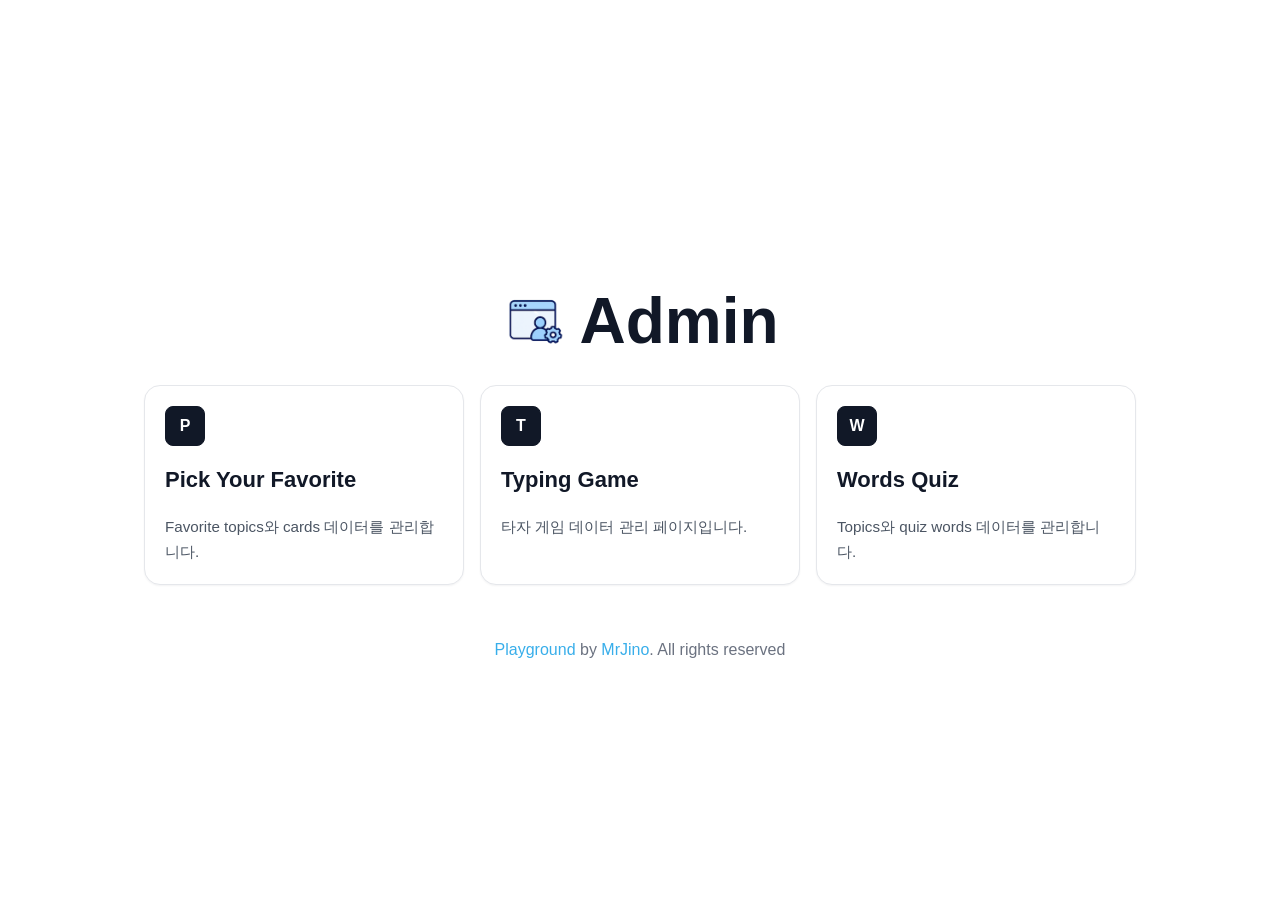
<file: admin/index.html>
<!doctype html>
<html lang="ko">
  <head>
    <meta charset="UTF-8" />
    <meta name="viewport" content="width=device-width, initial-scale=1.0" />
    <link rel="icon" href="../favicon.ico" type="image/x-icon" />
    <title>Playground Admin</title>
    <link rel="stylesheet" href="./styles.css" />
  </head>
  <body class="admin-home-body">
    <main class="admin-home-page">
      <div class="admin-home-inner">
        <header class="admin-home-header fade-in">
          <div class="admin-brand">
            <img src="../assets/icons/admin_icon.png" alt="" class="admin-brand__icon" aria-hidden="true" />
            <span class="admin-brand__text">
              <strong>Admin</strong>
            </span>
          </div>
        </header>

        <section class="admin-app-grid" aria-label="관리 페이지 메뉴">
          <a class="admin-app-card fade-in delay-1" href="./pick-your-favorite/">
            <div class="admin-app-card__icon">P</div>
            <h2>Pick Your Favorite</h2>
            <p>Favorite topics와 cards 데이터를 관리합니다.</p>
          </a>

          <a class="admin-app-card fade-in delay-2" href="./typing-game/">
            <div class="admin-app-card__icon">T</div>
            <h2>Typing Game</h2>
            <p>타자 게임 데이터 관리 페이지입니다.</p>
          </a>

          <a class="admin-app-card fade-in delay-3" href="./words-quiz/">
            <div class="admin-app-card__icon">W</div>
            <h2>Words Quiz</h2>
            <p>Topics와 quiz words 데이터를 관리합니다.</p>
          </a>
        </section>

        <footer class="admin-home-footer fade-in delay-1">
          <p class="admin-footer-text">
            <a href="../">Playground</a> by <a href="https://mrjino.github.io/" target="_blank" rel="noopener noreferrer">MrJino</a>. All rights reserved
          </p>
        </footer>
      </div>
    </main>
  </body>
</html>
</file>
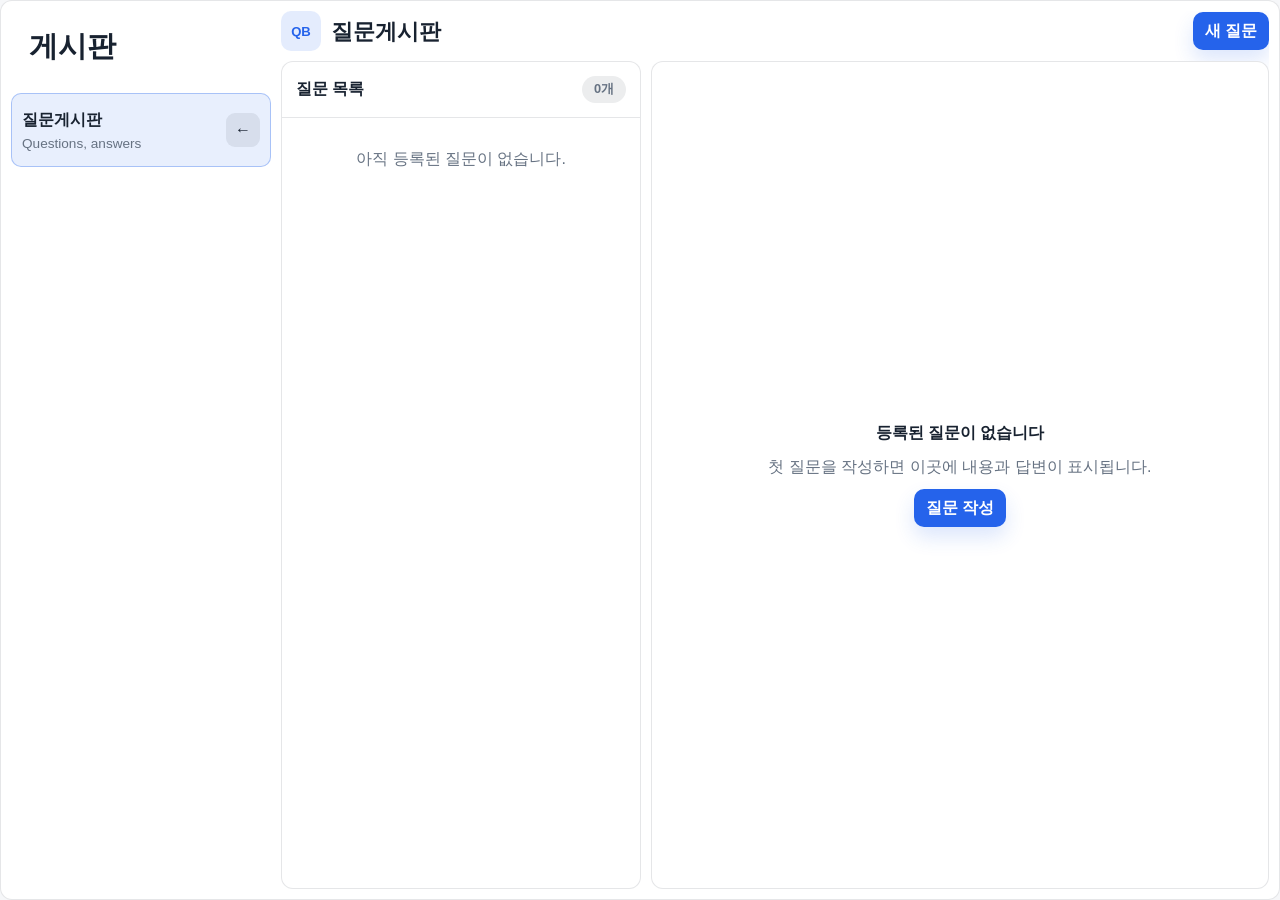
<file: board/index.html>
<!doctype html>
<html lang="ko">
  <head>
    <meta charset="UTF-8" />
    <meta name="viewport" content="width=device-width, initial-scale=1.0" />
    <link rel="icon" href="../favicon.ico" type="image/x-icon" />
    <title>게시판</title>
    <link rel="stylesheet" href="./styles.css" />
  </head>
  <body>
    <main class="board-page">
      <section class="board-admin-shell">
        <aside class="board-sidebar">
          <header class="board-header">
            <h1>게시판</h1>
          </header>

          <nav class="board-nav" aria-label="게시판 메뉴">
            <div class="board-nav-card is-active">
              <div class="board-nav-card__content">
                <strong>질문게시판</strong>
                <span>Questions, answers</span>
              </div>
              <a class="board-nav-card__link" id="backLink" href="../" aria-label="이전 앱으로 돌아가기" title="돌아가기">←</a>
            </div>
          </nav>
        </aside>

        <section class="board-content">
          <section class="board-panel">
            <div class="panel-top">
              <div class="panel-title">
                <span class="panel-title__icon" aria-hidden="true">QB</span>
                <h2>질문게시판</h2>
              </div>
              <button class="primary-button" id="newQuestionButton" type="button">새 질문</button>
            </div>

            <div class="board-workspace">
              <section class="data-panel question-list-panel" aria-label="질문 목록">
                <div class="panel-heading">
                  <h3>질문 목록</h3>
                  <span class="count-pill" id="questionCountText">0개</span>
                </div>
                <div class="item-list question-list" id="questionList"></div>
              </section>

              <section class="data-panel question-detail-panel" aria-label="질문 상세">
                <div class="empty-state" id="emptyState">
                  <h3>등록된 질문이 없습니다</h3>
                  <p>첫 질문을 작성하면 이곳에 내용과 답변이 표시됩니다.</p>
                  <button class="primary-button" id="emptyNewQuestionButton" type="button">질문 작성</button>
                </div>

                <article class="question-detail" id="questionDetail" hidden>
                  <div class="detail-top">
                    <div>
                      <p class="meta-line" id="questionMeta"></p>
                      <h3 id="questionTitle"></h3>
                    </div>
                    <button class="danger-button" id="deleteQuestionButton" type="button">삭제</button>
                  </div>
                  <p class="question-body" id="questionBody"></p>

                  <div class="answers-header">
                    <h3>답변</h3>
                    <span class="count-pill" id="answerCountText">0개</span>
                  </div>
                  <div class="answer-list" id="answerList"></div>

                  <form class="answer-form" id="answerForm">
                    <label>
                      <span>작성자</span>
                      <input id="answerAuthorInput" name="author" type="text" maxlength="30" placeholder="익명" />
                    </label>
                    <label>
                      <span>답변</span>
                      <textarea id="answerBodyInput" name="body" rows="4" required placeholder="답변을 입력하세요"></textarea>
                    </label>
                    <div class="form-actions">
                      <button class="primary-button" type="submit">답변 등록</button>
                    </div>
                  </form>
                </article>
              </section>
            </div>
          </section>
        </section>
      </section>
    </main>

    <dialog class="editor-dialog" id="questionDialog">
      <form class="editor-form" id="questionForm" method="dialog">
        <div class="form-title">
          <h3>질문 작성</h3>
          <span>질문게시판</span>
        </div>
        <label>
          <span>제목</span>
          <input id="questionTitleInput" name="title" type="text" maxlength="80" required placeholder="질문 제목" />
        </label>
        <label>
          <span>작성자</span>
          <input id="questionAuthorInput" name="author" type="text" maxlength="30" placeholder="익명" />
        </label>
        <label>
          <span>내용</span>
          <textarea id="questionBodyInput" name="body" rows="8" required placeholder="질문 내용을 입력하세요"></textarea>
        </label>
        <div class="form-actions">
          <button class="ghost-button" id="cancelQuestionButton" type="button">취소</button>
          <button class="primary-button" type="submit">등록</button>
        </div>
      </form>
    </dialog>

    <script src="./board.js"></script>
  </body>
</html>
</file>
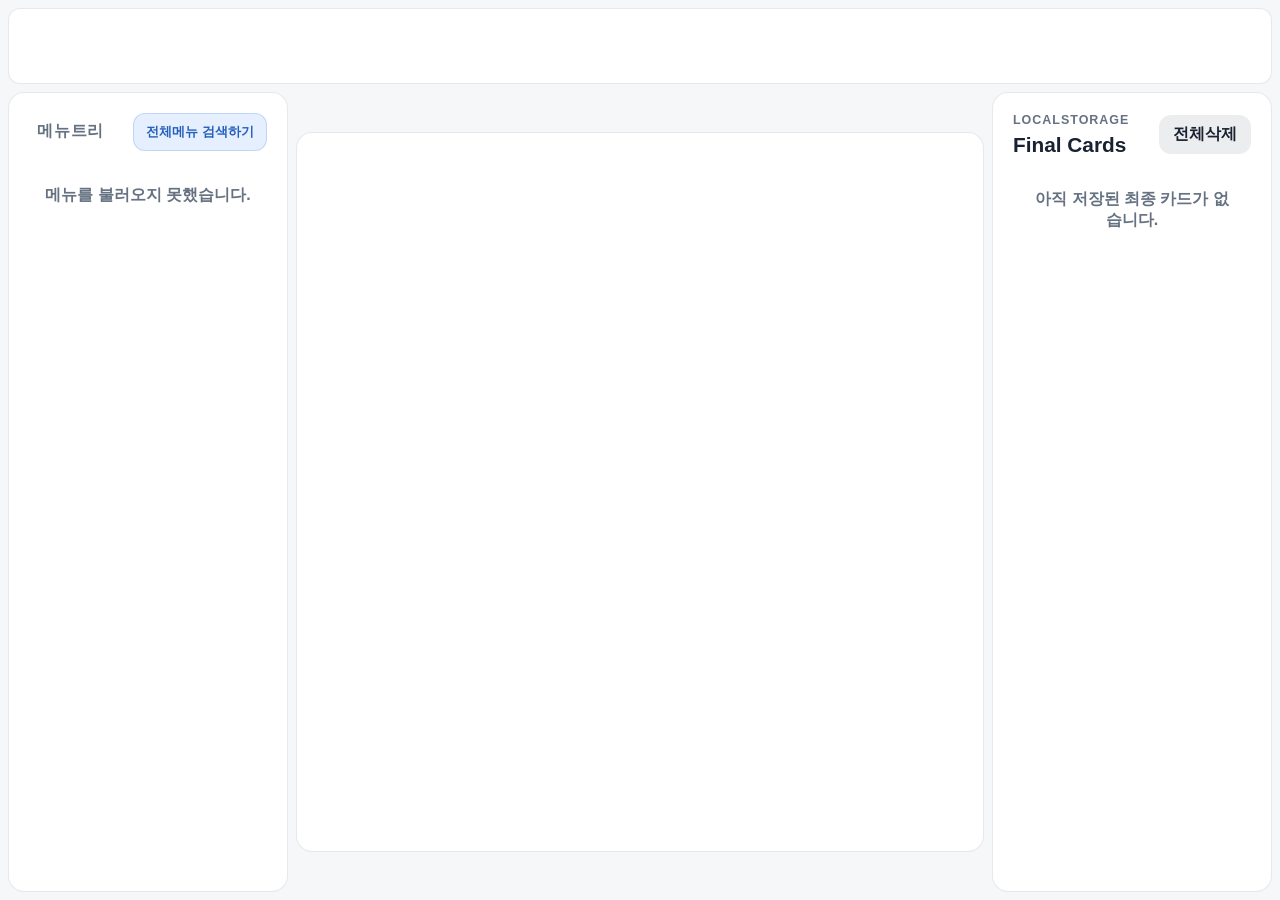
<file: pick-your-favorite/index.html>
<!doctype html>
<html lang="ko">
  <head>
    <meta charset="UTF-8" />
    <meta name="viewport" content="width=device-width, initial-scale=1.0" />
    <link rel="icon" href="../favicon.ico" type="image/x-icon" />
    <title>Pick your favorite</title>
    <link rel="stylesheet" href="./styles.css" />
    <script async src="https://pagead2.googlesyndication.com/pagead/js/adsbygoogle.js?client=ca-pub-2370597715066024" crossorigin="anonymous"></script>
  </head>
  <body>
    <main class="page">
      <header class="hero">
        <div class="hero-placeholder" id="heroPlaceholder" hidden>
          <a class="hero-placeholder__link" href="../" aria-label="홈으로 이동">
            <img class="hero-placeholder__image" src="../assets/icons/game.png" alt="Pick your favorite" />
          </a>
          <div class="hero-placeholder__content"></div>
          <a class="hero-action-button" href="../board/?from=pick-your-favorite">게시판</a>
          <fieldset class="country-filter" data-country-dropdown aria-label="국가 선택">
            <legend>국가</legend>
            <button class="country-filter__trigger" id="countryDropdownButton" type="button" aria-haspopup="listbox" aria-expanded="false">
              <span id="countryDropdownLabel">전체</span>
              <span class="country-filter__chevron" aria-hidden="true"></span>
            </button>
            <div class="country-filter__menu" role="listbox" aria-labelledby="countryDropdownButton" hidden>
              <button class="country-filter__option is-active" type="button" role="option" data-country-filter="all" aria-selected="true">전체</button>
              <button class="country-filter__option" type="button" role="option" data-country-filter="kr" aria-selected="false">한국</button>
              <button class="country-filter__option" type="button" role="option" data-country-filter="us" aria-selected="false">미국</button>
            </div>
          </fieldset>
          <div class="hero-language" data-language-dropdown>
            <button class="hero-language__trigger" id="languageDropdownButton" type="button" aria-haspopup="listbox" aria-expanded="false">
              <span id="languageDropdownLabel">한글</span>
              <span class="hero-language__chevron" aria-hidden="true"></span>
            </button>
            <div class="hero-language__menu" role="listbox" aria-labelledby="languageDropdownButton" hidden>
              <button class="hero-language__option is-active" type="button" role="option" data-language-option="ko" aria-selected="true">한글</button>
              <button class="hero-language__option" type="button" role="option" data-language-option="en" aria-selected="false">English</button>
            </div>
          </div>
        </div>
        <div class="pool-scroll" id="poolScroll">
          <div class="pool-grid" id="poolGrid"></div>
        </div>
      </header>

      <section class="content-layout">
        <aside class="menu-panel" id="menuPanel">
          <div class="menu-panel__header">
            <div class="menu-panel__title">메뉴트리</div>
            <button class="menu-panel__search" id="openMenuSearchButton" type="button">전체메뉴 검색하기</button>
          </div>
          <div id="menuList"></div>
        </aside>

        <section class="menu-browser-panel" id="menuBrowserPanel" hidden>
          <div class="menu-browser__top">
            <div>
              <h2>메뉴 선택</h2>
              <p>원하는 월드컵 메뉴를 골라 시작하세요.</p>
            </div>
            <label class="menu-search">
              <span>메뉴 검색</span>
              <input id="menuSearchInput" type="search" placeholder="예: 미국, 2020, 여가수" autocomplete="off" />
            </label>
          </div>
          <div class="menu-browser-grid" id="menuBrowserGrid"></div>
        </section>

        <section class="battle-panel" id="battlePanel">
          <div class="battle-top">
            <h2 id="battleTitle"></h2>
            <div class="progress" id="progressText"></div>
          </div>

          <div class="battle-intro" id="battleIntroPanel" hidden>
            <h3 id="battleIntroTitle">배틀 준비 완료</h3>
            <button class="battle-intro__start" id="battleStartButton" type="button">배틀시작</button>
          </div>

          <div class="battle-grid" id="battleGrid" hidden>
            <article class="battle-card" data-side="left" id="leftCard" role="button" tabindex="0">
              <img class="battle-card__image" id="leftImage" alt="" />
              <h3 id="leftTitle"></h3>
              <p id="leftText"></p>
              <div class="battle-card__source" id="leftSource"></div>
            </article>

            <article class="battle-card" data-side="right" id="rightCard" role="button" tabindex="0">
              <img class="battle-card__image" id="rightImage" alt="" />
              <h3 id="rightTitle"></h3>
              <p id="rightText"></p>
              <div class="battle-card__source" id="rightSource"></div>
            </article>
          </div>
        </section>

        <aside class="history-panel" id="historyPanel">
          <section class="history-section history-section--ranking" id="menuRankingSection" hidden>
            <div class="history-panel__top">
              <div>
                <div class="history-panel__eyebrow">Ranking</div>
                <h2 class="history-panel__title">메뉴 랭킹</h2>
              </div>
              <a class="ranking-link" id="rankingButton" href="./ranking/?menu=boy-idol">전체보기</a>
            </div>
            <div class="ranking-list ranking-list--panel" id="menuRankingList" aria-live="polite"></div>
          </section>

          <section class="history-section history-section--local">
            <div class="history-panel__top">
              <div>
                <div class="history-panel__eyebrow">LocalStorage</div>
                <h2 class="history-panel__title">Final Cards</h2>
              </div>
              <button class="history-panel__clear" id="clearHistoryButton" type="button">전체삭제</button>
            </div>
            <div class="history-list" id="historyList"></div>
          </section>
        </aside>
      </section>

      <nav class="mobile-nav" aria-label="모바일 패널 메뉴">
        <button class="mobile-nav__button" id="openMobileSearchButton" type="button" aria-controls="menuBrowserPanel">
          <span class="mobile-nav__icon mobile-nav__icon--search"></span>
          <span>검색</span>
        </button>
        <button class="mobile-nav__button" id="openMobileMenuButton" type="button" aria-controls="menuPanel" aria-expanded="false">
          <span class="mobile-nav__icon mobile-nav__icon--menu"></span>
          <span>메뉴</span>
        </button>
        <button class="mobile-nav__button" id="openMobileHistoryButton" type="button" aria-controls="historyPanel" aria-expanded="false">
          <span class="mobile-nav__icon mobile-nav__icon--history"></span>
          <span>기록</span>
        </button>
      </nav>
    </main>

    <div class="mobile-panel-backdrop" id="mobilePanelBackdrop" hidden></div>

    <div class="confirm-modal" id="confirmModal" hidden>
      <div class="confirm-modal__backdrop" data-close-confirm-modal></div>
      <div class="confirm-modal__dialog" role="dialog" aria-modal="true" aria-labelledby="confirmModalTitle" aria-describedby="confirmModalMessage">
        <h2 class="confirm-modal__title" id="confirmModalTitle">삭제 확인</h2>
        <p class="confirm-modal__message" id="confirmModalMessage">정말 삭제하시겠습니까?</p>
        <div class="confirm-modal__actions">
          <button class="confirm-modal__button confirm-modal__button--secondary" id="cancelConfirmButton" type="button">아니오</button>
          <button class="confirm-modal__button confirm-modal__button--primary" id="acceptConfirmButton" type="button">예</button>
        </div>
      </div>
    </div>

    <script src="../shared/cloudflare-api.js"></script>
    <script src="./main.js"></script>
  </body>
</html>
</file>
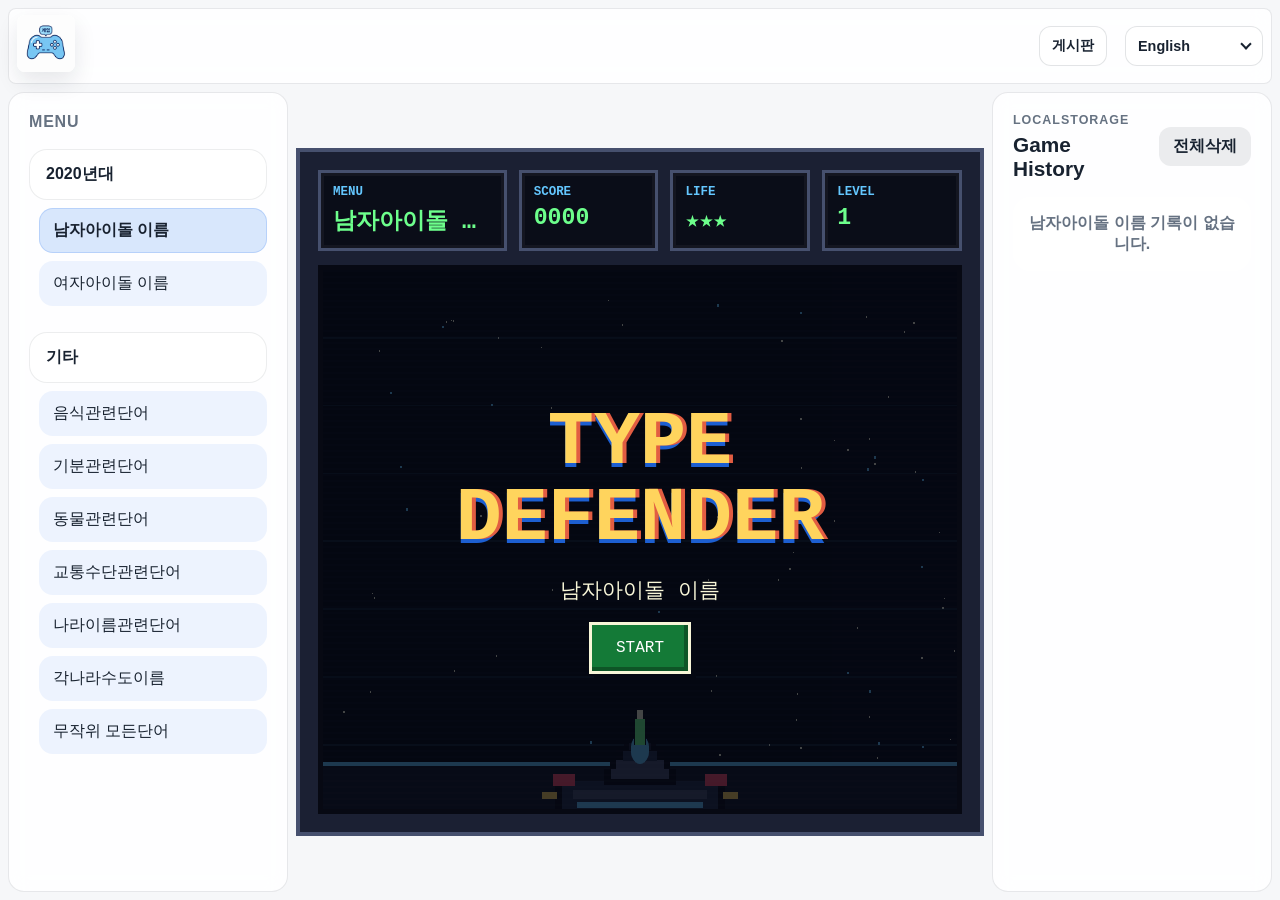
<file: typing-game/index.html>
<!doctype html>
<html lang="ko">
  <head>
    <meta charset="UTF-8" />
    <meta name="viewport" content="width=device-width, initial-scale=1.0" />
    <link rel="icon" href="../favicon.ico" type="image/x-icon" />
    <title>Typing Defender</title>
    <link rel="stylesheet" href="./styles.css" />
  </head>
  <body>
    <main class="game-shell">
      <header class="hero">
        <div class="hero-placeholder" id="heroPlaceholder">
          <a class="hero-placeholder__link" href="../" aria-label="홈으로 이동">
            <img class="hero-placeholder__image" src="../assets/icons/game.png" alt="8-bit Typing Defender" />
          </a>
          <div class="hero-placeholder__content"></div>
          <div class="hero-actions">
            <a class="hero-action-button" href="../board/?from=typing-game">게시판</a>
          </div>
          <div class="hero-language" data-language-dropdown>
            <button class="hero-language__trigger" id="languageDropdownButton" type="button" aria-haspopup="listbox" aria-expanded="false">
              <span id="languageDropdownLabel">한글</span>
              <span class="hero-language__chevron" aria-hidden="true"></span>
            </button>
            <div class="hero-language__menu" role="listbox" aria-labelledby="languageDropdownButton" hidden>
              <button class="hero-language__option is-active" type="button" role="option" data-language-option="ko" aria-selected="true">한글</button>
              <button class="hero-language__option" type="button" role="option" data-language-option="en" aria-selected="false">English</button>
            </div>
          </div>
        </div>
      </header>

      <aside class="menu-panel" id="menuPanel" aria-label="타자 게임 메뉴">
        <div class="menu-panel__header">
          <div class="menu-panel__title">Menu</div>
        </div>
        <div class="menu-list">
          <section class="menu-section">
            <div class="menu-group">2020년대</div>
            <div class="submenu">
              <button class="menu-item is-active" type="button" data-word-menu="boy-idol-name" aria-current="true">남자아이돌 이름</button>
              <button class="menu-item" type="button" data-word-menu="girl-idol-name" aria-current="false">여자아이돌 이름</button>
            </div>
          </section>
          <section class="menu-section">
            <div class="menu-group">기타</div>
            <div class="submenu">
              <button class="menu-item" type="button" data-word-menu="food" aria-current="false">음식관련단어</button>
              <button class="menu-item" type="button" data-word-menu="mood" aria-current="false">기분관련단어</button>
              <button class="menu-item" type="button" data-word-menu="animal" aria-current="false">동물관련단어</button>
              <button class="menu-item" type="button" data-word-menu="transport" aria-current="false">교통수단관련단어</button>
              <button class="menu-item" type="button" data-word-menu="country" aria-current="false">나라이름관련단어</button>
              <button class="menu-item" type="button" data-word-menu="capital" aria-current="false">각나라수도이름</button>
              <button class="menu-item" type="button" data-word-menu="all" aria-current="false">무작위 모든단어</button>
            </div>
          </section>
        </div>
      </aside>

      <section class="game-card" aria-label="타자연습 미사일 게임">
        <div class="hud">
          <div class="hud__item hud__item--menu">
            <span class="hud__label">MENU</span>
            <strong id="selectedMenuText">남자아이돌 이름</strong>
          </div>
          <div class="hud__item">
            <span class="hud__label">SCORE</span>
            <strong id="scoreText">0000</strong>
          </div>
          <div class="hud__item">
            <span class="hud__label">LIFE</span>
            <strong id="lifeText">★★★</strong>
          </div>
          <div class="hud__item">
            <span class="hud__label">LEVEL</span>
            <strong id="levelText">1</strong>
          </div>
        </div>

        <div class="screen-wrap">
          <canvas id="gameCanvas" width="960" height="620" aria-label="상단에서 글자가 내려오는 게임 화면"></canvas>
          <div class="scanlines"></div>
          <label class="input-catcher">
            <input
              id="typingInput"
              name="typingGameInput"
              type="search"
              inputmode="search"
              enterkeyhint="done"
              autocomplete="off"
              autocapitalize="off"
              autocorrect="off"
              spellcheck="false"
              placeholder="단어 입력"
              readonly
              onfocus="this.removeAttribute('readonly')"
            />
          </label>
          <div class="start-panel" id="startPanel">
            <h1>TYPE DEFENDER</h1>
            <p id="startPanelMenuText">남자아이돌 이름</p>
            <button id="startButton" type="button">START</button>
          </div>
          <div class="game-over-panel" id="gameOverPanel" hidden>
            <h2>GAME OVER</h2>
            <p id="finalScoreText">SCORE 0000</p>
            <button id="restartButton" type="button">RESTART</button>
          </div>
        </div>
      </section>

      <aside class="history-panel" id="historyPanel" aria-label="타자 게임 기록">
        <section class="history-section history-section--local">
          <div class="history-panel__top">
            <div>
              <div class="history-panel__eyebrow">LocalStorage</div>
              <h2 class="history-panel__title">Game History</h2>
            </div>
            <button class="history-panel__clear" id="clearHistoryButton" type="button">전체삭제</button>
          </div>
          <div class="history-list" id="historyList"></div>
        </section>
      </aside>

      <nav class="mobile-nav" aria-label="모바일 패널 메뉴">
        <button class="mobile-nav__button" id="openMobileMenuButton" type="button" aria-controls="menuPanel" aria-expanded="false">
          <span class="mobile-nav__icon mobile-nav__icon--menu"></span>
          <span>메뉴</span>
        </button>
        <button class="mobile-nav__button" id="openMobileHistoryButton" type="button" aria-controls="historyPanel" aria-expanded="false">
          <span class="mobile-nav__icon mobile-nav__icon--history"></span>
          <span>기록</span>
        </button>
      </nav>
    </main>

    <div class="mobile-panel-backdrop" id="mobilePanelBackdrop" hidden></div>

    <div class="confirm-modal" id="confirmModal" hidden>
      <div class="confirm-modal__backdrop" data-close-confirm-modal></div>
      <div class="confirm-modal__dialog" role="dialog" aria-modal="true" aria-labelledby="confirmModalTitle">
        <h2 class="confirm-modal__title" id="confirmModalTitle">새 게임</h2>
        <p class="confirm-modal__message" id="confirmModalMessage"></p>
        <div class="confirm-modal__actions">
          <button class="confirm-modal__button confirm-modal__button--secondary" id="cancelConfirmButton" type="button">아니오</button>
          <button class="confirm-modal__button confirm-modal__button--primary" id="acceptConfirmButton" type="button">예</button>
        </div>
      </div>
    </div>

    <script src="../shared/cloudflare-api.js"></script>
    <script src="./game.js"></script>
  </body>
</html>
</file>
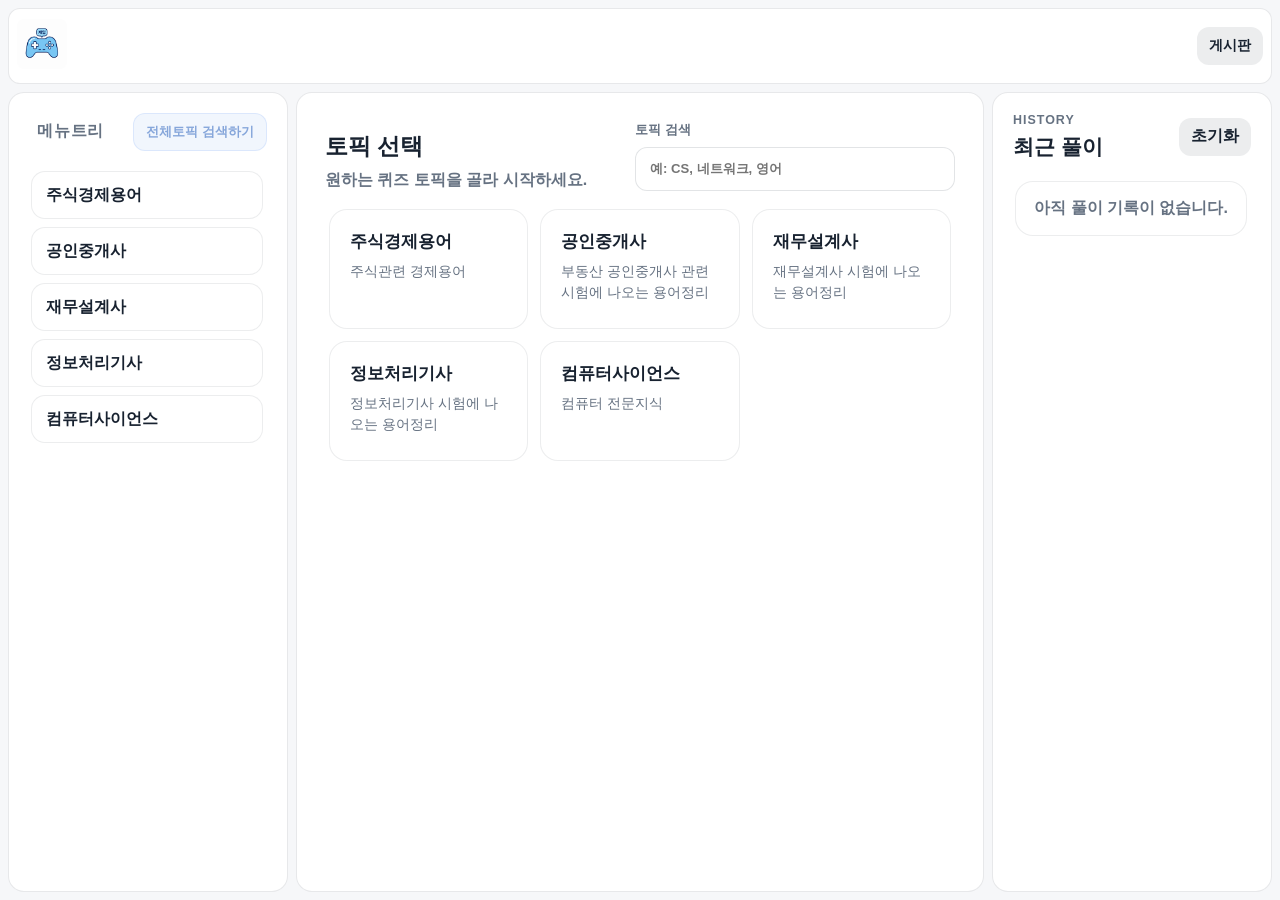
<file: words-quiz/index.html>
<!doctype html>
<html lang="ko">
  <head>
    <meta charset="UTF-8" />
    <meta name="viewport" content="width=device-width, initial-scale=1.0" />
    <link rel="icon" href="../favicon.ico" type="image/x-icon" />
    <title>Words Quiz</title>
    <link rel="stylesheet" href="./styles.css" />
  </head>
  <body>
    <main class="page">
      <header class="hero">
        <div class="hero-placeholder">
          <a class="hero-placeholder__link" href="../" aria-label="홈으로 이동">
            <img class="hero-placeholder__image" src="../assets/icons/game.png" alt="Words Quiz" />
          </a>
          <div class="hero-placeholder__content"></div>
          <div class="hero-actions">
            <a class="hero-action-button" href="../board/?from=words-quiz">게시판</a>
          </div>
        </div>
      </header>

      <section class="content-layout">
        <aside class="menu-panel" aria-label="단어 목록">
          <div class="menu-panel__header">
            <div class="menu-panel__title">메뉴트리</div>
            <button class="menu-panel__search" id="openTopicSearchButton" type="button">전체토픽 검색하기</button>
          </div>
          <div class="topic-list" id="topicList"></div>
        </aside>

        <section class="topic-browser-panel" id="topicBrowserPanel" hidden>
          <div class="topic-browser__top">
            <div>
              <h2>토픽 선택</h2>
              <p>원하는 퀴즈 토픽을 골라 시작하세요.</p>
            </div>
            <label class="topic-search">
              <span>토픽 검색</span>
              <input id="topicSearchInput" type="search" placeholder="예: CS, 네트워크, 영어" autocomplete="off" />
            </label>
          </div>
          <div class="topic-browser-grid" id="topicBrowserGrid"></div>
        </section>

        <section class="battle-panel quiz-card" aria-live="polite">
          <div class="quiz-intro" id="quizIntroPanel">
            <h2 id="quizIntroTitle"></h2>
            <button class="quiz-intro__start" id="quizStartButton" type="button" disabled>퀴즈시작</button>
          </div>

          <div class="quiz-play-area" id="quizPlayArea" hidden>
            <div class="prompt-card">
              <strong id="abbreviationText">API</strong>
            </div>

            <form class="answer-form" id="answerForm">
              <div class="answer-row">
                <div class="answer-inputs" id="answerInputs"></div>
              </div>
              <button class="primary-button answer-submit" type="submit" form="answerForm">확인</button>
            </form>

            <div class="feedback" id="feedbackBox" hidden>
              <div class="feedback__result" id="feedbackResult"></div>
              <div class="feedback__answer" id="feedbackAnswer"></div>
              <div class="description-panel">
                <button class="description-edit-button" id="descriptionEditButton" type="button" aria-label="설명 편집" title="설명 편집" hidden>✎</button>
                <p id="descriptionText"></p>
              </div>
            </div>

            <div class="quiz-actions">
              <div class="round-meta">
                <span id="roundText">1 / 1</span>
                <span id="accuracyText">정답률 0%</span>
              </div>
              <div class="quiz-actions__controls">
                <button class="ghost-button" id="skipButton" type="button">건너뛰기</button>
                <button class="ghost-button" id="hintButton" type="button">힌트</button>
              </div>
            </div>
          </div>
        </section>

        <aside class="history-panel" aria-label="풀이 기록">
          <section class="history-section history-section--local">
            <div class="history-panel__top">
              <div>
                <p class="history-panel__eyebrow">History</p>
                <h2 class="history-panel__title">최근 풀이</h2>
              </div>
              <button class="ghost-button" id="resetButton" type="button">초기화</button>
            </div>
            <div class="history-list" id="historyList"></div>
          </section>
        </aside>
      </section>
    </main>

    <dialog class="description-dialog" id="descriptionEditDialog">
      <form class="description-dialog__form" id="descriptionEditForm" method="dialog">
        <div class="description-dialog__top">
          <h2>설명 편집</h2>
          <button class="description-dialog__close" id="descriptionEditCancelButton" type="button" aria-label="닫기">×</button>
        </div>
        <textarea id="descriptionEditInput" rows="8" aria-label="설명"></textarea>
        <p class="description-dialog__message" id="descriptionEditMessage" aria-live="polite"></p>
        <div class="description-dialog__actions">
          <button class="ghost-button" type="button" id="descriptionEditCancelAction">취소</button>
          <button class="primary-button" type="submit">저장</button>
        </div>
      </form>
    </dialog>

    <script src="../shared/cloudflare-api.js"></script>
    <script src="./game.js"></script>
  </body>
</html>
</file>
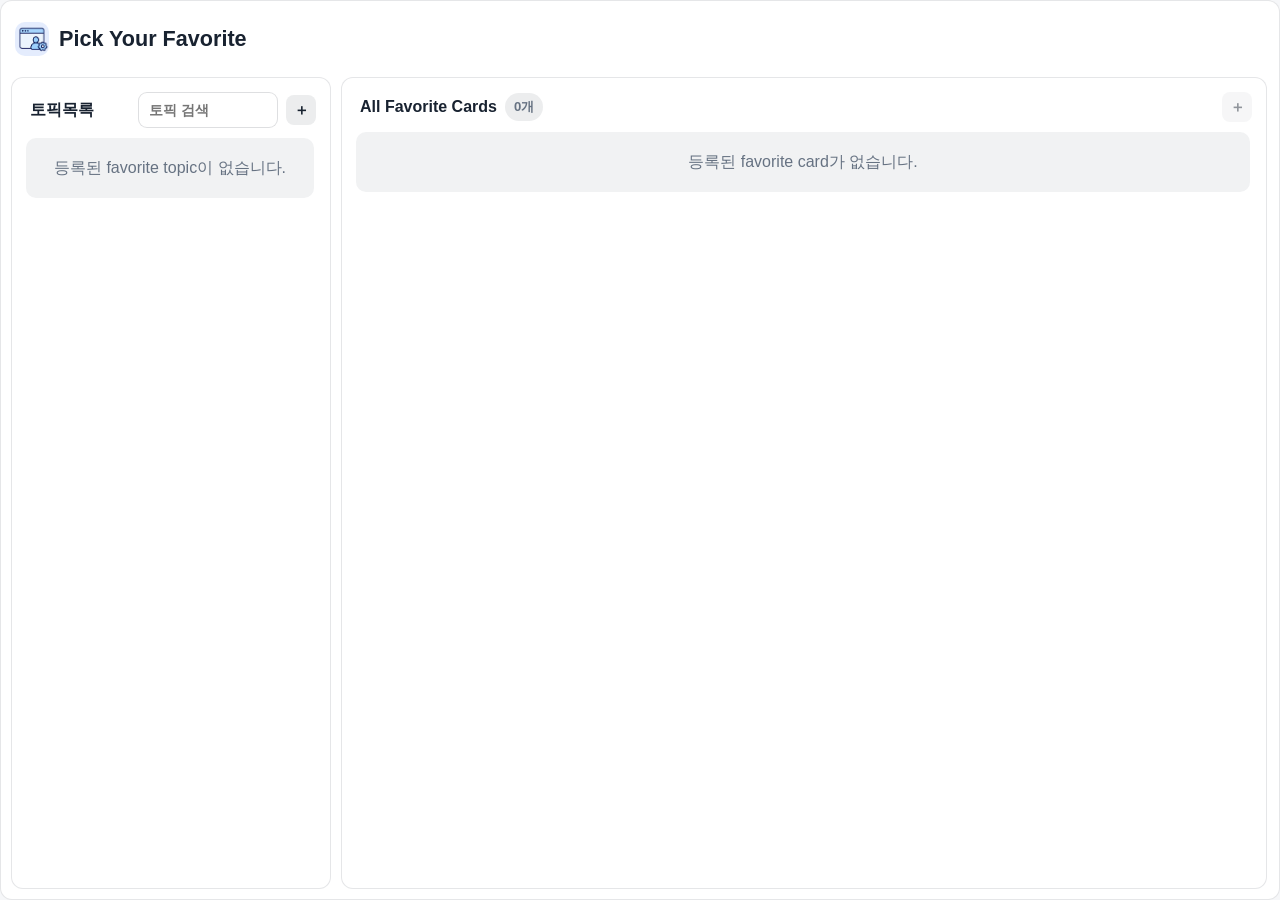
<file: admin/pick-your-favorite/index.html>
<!doctype html>
<html lang="ko">
  <head>
    <meta charset="UTF-8" />
    <meta name="viewport" content="width=device-width, initial-scale=1.0" />
    <link rel="icon" href="../../favicon.ico" type="image/x-icon" />
    <title>Pick Your Favorite Admin</title>
    <link rel="stylesheet" href="../../shared/favorite-card-preview.css" />
    <link rel="stylesheet" href="styles.css" />
  </head>
  <body data-admin-module="pick-your-favorite">
    <main class="admin-page">
      <section class="admin-shell">
        <section class="admin-content">
          <section class="module-panel" id="favoritePanel" data-module-panel="pick-your-favorite">
            <div class="panel-top">
              <a class="panel-title" href="../" aria-label="Admin 홈으로 이동">
                <img class="panel-title__icon" src="../../assets/icons/admin_icon.png" alt="" aria-hidden="true" />
                <h2>Pick Your Favorite</h2>
              </a>
            </div>

            <div class="workspace-grid">
              <section class="data-panel">
                <div class="panel-heading">
                  <h3>토픽목록</h3>
                  <div class="panel-heading__actions">
                    <label class="panel-filter">
                      <span>Topic filter</span>
                      <input id="favoriteTopicFilterInput" type="search" placeholder="토픽 검색" autocomplete="off" />
                    </label>
                    <button class="icon-button" id="newFavoriteTopicButton" type="button" aria-label="새 favorite topic" title="새 favorite topic">＋</button>
                  </div>
                </div>
                <div class="item-list" id="favoriteTopicList"></div>
              </section>

              <section class="data-panel words-panel">
                <div class="panel-heading">
                  <div class="panel-heading__title">
                    <h3 id="favoriteCardListTitle">Favorite Cards</h3>
                    <span class="count-pill" id="favoriteCardCountText">0개</span>
                  </div>
                  <div class="panel-heading__actions">
                    <button class="icon-button" id="newFavoriteCardButton" type="button" aria-label="새 favorite card" title="새 favorite card">＋</button>
                  </div>
                </div>
                <div class="item-list favorite-card-grid" id="favoriteCardList"></div>
              </section>
            </div>
          </section>
        </section>
      </section>
    </main>

    <dialog class="editor-dialog" id="favoriteTopicDialog">
      <form class="editor-form" id="favoriteTopicForm" method="dialog">
        <div class="form-title">
          <h3>Favorite Topic 편집</h3>
          <span id="favoriteTopicModeText">새 favorite topic</span>
        </div>
        <input id="favoriteTopicIdInput" name="id" type="hidden" />
        <div class="form-row">
          <label>
            <span>Value</span>
            <input id="favoriteTopicValueInput" name="value" type="text" required />
          </label>
          <label>
            <span>Era</span>
            <input id="favoriteTopicEraInput" name="era" type="number" inputmode="numeric" />
          </label>
        </div>
        <label>
          <span>Label</span>
          <input id="favoriteTopicLabelInput" name="label" type="text" required />
        </label>
        <label>
          <span>Category</span>
          <input id="favoriteTopicCategoryInput" name="category" type="text" />
        </label>
        <div class="form-row">
          <label>
            <span>Country</span>
            <input id="favoriteTopicCountryInput" name="country" type="text" />
          </label>
          <label>
            <span>Icon</span>
            <input id="favoriteTopicIconInput" name="icon" type="text" />
          </label>
        </div>
        <div class="form-actions">
          <button class="danger-button" id="deleteFavoriteTopicButton" type="button" disabled>삭제</button>
          <button class="ghost-button" id="cancelFavoriteTopicButton" type="button">취소</button>
          <button class="primary-button" type="submit">저장</button>
        </div>
      </form>
    </dialog>

    <dialog class="editor-dialog" id="favoriteCardDialog">
      <form class="editor-form" id="favoriteCardForm" method="dialog">
        <div class="form-title">
          <h3>Favorite 카드편집</h3>
        </div>
        <input id="favoriteCardIdInput" name="id" type="hidden" />
        <div class="favorite-card-editor-layout">
          <div class="favorite-card-image-preview" id="favoriteCardImagePreview" aria-hidden="true"></div>
          <div class="favorite-card-editor-fields">
            <label>
              <span>Topic</span>
              <input id="favoriteCardTopicInput" name="topicId" type="hidden" required />
              <div class="custom-select" id="favoriteCardTopicSelect">
                <button class="custom-select__button" id="favoriteCardTopicSelectButton" type="button" aria-haspopup="listbox" aria-expanded="false">
                  Topic 선택
                </button>
                <div class="custom-select__menu" id="favoriteCardTopicSelectMenu" role="listbox" hidden></div>
              </div>
            </label>
            <label>
              <span>Name</span>
              <input id="favoriteCardNameInput" name="name" type="text" required />
            </label>
            <label>
              <span>Description</span>
              <textarea id="favoriteCardDescriptionInput" name="description" rows="2"></textarea>
            </label>
            <label>
              <span>Profile</span>
              <textarea id="favoriteCardProfileInput" name="profile" rows="4"></textarea>
            </label>
            <label>
              <span>Image</span>
              <textarea id="favoriteCardImageInput" name="image" rows="2"></textarea>
            </label>
            <div class="form-actions">
              <button class="ghost-button" id="cancelFavoriteCardButton" type="button">취소</button>
              <button class="primary-button" type="submit">저장</button>
            </div>
          </div>
        </div>
      </form>
    </dialog>

    <dialog class="confirm-dialog" id="deleteFavoriteCardDialog">
      <div class="confirm-dialog__content">
        <h3>Favorite Card 삭제</h3>
        <p id="deleteFavoriteCardMessage">선택한 favorite card를 삭제할까요?</p>
        <div class="form-actions">
          <button class="ghost-button" id="cancelDeleteFavoriteCardButton" type="button">취소</button>
          <button class="danger-button" id="confirmDeleteFavoriteCardButton" type="button">삭제</button>
        </div>
      </div>
    </dialog>

    <script src="../../shared/cloudflare-api.js"></script>
    <script src="../../shared/favorite-card-preview.js"></script>
    <script src="main.js"></script>
  </body>
</html>
</file>
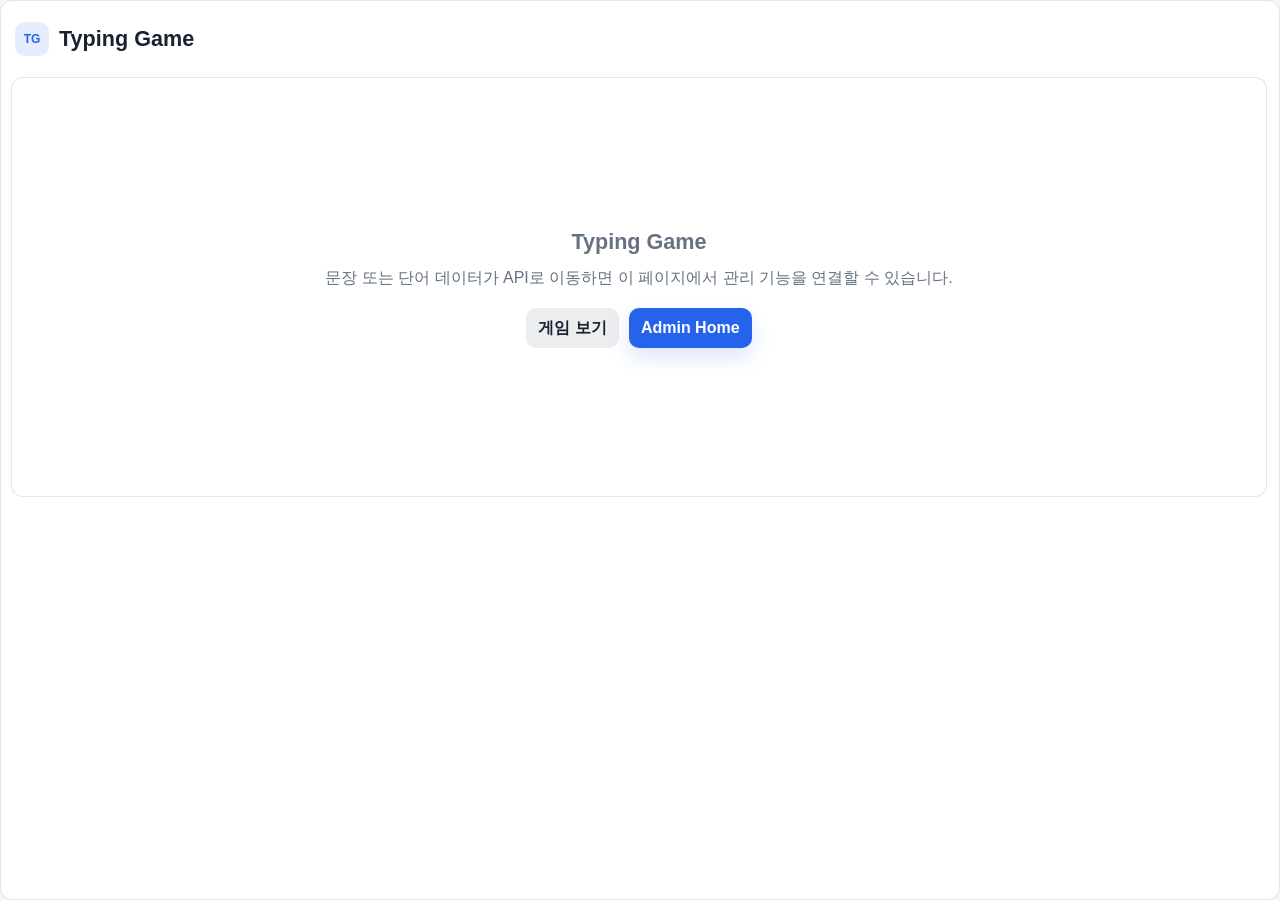
<file: admin/typing-game/index.html>
<!doctype html>
<html lang="ko">
  <head>
    <meta charset="UTF-8" />
    <meta name="viewport" content="width=device-width, initial-scale=1.0" />
    <link rel="icon" href="../../favicon.ico" type="image/x-icon" />
    <title>Typing Game Admin</title>
    <link rel="stylesheet" href="../styles.css" />
  </head>
  <body>
    <main class="admin-page">
      <section class="admin-shell">
        <section class="admin-content">
          <section class="module-panel">
            <div class="panel-top">
              <div class="panel-title">
                <span class="panel-title__icon" aria-hidden="true">TG</span>
                <h2>Typing Game</h2>
              </div>
            </div>

            <div class="empty-module">
              <h2>Typing Game</h2>
              <p>문장 또는 단어 데이터가 API로 이동하면 이 페이지에서 관리 기능을 연결할 수 있습니다.</p>
              <div class="empty-module__actions">
                <a class="ghost-button" href="../../main/typing-game/">게임 보기</a>
                <a class="primary-button" href="../">Admin Home</a>
              </div>
            </div>
          </section>
        </section>
      </section>
    </main>
  </body>
</html>
</file>
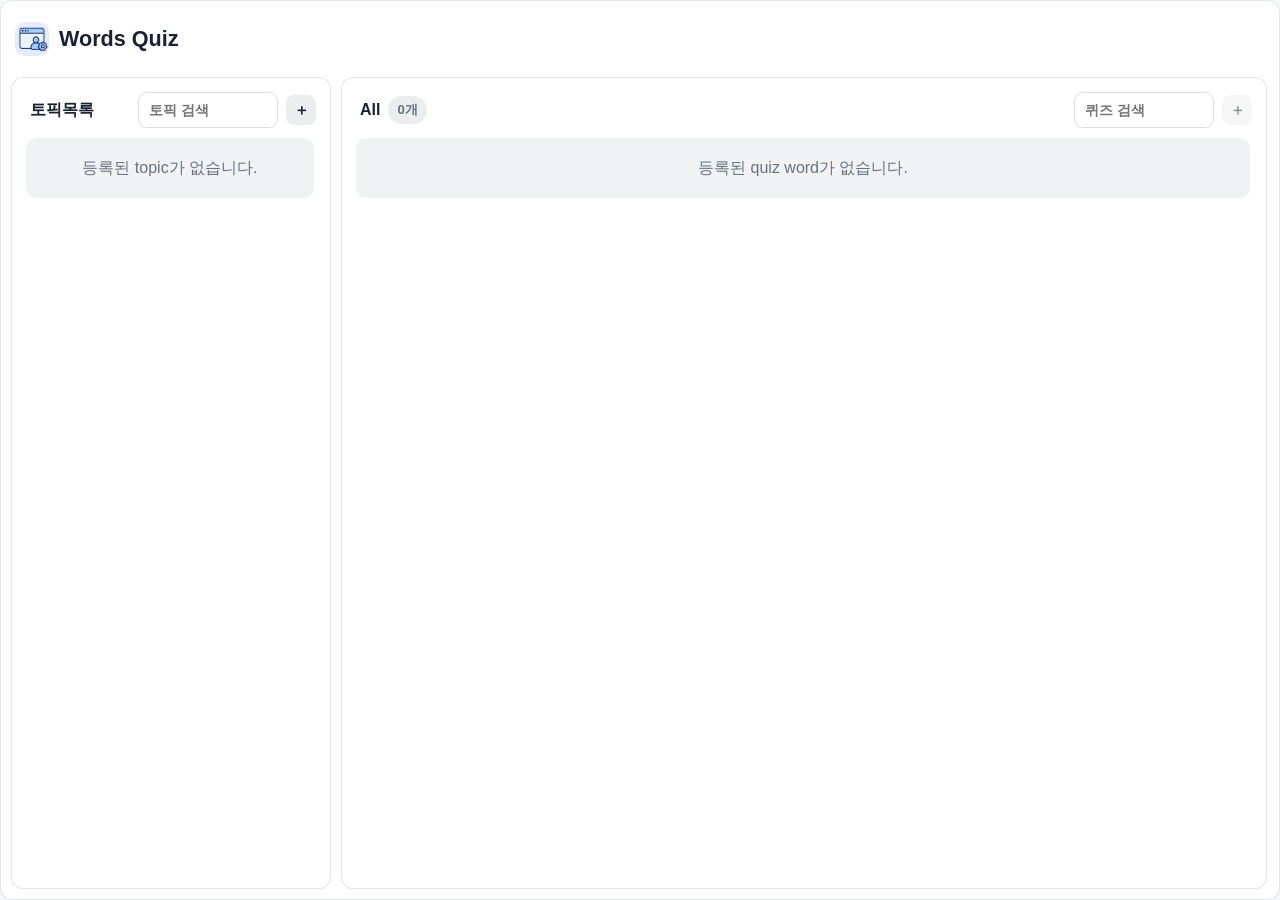
<file: admin/words-quiz/index.html>
<!doctype html>
<html lang="ko">
  <head>
    <meta charset="UTF-8" />
    <meta name="viewport" content="width=device-width, initial-scale=1.0" />
    <link rel="icon" href="../../favicon.ico" type="image/x-icon" />
    <title>Words Quiz Admin</title>
    <link rel="stylesheet" href="../styles.css" />
  </head>
  <body data-admin-module="words-quiz">
    <main class="admin-page">
      <section class="admin-shell">
        <section class="admin-content">
          <section class="module-panel" id="wordsQuizPanel" data-module-panel="words-quiz">
            <div class="panel-top">
              <a class="panel-title" href="../" aria-label="Admin 홈으로 이동">
                <img class="panel-title__icon" src="../../assets/icons/admin_icon.png" alt="" aria-hidden="true" />
                <h2>Words Quiz</h2>
              </a>
            </div>

            <div class="workspace-grid">
              <section class="data-panel">
                <div class="panel-heading">
                  <h3>토픽목록</h3>
                  <div class="panel-heading__actions">
                    <label class="panel-filter">
                      <span>Topic filter</span>
                      <input id="topicFilterInput" type="search" placeholder="토픽 검색" autocomplete="off" />
                    </label>
                    <button class="icon-button" id="newTopicButton" type="button" aria-label="새 topic" title="새 topic">＋</button>
                  </div>
                </div>
                <div class="item-list" id="topicList"></div>
              </section>

              <section class="data-panel words-panel">
                <div class="panel-heading">
                  <div class="panel-heading__title">
                    <h3 id="wordListTitle">Quiz Words</h3>
                    <span class="count-pill" id="wordCountText">0개</span>
                  </div>
                  <div class="panel-heading__actions">
                    <label class="panel-filter">
                      <span>Quiz filter</span>
                      <input id="wordFilterInput" type="search" placeholder="퀴즈 검색" autocomplete="off" />
                    </label>
                    <button class="icon-button" id="newWordButton" type="button" aria-label="새 quiz word" title="새 quiz word">＋</button>
                  </div>
                </div>
                <div class="item-list word-list" id="wordList"></div>
              </section>
            </div>
          </section>
        </section>
      </section>
    </main>

    <dialog class="editor-dialog" id="topicDialog">
      <form class="editor-form" id="topicForm" method="dialog">
        <div class="form-title">
          <h3>Topic 편집</h3>
          <span id="topicModeText">새 topic</span>
        </div>
        <input id="topicIdInput" name="id" type="hidden" />
        <label>
          <span>Title</span>
          <input id="topicTitleInput" name="title" type="text" required />
        </label>
        <label>
          <span>Description</span>
          <textarea id="topicDescriptionInput" name="description" rows="3"></textarea>
        </label>
        <div class="form-actions">
          <button class="danger-button" id="deleteTopicButton" type="button" disabled>삭제</button>
          <button class="ghost-button" id="cancelTopicButton" type="button">취소</button>
          <button class="primary-button" type="submit">저장</button>
        </div>
      </form>
    </dialog>

    <dialog class="editor-dialog" id="wordDialog">
      <form class="editor-form" id="wordForm" method="dialog">
        <div class="form-title">
          <h3>Quiz Word 편집</h3>
          <span id="wordModeText">새 quiz word</span>
        </div>
        <input id="wordIdInput" name="id" type="hidden" />
        <label>
          <span>Topic</span>
          <input id="wordTopicInput" name="topicId" type="hidden" required />
          <div class="custom-select" id="wordTopicSelect">
            <button class="custom-select__button" id="wordTopicSelectButton" type="button" aria-haspopup="listbox" aria-expanded="false">Topic 선택</button>
            <div class="custom-select__menu" id="wordTopicSelectMenu" role="listbox" hidden></div>
          </div>
        </label>
        <div class="form-row">
          <label>
            <span>Abbreviation</span>
            <input id="abbreviationInput" name="abbreviation" type="text" required />
          </label>
          <label>
            <span>Full name</span>
            <input id="fullNameInput" name="fullName" type="text" required />
          </label>
        </div>
        <label>
          <span>Description</span>
          <textarea id="wordDescriptionInput" name="description" rows="5"></textarea>
        </label>
        <div class="form-actions">
          <button class="ghost-button" id="cancelWordButton" type="button">취소</button>
          <button class="primary-button" type="submit">저장</button>
        </div>
      </form>
    </dialog>

    <dialog class="confirm-dialog" id="deleteWordDialog">
      <div class="confirm-dialog__content">
        <h3>Quiz Word 삭제</h3>
        <p id="deleteWordMessage">선택한 quiz word를 삭제할까요?</p>
        <div class="form-actions">
          <button class="ghost-button" id="cancelDeleteWordButton" type="button">취소</button>
          <button class="danger-button" id="confirmDeleteWordButton" type="button">삭제</button>
        </div>
      </div>
    </dialog>

    <dialog class="detail-dialog" id="wordDetailDialog">
      <div class="detail-dialog__content">
        <div class="detail-dialog__top">
          <div>
            <h3 id="wordDetailAbbreviation">Quiz Word</h3>
          </div>
          <button class="icon-button" id="closeWordDetailButton" type="button" aria-label="닫기" title="닫기">×</button>
        </div>
        <dl class="detail-list">
          <div>
            <dt>Full name</dt>
            <dd id="wordDetailFullName"></dd>
          </div>
          <div>
            <dt>Description</dt>
            <dd id="wordDetailDescription"></dd>
          </div>
        </dl>
      </div>
    </dialog>

    <script src="../../shared/cloudflare-api.js"></script>
    <script src="../admin.js"></script>
  </body>
</html>
</file>
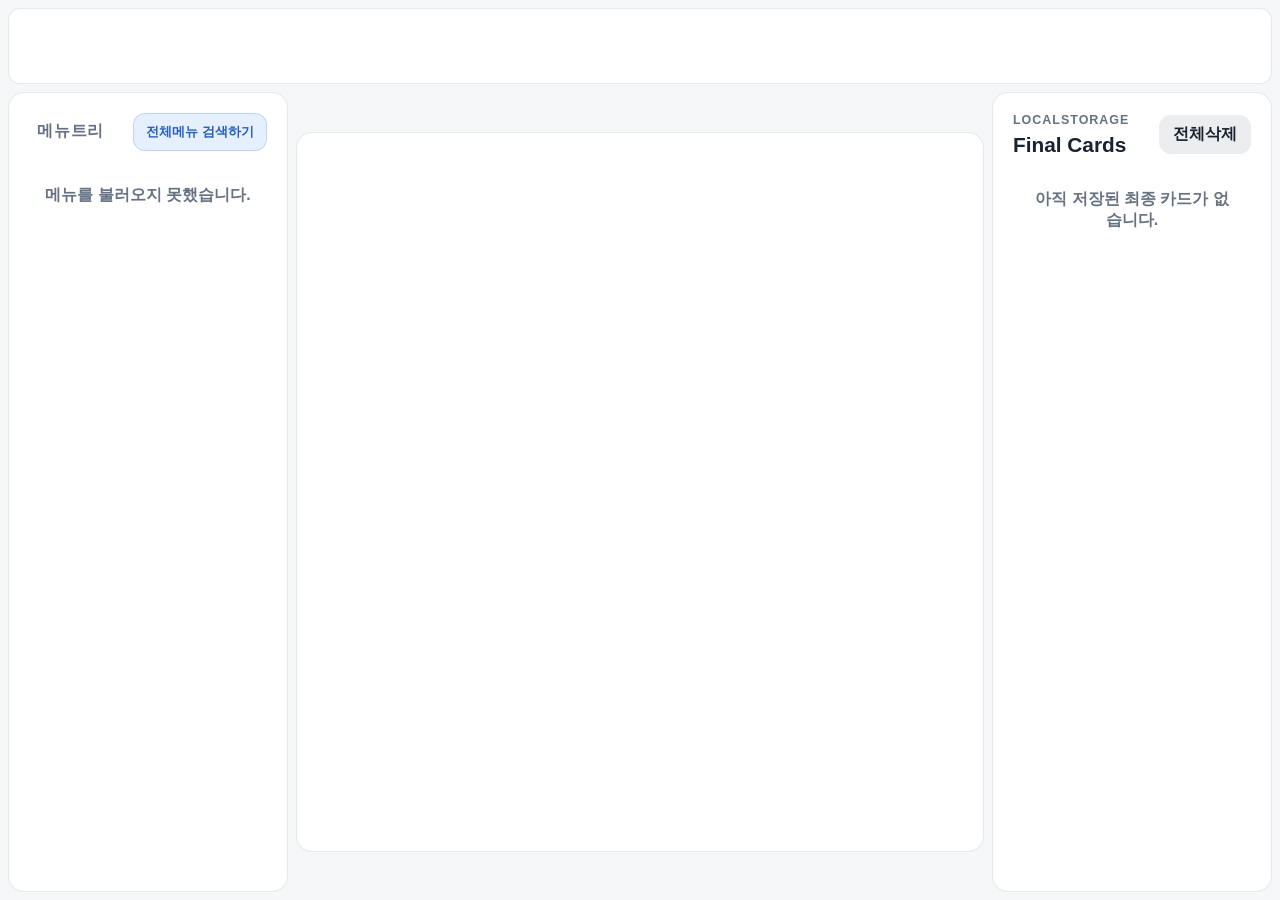
<file: main/pick-your-favorite/index.html>
<!doctype html>
<html lang="ko">
  <head>
    <meta charset="UTF-8" />
    <meta name="viewport" content="width=device-width, initial-scale=1.0" />
    <link rel="icon" href="../../favicon.ico" type="image/x-icon" />
    <title>Pick your favorite</title>
    <link rel="stylesheet" href="../../shared/favorite-card-preview.css" />
    <link rel="stylesheet" href="./styles.css" />
    <script async src="https://pagead2.googlesyndication.com/pagead/js/adsbygoogle.js?client=ca-pub-2370597715066024" crossorigin="anonymous"></script>
  </head>
  <body>
    <main class="page">
      <header class="hero">
        <div class="hero-placeholder" id="heroPlaceholder" hidden>
          <a class="hero-placeholder__link" href="../../" aria-label="홈으로 이동">
            <img class="hero-placeholder__image" src="../../assets/icons/game.png" alt="Pick your favorite" />
          </a>
          <div class="hero-placeholder__content"></div>
          <a class="hero-action-button" href="../../board/?from=pick-your-favorite">게시판</a>
          <fieldset class="country-filter" data-country-dropdown aria-label="국가 선택">
            <legend>국가</legend>
            <button class="country-filter__trigger" id="countryDropdownButton" type="button" aria-haspopup="listbox" aria-expanded="false">
              <span id="countryDropdownLabel">전체</span>
              <span class="country-filter__chevron" aria-hidden="true"></span>
            </button>
            <div class="country-filter__menu" role="listbox" aria-labelledby="countryDropdownButton" hidden>
              <button class="country-filter__option is-active" type="button" role="option" data-country-filter="all" aria-selected="true">전체</button>
              <button class="country-filter__option" type="button" role="option" data-country-filter="kr" aria-selected="false">한국</button>
              <button class="country-filter__option" type="button" role="option" data-country-filter="us" aria-selected="false">미국</button>
            </div>
          </fieldset>
          <div class="hero-language" data-language-dropdown>
            <button class="hero-language__trigger" id="languageDropdownButton" type="button" aria-haspopup="listbox" aria-expanded="false">
              <span id="languageDropdownLabel">한글</span>
              <span class="hero-language__chevron" aria-hidden="true"></span>
            </button>
            <div class="hero-language__menu" role="listbox" aria-labelledby="languageDropdownButton" hidden>
              <button class="hero-language__option is-active" type="button" role="option" data-language-option="ko" aria-selected="true">한글</button>
              <button class="hero-language__option" type="button" role="option" data-language-option="en" aria-selected="false">English</button>
            </div>
          </div>
        </div>
        <div class="pool-scroll" id="poolScroll">
          <div class="pool-grid" id="poolGrid"></div>
        </div>
      </header>

      <section class="content-layout">
        <aside class="menu-panel" id="menuPanel">
          <div class="menu-panel__header">
            <div class="menu-panel__title">메뉴트리</div>
            <button class="menu-panel__search" id="openMenuSearchButton" type="button">전체메뉴 검색하기</button>
          </div>
          <div id="menuList"></div>
        </aside>

        <section class="menu-browser-panel" id="menuBrowserPanel" hidden>
          <div class="menu-browser__top">
            <div>
              <h2>메뉴 선택</h2>
              <p>원하는 월드컵 메뉴를 골라 시작하세요.</p>
            </div>
            <label class="menu-search">
              <span>메뉴 검색</span>
              <input id="menuSearchInput" type="search" placeholder="예: 미국, 2020, 여가수" autocomplete="off" />
            </label>
          </div>
          <div class="menu-browser-grid" id="menuBrowserGrid"></div>
        </section>

        <section class="battle-panel" id="battlePanel">
          <div class="battle-top">
            <h2 id="battleTitle"></h2>
            <div class="progress" id="progressText"></div>
          </div>

          <div class="battle-intro" id="battleIntroPanel" hidden>
            <h3 id="battleIntroTitle">배틀 준비 완료</h3>
            <button class="battle-intro__start" id="battleStartButton" type="button">배틀시작</button>
          </div>

          <div class="battle-grid" id="battleGrid" hidden>
            <article class="battle-card" data-side="left" id="leftCard" role="button" tabindex="0">
              <img class="battle-card__image" id="leftImage" alt="" />
              <h3 id="leftTitle"></h3>
              <p id="leftText"></p>
              <div class="battle-card__source" id="leftSource"></div>
            </article>

            <article class="battle-card" data-side="right" id="rightCard" role="button" tabindex="0">
              <img class="battle-card__image" id="rightImage" alt="" />
              <h3 id="rightTitle"></h3>
              <p id="rightText"></p>
              <div class="battle-card__source" id="rightSource"></div>
            </article>
          </div>
        </section>

        <aside class="history-panel" id="historyPanel">
          <section class="history-section history-section--ranking" id="menuRankingSection" hidden>
            <div class="history-panel__top">
              <div>
                <div class="history-panel__eyebrow">Ranking</div>
                <h2 class="history-panel__title">메뉴 랭킹</h2>
              </div>
              <a class="ranking-link" id="rankingButton" href="./ranking/?menu=boy-idol">전체보기</a>
            </div>
            <div class="ranking-list ranking-list--panel" id="menuRankingList" aria-live="polite"></div>
          </section>

          <section class="history-section history-section--local">
            <div class="history-panel__top">
              <div>
                <div class="history-panel__eyebrow">LocalStorage</div>
                <h2 class="history-panel__title">Final Cards</h2>
              </div>
              <button class="history-panel__clear" id="clearHistoryButton" type="button">전체삭제</button>
            </div>
            <div class="history-list" id="historyList"></div>
          </section>
        </aside>
      </section>

      <nav class="mobile-nav" aria-label="모바일 패널 메뉴">
        <button class="mobile-nav__button" id="openMobileMenuButton" type="button" aria-controls="menuPanel" aria-expanded="false">
          <span class="mobile-nav__icon mobile-nav__icon--menu"></span>
          <span>메뉴</span>
        </button>
        <button class="mobile-nav__button" id="openMobileHistoryButton" type="button" aria-controls="historyPanel" aria-expanded="false">
          <span class="mobile-nav__icon mobile-nav__icon--history"></span>
          <span>기록</span>
        </button>
      </nav>
    </main>

    <div class="mobile-panel-backdrop" id="mobilePanelBackdrop" hidden></div>

    <div class="confirm-modal" id="confirmModal" hidden>
      <div class="confirm-modal__backdrop" data-close-confirm-modal></div>
      <div class="confirm-modal__dialog" role="dialog" aria-modal="true" aria-labelledby="confirmModalTitle" aria-describedby="confirmModalMessage">
        <h2 class="confirm-modal__title" id="confirmModalTitle">삭제 확인</h2>
        <p class="confirm-modal__message" id="confirmModalMessage">정말 삭제하시겠습니까?</p>
        <div class="confirm-modal__actions">
          <button class="confirm-modal__button confirm-modal__button--secondary" id="cancelConfirmButton" type="button">아니오</button>
          <button class="confirm-modal__button confirm-modal__button--primary" id="acceptConfirmButton" type="button">예</button>
        </div>
      </div>
    </div>

    <script src="../../shared/cloudflare-api.js"></script>
    <script src="../../shared/favorite-card-preview.js"></script>
    <script src="./main.js"></script>
  </body>
</html>
</file>
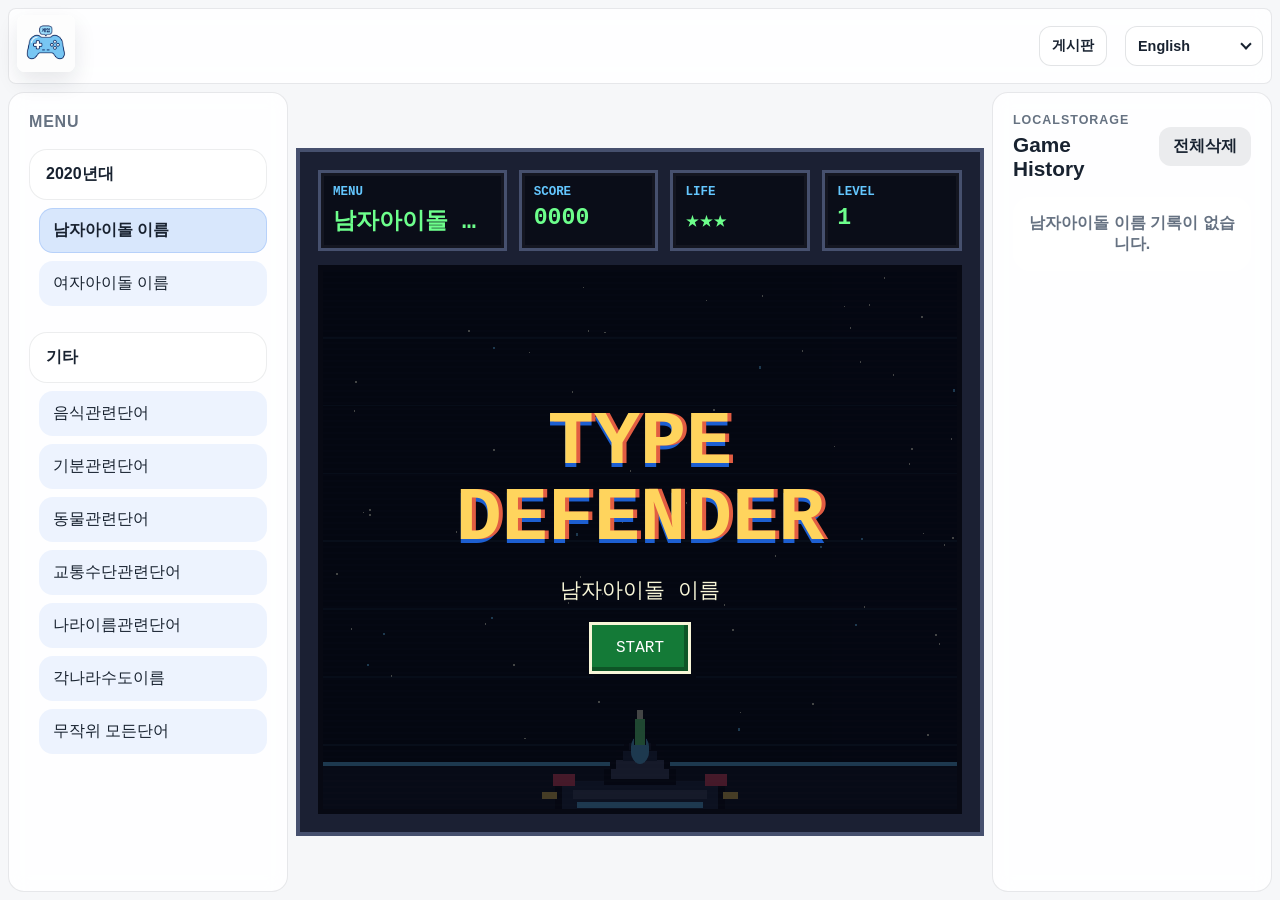
<file: main/typing-game/index.html>
<!doctype html>
<html lang="ko">
  <head>
    <meta charset="UTF-8" />
    <meta name="viewport" content="width=device-width, initial-scale=1.0" />
    <link rel="icon" href="../../favicon.ico" type="image/x-icon" />
    <title>Typing Defender</title>
    <link rel="stylesheet" href="./styles.css" />
  </head>
  <body>
    <main class="game-shell">
      <header class="hero">
        <div class="hero-placeholder" id="heroPlaceholder">
          <a class="hero-placeholder__link" href="../../" aria-label="홈으로 이동">
            <img class="hero-placeholder__image" src="../../assets/icons/game.png" alt="8-bit Typing Defender" />
          </a>
          <div class="hero-placeholder__content"></div>
          <div class="hero-actions">
            <a class="hero-action-button" href="../../board/?from=typing-game">게시판</a>
          </div>
          <div class="hero-language" data-language-dropdown>
            <button class="hero-language__trigger" id="languageDropdownButton" type="button" aria-haspopup="listbox" aria-expanded="false">
              <span id="languageDropdownLabel">한글</span>
              <span class="hero-language__chevron" aria-hidden="true"></span>
            </button>
            <div class="hero-language__menu" role="listbox" aria-labelledby="languageDropdownButton" hidden>
              <button class="hero-language__option is-active" type="button" role="option" data-language-option="ko" aria-selected="true">한글</button>
              <button class="hero-language__option" type="button" role="option" data-language-option="en" aria-selected="false">English</button>
            </div>
          </div>
        </div>
      </header>

      <aside class="menu-panel" id="menuPanel" aria-label="타자 게임 메뉴">
        <div class="menu-panel__header">
          <div class="menu-panel__title">Menu</div>
        </div>
        <div class="menu-list">
          <section class="menu-section">
            <div class="menu-group">2020년대</div>
            <div class="submenu">
              <button class="menu-item is-active" type="button" data-word-menu="boy-idol-name" aria-current="true">남자아이돌 이름</button>
              <button class="menu-item" type="button" data-word-menu="girl-idol-name" aria-current="false">여자아이돌 이름</button>
            </div>
          </section>
          <section class="menu-section">
            <div class="menu-group">기타</div>
            <div class="submenu">
              <button class="menu-item" type="button" data-word-menu="food" aria-current="false">음식관련단어</button>
              <button class="menu-item" type="button" data-word-menu="mood" aria-current="false">기분관련단어</button>
              <button class="menu-item" type="button" data-word-menu="animal" aria-current="false">동물관련단어</button>
              <button class="menu-item" type="button" data-word-menu="transport" aria-current="false">교통수단관련단어</button>
              <button class="menu-item" type="button" data-word-menu="country" aria-current="false">나라이름관련단어</button>
              <button class="menu-item" type="button" data-word-menu="capital" aria-current="false">각나라수도이름</button>
              <button class="menu-item" type="button" data-word-menu="all" aria-current="false">무작위 모든단어</button>
            </div>
          </section>
        </div>
      </aside>

      <section class="game-card" aria-label="타자연습 미사일 게임">
        <div class="hud">
          <div class="hud__item hud__item--menu">
            <span class="hud__label">MENU</span>
            <strong id="selectedMenuText">남자아이돌 이름</strong>
          </div>
          <div class="hud__item">
            <span class="hud__label">SCORE</span>
            <strong id="scoreText">0000</strong>
          </div>
          <div class="hud__item">
            <span class="hud__label">LIFE</span>
            <strong id="lifeText">★★★</strong>
          </div>
          <div class="hud__item">
            <span class="hud__label">LEVEL</span>
            <strong id="levelText">1</strong>
          </div>
        </div>

        <div class="screen-wrap">
          <canvas id="gameCanvas" width="960" height="620" aria-label="상단에서 글자가 내려오는 게임 화면"></canvas>
          <div class="scanlines"></div>
          <label class="input-catcher">
            <input
              id="typingInput"
              name="typingGameInput"
              type="search"
              inputmode="search"
              enterkeyhint="done"
              autocomplete="off"
              autocapitalize="off"
              autocorrect="off"
              spellcheck="false"
              placeholder="단어 입력"
              readonly
              onfocus="this.removeAttribute('readonly')"
            />
          </label>
          <div class="start-panel" id="startPanel">
            <h1>TYPE DEFENDER</h1>
            <p id="startPanelMenuText">남자아이돌 이름</p>
            <button id="startButton" type="button">START</button>
          </div>
          <div class="game-over-panel" id="gameOverPanel" hidden>
            <h2>GAME OVER</h2>
            <p id="finalScoreText">SCORE 0000</p>
            <button id="restartButton" type="button">RESTART</button>
          </div>
        </div>
      </section>

      <aside class="history-panel" id="historyPanel" aria-label="타자 게임 기록">
        <section class="history-section history-section--local">
          <div class="history-panel__top">
            <div>
              <div class="history-panel__eyebrow">LocalStorage</div>
              <h2 class="history-panel__title">Game History</h2>
            </div>
            <button class="history-panel__clear" id="clearHistoryButton" type="button">전체삭제</button>
          </div>
          <div class="history-list" id="historyList"></div>
        </section>
      </aside>

      <nav class="mobile-nav" aria-label="모바일 패널 메뉴">
        <button class="mobile-nav__button" id="openMobileMenuButton" type="button" aria-controls="menuPanel" aria-expanded="false">
          <span class="mobile-nav__icon mobile-nav__icon--menu"></span>
          <span>메뉴</span>
        </button>
        <button class="mobile-nav__button" id="openMobileHistoryButton" type="button" aria-controls="historyPanel" aria-expanded="false">
          <span class="mobile-nav__icon mobile-nav__icon--history"></span>
          <span>기록</span>
        </button>
      </nav>
    </main>

    <div class="mobile-panel-backdrop" id="mobilePanelBackdrop" hidden></div>

    <div class="confirm-modal" id="confirmModal" hidden>
      <div class="confirm-modal__backdrop" data-close-confirm-modal></div>
      <div class="confirm-modal__dialog" role="dialog" aria-modal="true" aria-labelledby="confirmModalTitle">
        <h2 class="confirm-modal__title" id="confirmModalTitle">새 게임</h2>
        <p class="confirm-modal__message" id="confirmModalMessage"></p>
        <div class="confirm-modal__actions">
          <button class="confirm-modal__button confirm-modal__button--secondary" id="cancelConfirmButton" type="button">아니오</button>
          <button class="confirm-modal__button confirm-modal__button--primary" id="acceptConfirmButton" type="button">예</button>
        </div>
      </div>
    </div>

    <script src="../../shared/cloudflare-api.js"></script>
    <script src="./game.js"></script>
  </body>
</html>
</file>
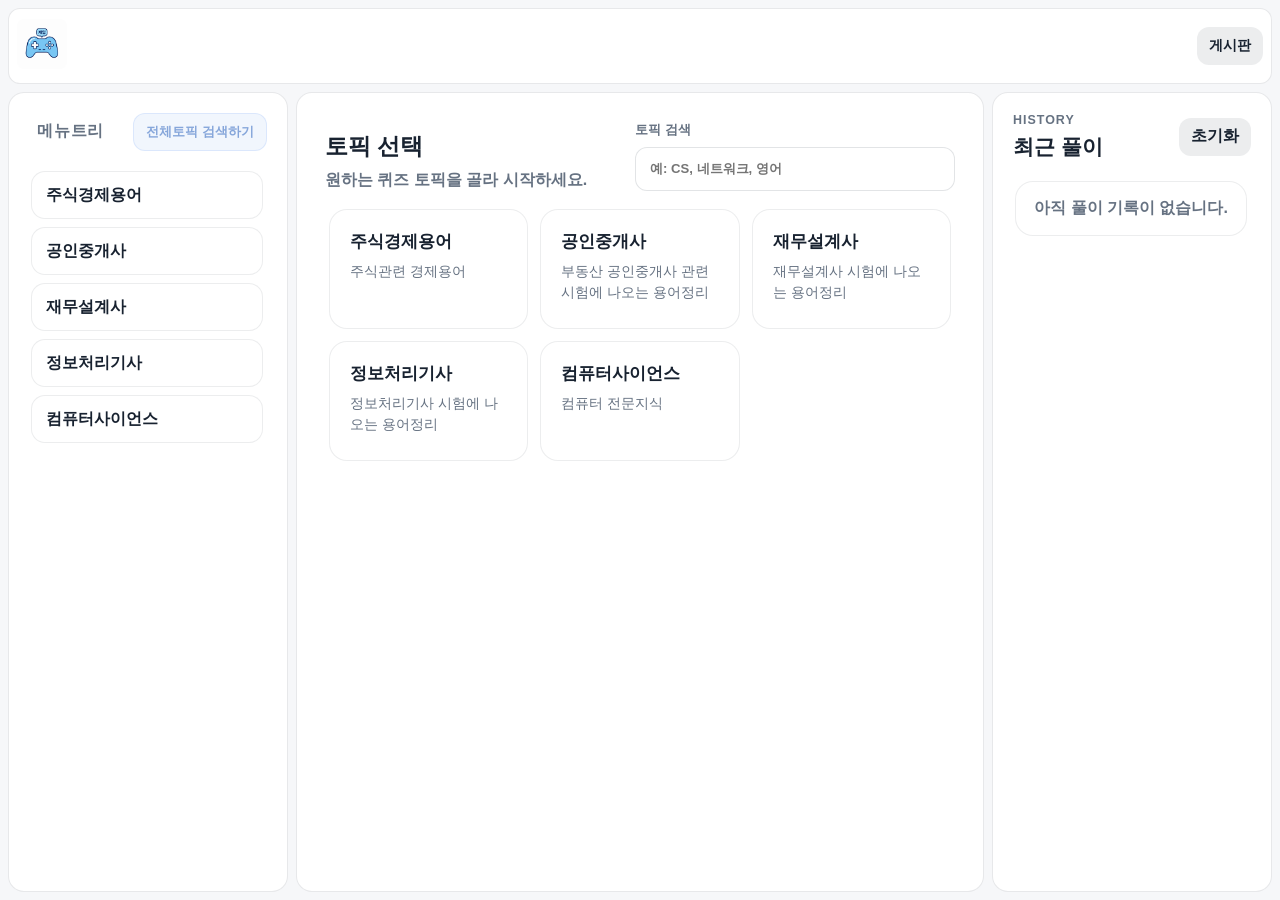
<file: main/words-quiz/index.html>
<!doctype html>
<html lang="ko">
  <head>
    <meta charset="UTF-8" />
    <meta name="viewport" content="width=device-width, initial-scale=1.0" />
    <link rel="icon" href="../../favicon.ico" type="image/x-icon" />
    <title>Words Quiz</title>
    <link rel="stylesheet" href="./styles.css" />
  </head>
  <body>
    <main class="page">
      <header class="hero">
        <div class="hero-placeholder">
          <a class="hero-placeholder__link" href="../../" aria-label="홈으로 이동">
            <img class="hero-placeholder__image" src="../../assets/icons/game.png" alt="Words Quiz" />
          </a>
          <div class="hero-placeholder__content"></div>
          <div class="hero-actions">
            <a class="hero-action-button" href="../../board/?from=words-quiz">게시판</a>
          </div>
        </div>
      </header>

      <section class="content-layout">
        <aside class="menu-panel" aria-label="단어 목록">
          <div class="menu-panel__header">
            <div class="menu-panel__title">메뉴트리</div>
            <button class="menu-panel__search" id="openTopicSearchButton" type="button">전체토픽 검색하기</button>
          </div>
          <div class="topic-list" id="topicList"></div>
        </aside>

        <section class="topic-browser-panel" id="topicBrowserPanel" hidden>
          <div class="topic-browser__top">
            <div>
              <h2>토픽 선택</h2>
              <p>원하는 퀴즈 토픽을 골라 시작하세요.</p>
            </div>
            <label class="topic-search">
              <span>토픽 검색</span>
              <input id="topicSearchInput" type="search" placeholder="예: CS, 네트워크, 영어" autocomplete="off" />
            </label>
          </div>
          <div class="topic-browser-grid" id="topicBrowserGrid"></div>
        </section>

        <section class="battle-panel quiz-card" aria-live="polite">
          <div class="quiz-intro" id="quizIntroPanel">
            <h2 id="quizIntroTitle"></h2>
            <button class="quiz-intro__start" id="quizStartButton" type="button" disabled>퀴즈시작</button>
          </div>

          <div class="quiz-play-area" id="quizPlayArea" hidden>
            <div class="prompt-card">
              <strong id="abbreviationText">API</strong>
            </div>

            <form class="answer-form" id="answerForm">
              <div class="answer-row">
                <div class="answer-inputs" id="answerInputs"></div>
              </div>
              <button class="primary-button answer-submit" type="submit" form="answerForm">확인</button>
            </form>

            <div class="feedback" id="feedbackBox" hidden>
              <div class="feedback__result" id="feedbackResult"></div>
              <div class="feedback__answer" id="feedbackAnswer"></div>
              <div class="description-panel">
                <button class="description-edit-button" id="descriptionEditButton" type="button" aria-label="설명 편집" title="설명 편집" hidden>✎</button>
                <p id="descriptionText"></p>
              </div>
            </div>

            <div class="quiz-actions">
              <div class="round-meta">
                <span id="roundText">1 / 1</span>
                <span id="accuracyText">정답률 0%</span>
              </div>
              <div class="quiz-actions__controls">
                <button class="ghost-button" id="skipButton" type="button">건너뛰기</button>
                <button class="ghost-button" id="hintButton" type="button">힌트</button>
              </div>
            </div>
          </div>
        </section>

        <aside class="history-panel" aria-label="풀이 기록">
          <section class="history-section history-section--local">
            <div class="history-panel__top">
              <div>
                <p class="history-panel__eyebrow">History</p>
                <h2 class="history-panel__title">최근 풀이</h2>
              </div>
              <button class="ghost-button" id="resetButton" type="button">초기화</button>
            </div>
            <div class="history-list" id="historyList"></div>
          </section>
        </aside>
      </section>
    </main>

    <dialog class="description-dialog" id="descriptionEditDialog">
      <form class="description-dialog__form" id="descriptionEditForm" method="dialog">
        <div class="description-dialog__top">
          <h2>설명 편집</h2>
          <button class="description-dialog__close" id="descriptionEditCancelButton" type="button" aria-label="닫기">×</button>
        </div>
        <textarea id="descriptionEditInput" rows="8" aria-label="설명"></textarea>
        <p class="description-dialog__message" id="descriptionEditMessage" aria-live="polite"></p>
        <div class="description-dialog__actions">
          <button class="ghost-button" type="button" id="descriptionEditCancelAction">취소</button>
          <button class="primary-button" type="submit">저장</button>
        </div>
      </form>
    </dialog>

    <script src="../../shared/cloudflare-api.js"></script>
    <script src="./game.js"></script>
  </body>
</html>
</file>
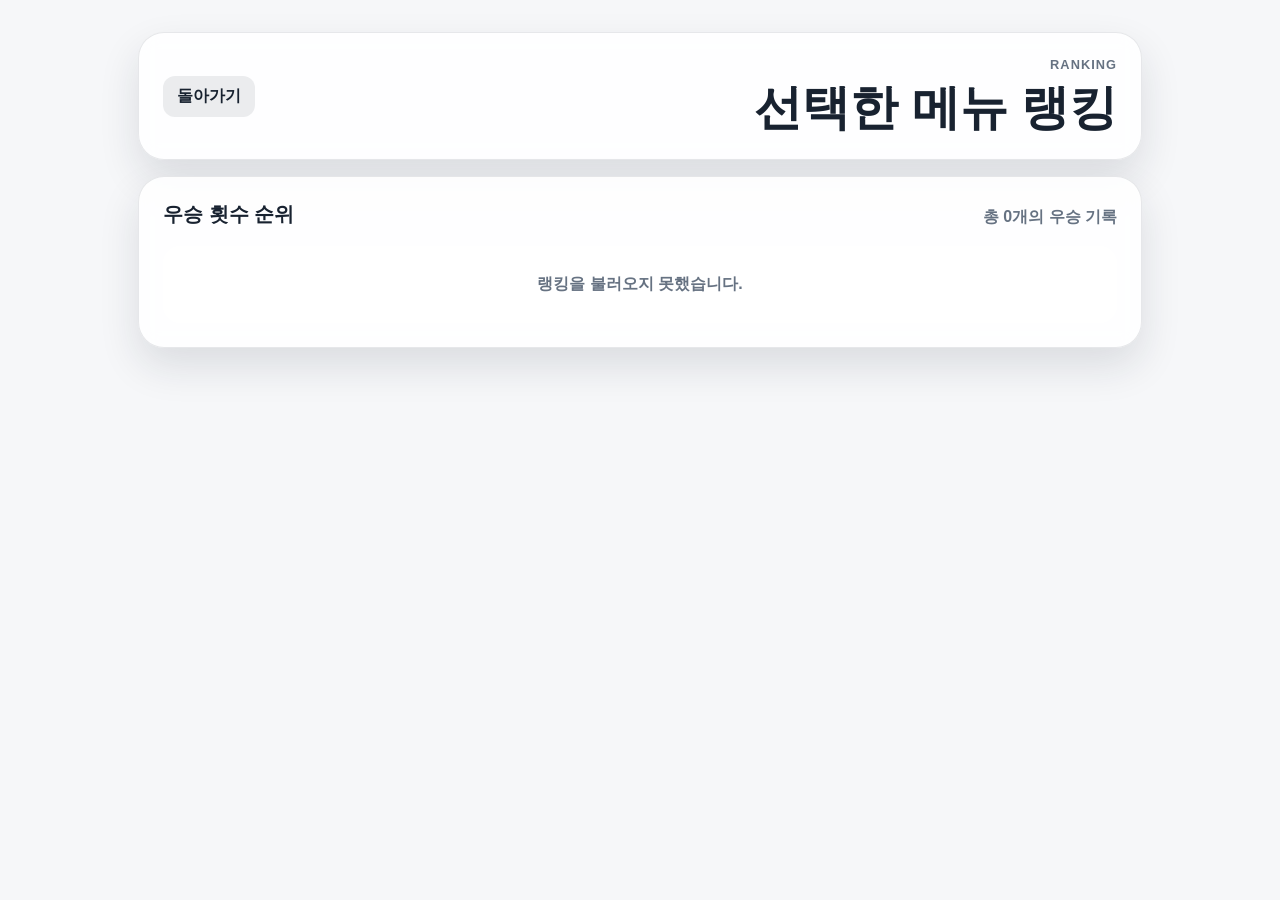
<file: pick-your-favorite/ranking/index.html>
<!doctype html>
<html lang="ko">
  <head>
    <meta charset="UTF-8" />
    <meta name="viewport" content="width=device-width, initial-scale=1.0" />
    <link rel="icon" href="../../favicon.ico" type="image/x-icon" />
    <title>Pick your favorite Ranking</title>
    <link rel="stylesheet" href="../styles.css" />
  </head>
  <body>
    <main class="ranking-page">
      <header class="ranking-header">
        <a class="ranking-back-link" id="backToGameLink" href="../"> 돌아가기 </a>
        <div>
          <p class="ranking-eyebrow">Ranking</p>
          <h1 id="rankingTitle">랭킹</h1>
        </div>
      </header>

      <section class="ranking-board" aria-live="polite">
        <div class="ranking-board__top">
          <h2>우승 횟수 순위</h2>
          <p id="rankingSummary">랭킹을 불러오는 중입니다.</p>
        </div>
        <div class="ranking-list" id="rankingList"></div>
      </section>
    </main>

    <script src="../../shared/cloudflare-api.js"></script>
    <script src="./ranking.js"></script>
  </body>
</html>
</file>
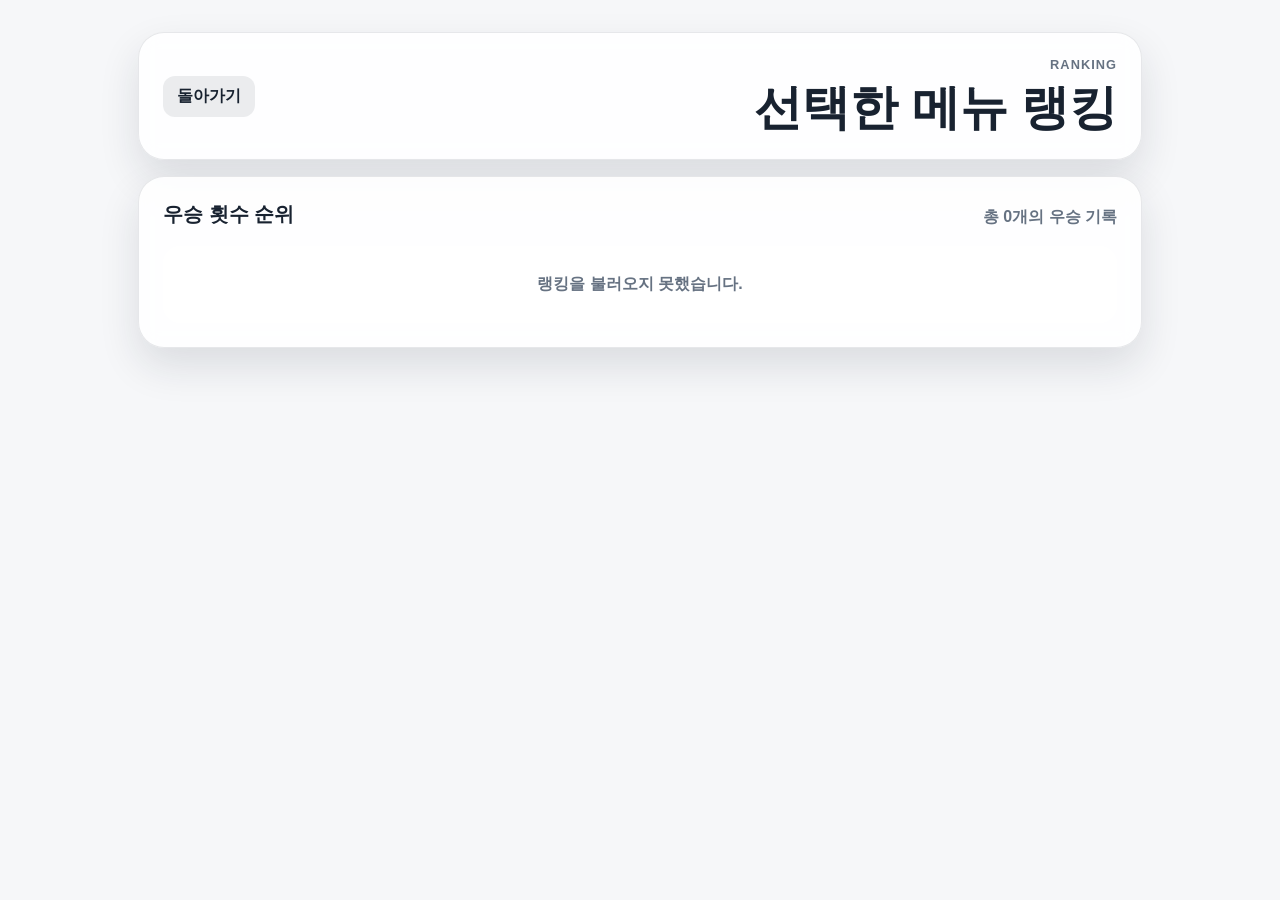
<file: main/pick-your-favorite/ranking/index.html>
<!doctype html>
<html lang="ko">
  <head>
    <meta charset="UTF-8" />
    <meta name="viewport" content="width=device-width, initial-scale=1.0" />
    <link rel="icon" href="../../../favicon.ico" type="image/x-icon" />
    <title>Pick your favorite Ranking</title>
    <link rel="stylesheet" href="../styles.css" />
  </head>
  <body>
    <main class="ranking-page">
      <header class="ranking-header">
        <a class="ranking-back-link" id="backToGameLink" href="../"> 돌아가기 </a>
        <div>
          <p class="ranking-eyebrow">Ranking</p>
          <h1 id="rankingTitle">랭킹</h1>
        </div>
      </header>

      <section class="ranking-board" aria-live="polite">
        <div class="ranking-board__top">
          <h2>우승 횟수 순위</h2>
          <p id="rankingSummary">랭킹을 불러오는 중입니다.</p>
        </div>
        <div class="ranking-list" id="rankingList"></div>
      </section>
    </main>

    <script src="../../../shared/cloudflare-api.js"></script>
    <script src="./ranking.js"></script>
  </body>
</html>
</file>
<file: admin/styles.css>
:root {
  --page-bg: #f6f7f9;
  --panel: #fff;
  --line: rgba(23, 34, 48, 0.11);
  --text: #182230;
  --muted: #667282;
  --blue: #2563eb;
  --blue-dark: #1d4ed8;
  --danger: #dc2626;
  --danger-bg: rgba(220, 38, 38, 0.1);
}

* {
  margin: 0;
  padding: 0;
}

* {
  box-sizing: border-box;
}

[hidden] {
  display: none !important;
}

html,
body {
  margin: 0;
  min-height: 100%;
}

body {
  min-height: 100vh;
  overflow: hidden;
  font-family: 'Segoe UI', Arial, sans-serif;
  color: var(--text);
  background: var(--page-bg);
}

button,
input,
select,
textarea {
  font: inherit;
}

button {
  cursor: pointer;
}

a {
  color: inherit;
}

.admin-page {
  height: 100vh;
  padding: 0px;
  overflow: hidden;
}

.admin-header,
.admin-shell,
.data-panel,
.editor-form,
.editor-dialog,
.empty-module {
  border: 1px solid var(--line);
  background: var(--panel);
}

.admin-header {
  display: flex;
  align-items: center;
  justify-content: space-between;
  gap: 16px;
  border: 0;
  padding: 16px 18px;
  border-radius: 12px;
}

h1,
h2,
h3 {
  margin: 0;
}

h1 {
  font-size: 1.8rem;
}

h2 {
  font-size: 1.35rem;
}

h3 {
  font-size: 1rem;
}

.admin-links,
.form-actions,
.panel-heading,
.panel-top,
.form-title {
  display: flex;
  align-items: center;
  gap: 10px;
}

.admin-links a,
.ghost-button,
.primary-button,
.danger-button {
  min-height: 38px;
  display: inline-flex;
  align-items: center;
  justify-content: center;
  border: 0;
  border-radius: 10px;
  padding: 8px 12px;
  font-weight: 800;
  text-decoration: none;
  white-space: nowrap;
}

.admin-links a,
.ghost-button {
  background: rgba(23, 34, 48, 0.08);
  color: var(--text);
}

.primary-button {
  background: var(--blue);
  color: white;
  box-shadow: 0 10px 20px rgba(37, 99, 235, 0.16);
}

.primary-button:hover {
  background: var(--blue-dark);
}

.danger-button {
  background: var(--danger-bg);
  color: var(--danger);
}

button:disabled {
  cursor: not-allowed;
  opacity: 0.48;
}

.admin-shell {
  height: 100%;
  min-height: 0;
  display: grid;
  grid-template-columns: minmax(0, 1fr);
  gap: 10px;
  padding: 10px;
  border-radius: 12px;
  overflow: hidden;
}

.module-nav {
  display: grid;
  align-content: start;
  gap: 8px;
  border: 0;
  overflow-y: auto;
}

.module-button {
  width: 100%;
  min-height: 74px;
  display: grid;
  grid-template-columns: minmax(0, 1fr) 34px;
  align-items: center;
  gap: 8px;
  padding: 10px;
  border: 1px solid var(--line);
  border-radius: 10px;
  background: rgba(255, 255, 255, 0.62);
  color: var(--text);
  text-align: left;
}

.module-button--link {
  text-decoration: none;
}

.module-button__select {
  min-width: 0;
  display: grid;
  gap: 5px;
  border: 0;
  background: transparent;
  color: inherit;
  text-align: left;
}

.module-button__link {
  width: 34px;
  height: 34px;
  display: inline-grid;
  place-items: center;
  border-radius: 9px;
  background: rgba(23, 34, 48, 0.08);
  color: var(--text);
  font-weight: 900;
  text-decoration: none;
}

.module-button__link:hover {
  background: rgba(37, 99, 235, 0.14);
  color: var(--blue);
}

.module-button.is-active {
  border-color: rgba(37, 99, 235, 0.32);
  background: rgba(37, 99, 235, 0.1);
}

.module-button__select span {
  color: var(--muted);
  font-size: 0.85rem;
}

.admin-content {
  height: 100%;
  min-height: 0;
  min-width: 0;
  overflow-x: hidden;
  overflow-y: auto;
  padding-right: 2px;
}

.module-panel {
  height: 100%;
  min-height: 0;
  display: flex;
  flex-direction: column;
  overflow: hidden;
}

.module-panel.is-hidden {
  display: none;
}

.panel-top {
  min-height: 56px;
  justify-content: space-between;
  align-items: center;
  margin-bottom: 10px;
}

.panel-title {
  display: flex;
  align-items: center;
  gap: 10px;
  padding-left: 4px;
  color: inherit;
  text-decoration: none;
}

.panel-title__icon {
  width: 34px;
  height: 34px;
  display: inline-grid;
  place-items: center;
  border-radius: 10px;
  background: rgba(37, 99, 235, 0.12);
  color: var(--blue);
  font-size: 0.75rem;
  font-weight: 900;
  object-fit: cover;
}

.workspace-grid {
  flex: 1;
  min-height: 0;
  display: grid;
  grid-template-columns: 320px minmax(0, 1fr);
  gap: 10px;
}

.data-panel,
.editor-form,
.editor-dialog,
.empty-module {
  border-radius: 12px;
}

.data-panel {
  min-height: 0;
  display: flex;
  flex-direction: column;
  padding: 14px;
  overflow: hidden;
}

.panel-heading {
  flex: 0 0 auto;
  justify-content: space-between;
  padding-left: 4px;
  margin-bottom: 10px;
}

.panel-heading__title {
  min-width: 0;
  display: flex;
  align-items: center;
  gap: 8px;
}

.panel-filter {
  min-width: 0;
  width: min(140px, 38vw);
}

.panel-filter span {
  position: absolute;
  width: 1px;
  height: 1px;
  overflow: hidden;
  clip: rect(0 0 0 0);
  white-space: nowrap;
}

.panel-filter input {
  min-height: 36px;
  padding: 8px 10px;
  border-radius: 9px;
  font-size: 0.88rem;
}

.panel-heading__actions {
  display: flex;
  align-items: center;
  gap: 8px;
}

.count-pill {
  padding: 5px 9px;
  border-radius: 999px;
  background: rgba(23, 34, 48, 0.08);
  color: var(--muted);
  font-size: 0.82rem;
  font-weight: 800;
}

.item-list {
  flex: 1;
  min-height: 0;
  display: grid;
  align-content: start;
  gap: 8px;
  overflow-y: auto;
  padding-right: 2px;
}

.item-card {
  position: relative;
  width: 100%;
  display: grid;
  gap: 5px;
  padding: 12px;
  border: 1px solid var(--line);
  border-radius: 10px;
  background: rgba(255, 255, 255, 0.72);
  color: var(--text);
  text-align: left;
}

.item-card.is-current {
  border-color: rgba(37, 99, 235, 0.38);
  background: rgba(37, 99, 235, 0.1);
}

.item-card strong {
  font-size: 0.98rem;
}

.item-card span,
.item-card p {
  margin: 0;
  color: var(--muted);
  font-size: 0.88rem;
  line-height: 1.45;
}

.word-list .item-card {
  padding-right: 88px;
}

.favorite-card-grid {
  grid-template-columns: repeat(auto-fill, minmax(150px, 1fr));
  align-content: start;
  align-items: stretch;
  gap: 10px;
}

.favorite-card-grid .empty-state {
  grid-column: 1 / -1;
}

.favorite-card-item {
  min-height: 320px;
  align-content: start;
  gap: 10px;
  padding: 0;
  overflow: visible;
}

.favorite-card-thumb {
  width: 100%;
  aspect-ratio: 63 / 88;
  border-radius: 8px 8px 0 0;
  background: rgba(23, 34, 48, 0.08);
  object-fit: cover;
}

.favorite-card-thumb-button {
  width: 100%;
  display: block;
  padding: 0;
  border: 0;
  background: transparent;
}

.favorite-card-thumb-button:focus-visible {
  outline: 3px solid rgba(37, 99, 235, 0.3);
  outline-offset: 2px;
}

.favorite-card-thumb--empty {
  display: grid;
  place-items: center;
  color: var(--muted);
  font-size: 2rem;
  font-weight: 900;
}

.favorite-card-content {
  min-width: 0;
  display: grid;
  gap: 4px;
  padding: 0 10px 10px;
}

.favorite-card-content strong,
.favorite-card-content span {
  overflow: hidden;
  text-overflow: ellipsis;
  white-space: nowrap;
}

.favorite-card-content p {
  display: -webkit-box;
  overflow: hidden;
  -webkit-box-orient: vertical;
  -webkit-line-clamp: 2;
  color: var(--muted);
  font-size: 0.84rem;
  line-height: 1.4;
}

.topic-item {
  padding: 0;
}

.topic-item__content {
  width: 100%;
  display: grid;
  gap: 5px;
  padding: 12px 88px 12px 12px;
  border: 0;
  background: transparent;
  color: inherit;
  text-align: left;
}

.word-item__content {
  display: grid;
  grid-template-columns: minmax(74px, auto) minmax(0, 1fr);
  gap: 5px;
  cursor: pointer;
}

.word-item__content p {
  grid-column: 1 / -1;
}

.topic-item__actions,
.word-item__actions {
  position: absolute;
  top: 8px;
  right: 8px;
  display: flex;
  gap: 6px;
  opacity: 0;
  pointer-events: none;
  transition: opacity 0.16s ease;
}

.topic-item:hover .topic-item__actions,
.topic-item:focus-within .topic-item__actions,
.word-item:hover .word-item__actions,
.word-item:focus-within .word-item__actions,
.favorite-card-item:hover .word-item__actions,
.favorite-card-item:focus-within .word-item__actions {
  opacity: 1;
  pointer-events: auto;
}

.icon-button {
  width: 30px;
  height: 30px;
  display: inline-grid;
  place-items: center;
  border: 0;
  border-radius: 8px;
  background: rgba(23, 34, 48, 0.08);
  color: var(--text);
  font-size: 0.95rem;
  font-weight: 900;
}

.icon-button:hover {
  background: rgba(37, 99, 235, 0.14);
}

.icon-button--danger {
  color: var(--danger);
}

.icon-button--danger:hover {
  background: var(--danger-bg);
}

.editor-form {
  display: grid;
  gap: 12px;
  padding: 14px;
}

.editor-dialog,
.confirm-dialog,
.detail-dialog {
  position: fixed;
  inset: 50% auto auto 50%;
  margin: 0;
  transform: translate(-50%, -50%);
}

.editor-dialog {
  width: min(620px, calc(100vw - 32px));
  padding: 0;
  color: var(--text);
}

.confirm-dialog {
  width: min(420px, calc(100vw - 32px));
  padding: 0;
  border: 1px solid var(--line);
  border-radius: 12px;
  background: var(--panel);
  color: var(--text);
}

.detail-dialog {
  width: min(560px, calc(100vw - 32px));
  padding: 0;
  border: 1px solid var(--line);
  border-radius: 16px;
  background: var(--panel);
  color: var(--text);
  box-shadow: 0 24px 70px rgba(23, 34, 48, 0.2);
}

.favorite-preview-dialog {
  position: fixed;
  inset: 50% auto auto 50%;
  width: min(360px, calc(100vw - 32px));
  max-height: calc(100vh - 32px);
  margin: 0;
  padding: 0;
  border: 0;
  background: transparent;
  color: var(--text);
  transform: translate(-50%, -50%);
}

.editor-dialog::backdrop,
.confirm-dialog::backdrop,
.detail-dialog::backdrop,
.favorite-preview-dialog::backdrop {
  background: rgba(23, 34, 48, 0.38);
}

.favorite-preview-card {
  position: relative;
  display: grid;
  overflow: hidden;
  border: 1px solid var(--line);
  border-radius: 12px;
  background: var(--panel);
  box-shadow: 0 24px 70px rgba(23, 34, 48, 0.22);
}

.favorite-preview-close {
  position: absolute;
  z-index: 2;
  top: 10px;
  right: 10px;
  background: rgba(255, 255, 255, 0.86);
}

.favorite-preview-media {
  width: 100%;
  background: rgba(23, 34, 48, 0.08);
}

.favorite-preview-media img,
.favorite-preview-placeholder {
  width: 100%;
  aspect-ratio: 63 / 88;
}

.favorite-preview-media img {
  display: block;
  object-fit: cover;
}

.favorite-preview-placeholder {
  display: grid;
  place-items: center;
  color: var(--muted);
  font-size: 3rem;
  font-weight: 900;
}

.favorite-preview-content {
  display: grid;
  gap: 8px;
  padding: 14px;
}

.favorite-preview-content p {
  margin: 0;
  color: var(--muted);
  line-height: 1.5;
}

.detail-dialog__content {
  display: grid;
  gap: 16px;
  padding: 18px;
}

.detail-dialog__top {
  display: flex;
  align-items: flex-start;
  justify-content: space-between;
  gap: 12px;
  padding: 16px;
  border-radius: 14px;
  background: linear-gradient(135deg, rgba(37, 99, 235, 0.12), rgba(23, 34, 48, 0.04));
}

.detail-dialog__label {
  margin: 0 0 6px;
  color: var(--muted);
  font-size: 0.76rem;
  font-weight: 900;
  letter-spacing: 0.08em;
  text-transform: uppercase;
}

.detail-dialog__top h3 {
  font-size: 1.7rem;
  line-height: 1.1;
}

.detail-list {
  display: grid;
  gap: 10px;
  margin: 0;
}

.detail-list div {
  display: grid;
  gap: 6px;
  padding: 14px;
  border: 1px solid rgba(23, 34, 48, 0.08);
  border-radius: 12px;
  background: rgba(246, 247, 249, 0.72);
}

.detail-list dt {
  color: var(--muted);
  font-size: 0.76rem;
  font-weight: 900;
  letter-spacing: 0.06em;
  text-transform: uppercase;
}

.detail-list dd {
  margin: 0;
  color: #4f5f72;
  line-height: 1.55;
  white-space: pre-line;
}

#wordDetailDescription {
  color: #7a8797;
  font-size: 0.92rem;
}

.confirm-dialog__content {
  display: grid;
  gap: 12px;
  padding: 16px;
}

.confirm-dialog__content p {
  margin: 0;
  color: var(--muted);
  line-height: 1.5;
}

.form-title {
  justify-content: space-between;
}

.form-title span {
  color: var(--muted);
  font-size: 0.85rem;
  font-weight: 800;
}

label {
  display: grid;
  gap: 7px;
  color: var(--muted);
  font-size: 0.84rem;
  font-weight: 800;
}

input,
select,
textarea {
  width: 100%;
  min-height: 42px;
  padding: 10px 12px;
  border: 1px solid rgba(23, 34, 48, 0.14);
  border-radius: 10px;
  background: rgba(255, 255, 255, 0.9);
  color: var(--text);
  outline: none;
}

textarea {
  resize: vertical;
  line-height: 1.5;
}

input:focus,
select:focus,
textarea:focus {
  border-color: rgba(37, 99, 235, 0.48);
  box-shadow: 0 0 0 3px rgba(37, 99, 235, 0.1);
}

.custom-select {
  position: relative;
}

.custom-select__button {
  width: 100%;
  min-height: 42px;
  display: flex;
  align-items: center;
  justify-content: space-between;
  padding: 10px 12px;
  border: 1px solid rgba(23, 34, 48, 0.14);
  border-radius: 10px;
  background: rgba(255, 255, 255, 0.9);
  color: var(--text);
  text-align: left;
}

.custom-select__button::after {
  content: '▾';
  color: var(--muted);
  font-size: 0.85rem;
}

.custom-select__button:focus-visible {
  border-color: rgba(37, 99, 235, 0.48);
  box-shadow: 0 0 0 3px rgba(37, 99, 235, 0.1);
  outline: none;
}

.custom-select__menu {
  position: absolute;
  z-index: 30;
  top: calc(100% + 6px);
  left: 0;
  right: 0;
  max-height: 220px;
  display: grid;
  gap: 4px;
  overflow-y: auto;
  padding: 6px;
  border: 1px solid var(--line);
  border-radius: 10px;
  background: var(--panel);
  box-shadow: 0 18px 40px rgba(23, 34, 48, 0.14);
}

.custom-select__option {
  min-height: 36px;
  padding: 8px 10px;
  border: 0;
  border-radius: 8px;
  background: transparent;
  color: var(--text);
  text-align: left;
}

.custom-select__option:hover,
.custom-select__option.is-selected {
  background: rgba(37, 99, 235, 0.1);
}

.form-row {
  display: grid;
  grid-template-columns: 0.7fr 1.3fr;
  gap: 10px;
}

.form-actions {
  justify-content: flex-end;
  flex-wrap: wrap;
}

.status-line {
  min-height: 1.5em;
  margin: 10px 2px 0;
  color: var(--muted);
  font-weight: 700;
}

.empty-state,
.empty-module {
  color: var(--muted);
  line-height: 1.5;
}

.empty-state {
  padding: 18px;
  border-radius: 10px;
  background: rgba(23, 34, 48, 0.06);
  text-align: center;
}

.empty-module {
  min-height: 420px;
  display: grid;
  place-content: center;
  gap: 8px;
  padding: 28px;
  text-align: center;
}

.empty-module p:last-child {
  max-width: 620px;
  margin: 0;
}

.empty-module__actions {
  display: flex;
  justify-content: center;
  gap: 10px;
  margin-top: 10px;
}

.admin-home-body {
  overflow: auto;
  background: #ffffff;
  color: #111827;
}

.admin-home-page {
  min-height: 100vh;
  display: flex;
  align-items: center;
  justify-content: center;
  padding: 6rem 1.5rem 3rem;
}

.admin-home-inner {
  width: 100%;
  max-width: 72rem;
  margin: 0 auto;
}

.admin-home-header {
  display: flex;
  justify-content: center;
  margin-bottom: 2rem;
}

.admin-brand {
  display: inline-flex;
  align-items: center;
  gap: 0.875rem;
  color: #111827;
  text-decoration: none;
}

.admin-brand__icon {
  width: 4rem;
  height: 4rem;
  border-radius: 1rem;
  object-fit: cover;
}

.admin-brand__text {
  display: grid;
  gap: 0.35rem;
}

.admin-brand__text strong {
  font-size: clamp(2.25rem, 6vw, 4rem);
  line-height: 1;
  font-weight: 800;
}

.admin-brand__text span {
  color: #6b7280;
  font-size: 0.95rem;
  font-weight: 700;
}

.admin-app-grid {
  display: grid;
  grid-template-columns: repeat(3, minmax(0, 1fr));
  max-width: 62rem;
  margin: 0 auto;
  gap: 1rem;
}

.admin-app-card {
  display: flex;
  min-height: 12rem;
  flex-direction: column;
  justify-content: flex-start;
  gap: 1.25rem;
  padding: 1.25rem;
  border: 1px solid #e5e7eb;
  border-radius: 1rem;
  background: #ffffff;
  color: #111827;
  box-shadow: 0 1px 2px rgba(17, 24, 39, 0.05);
  text-decoration: none;
  transition:
    border-color 0.3s ease,
    box-shadow 0.3s ease,
    transform 0.3s ease;
}

.admin-app-card:hover {
  border-color: #111827;
  box-shadow:
    0 10px 15px -3px rgba(17, 24, 39, 0.1),
    0 4px 6px -4px rgba(17, 24, 39, 0.1);
  transform: translateY(-8px);
}

.admin-app-card__icon {
  display: grid;
  width: 2.5rem;
  height: 2.5rem;
  place-items: center;
  border: 1px solid #111827;
  border-radius: 0.5rem;
  background: #111827;
  color: #ffffff;
  font-weight: 800;
}

.admin-app-card h2 {
  font-size: 1.375rem;
  line-height: 1.3;
  font-weight: 800;
}

.admin-app-card p {
  color: #4b5563;
  font-size: 0.95rem;
  line-height: 1.65;
}

.admin-home-footer {
  display: flex;
  justify-content: center;
  margin-top: 2rem;
  padding-top: 1.5rem;
}

.admin-footer-text {
  color: #6b7280;
  font-size: 1rem;
}

.admin-footer-text a {
  color: #38aeea;
  text-decoration: none;
}

.admin-footer-text a:hover {
  color: #082063;
  text-decoration: underline;
}

@keyframes fadeIn {
  from {
    opacity: 0;
    transform: translateY(20px);
  }

  to {
    opacity: 1;
    transform: translateY(0);
  }
}

.fade-in {
  animation: fadeIn 0.8s ease-out forwards;
}

.delay-1 {
  animation-delay: 0.1s;
  opacity: 0;
}

.delay-2 {
  animation-delay: 0.2s;
  opacity: 0;
}

.delay-3 {
  animation-delay: 0.3s;
  opacity: 0;
}

@media (max-width: 1180px) {
  .workspace-grid {
    grid-template-columns: 280px minmax(0, 1fr);
  }
}

@media (max-width: 820px) {
  body,
  .admin-page {
    height: auto;
    min-height: 100vh;
    overflow: visible;
  }

  .admin-page {
    padding: 0px;
  }

  .admin-header,
  .admin-shell,
  .workspace-grid,
  .form-row {
    grid-template-columns: 1fr;
  }

  .admin-header {
    align-items: stretch;
    flex-direction: column;
  }

  .admin-shell {
    height: auto;
    min-height: 0;
    overflow: visible;
  }

  .admin-content {
    overflow: visible;
  }

  .module-panel {
    height: auto;
    overflow: visible;
  }

  .data-panel {
    min-height: 320px;
  }

  .admin-links,
  .form-actions {
    justify-content: flex-start;
    flex-wrap: wrap;
  }

  .admin-home-page {
    padding: 5rem 0.75rem 2rem;
  }

  .admin-app-grid {
    grid-template-columns: 1fr;
  }

  .admin-brand__icon {
    width: 3rem;
    height: 3rem;
  }

  .empty-module__actions {
    flex-direction: column;
  }
}
</file>
<file: board/styles.css>
:root {
  --page-bg: #f6f7f9;
  --panel: #ffffff;
  --line: rgba(23, 34, 48, 0.11);
  --text: #182230;
  --muted: #667282;
  --blue: #2563eb;
  --blue-dark: #1d4ed8;
  --danger: #dc2626;
  --danger-bg: rgba(220, 38, 38, 0.1);
}

* {
  box-sizing: border-box;
}

[hidden] {
  display: none !important;
}

html,
body {
  min-height: 100%;
  margin: 0;
}

body {
  min-height: 100vh;
  overflow: hidden;
  background: var(--page-bg);
  color: var(--text);
  font-family: 'Segoe UI', Arial, sans-serif;
}

button,
input,
textarea {
  font: inherit;
}

button {
  cursor: pointer;
}

button:disabled {
  cursor: not-allowed;
  opacity: 0.48;
}

a {
  color: inherit;
}

h1,
h2,
h3,
p {
  margin: 0;
}

h1 {
  font-size: 1.8rem;
}

h2 {
  font-size: 1.35rem;
}

h3 {
  font-size: 1rem;
}

.board-page {
  height: 100vh;
  overflow: hidden;
}

.board-admin-shell {
  height: 100%;
  min-height: 0;
  display: grid;
  grid-template-columns: 260px minmax(0, 1fr);
  gap: 10px;
  padding: 10px;
  border: 1px solid var(--line);
  border-radius: 12px;
  background: var(--panel);
  overflow: hidden;
}

.board-sidebar {
  min-height: 0;
  display: grid;
  grid-template-rows: auto minmax(0, 1fr);
  gap: 10px;
  overflow: hidden;
}

.board-header {
  padding: 16px 18px;
  border-radius: 12px;
  background: var(--panel);
}

.board-nav {
  display: grid;
  align-content: start;
  gap: 8px;
  overflow-y: auto;
}

.board-nav-card {
  width: 100%;
  min-height: 74px;
  display: grid;
  grid-template-columns: minmax(0, 1fr) 34px;
  align-items: center;
  gap: 8px;
  padding: 10px;
  border: 1px solid var(--line);
  border-radius: 10px;
  background: rgba(255, 255, 255, 0.62);
  color: var(--text);
}

.board-nav-card.is-active {
  border-color: rgba(37, 99, 235, 0.32);
  background: rgba(37, 99, 235, 0.1);
}

.board-nav-card__content {
  min-width: 0;
  display: grid;
  gap: 5px;
}

.board-nav-card__content span,
.meta-line {
  color: var(--muted);
  font-size: 0.85rem;
}

.board-nav-card__link {
  width: 34px;
  height: 34px;
  display: inline-grid;
  place-items: center;
  border-radius: 9px;
  background: rgba(23, 34, 48, 0.08);
  color: var(--text);
  font-weight: 900;
  text-decoration: none;
}

.board-nav-card__link:hover {
  background: rgba(37, 99, 235, 0.14);
  color: var(--blue);
}

.board-content,
.board-panel,
.data-panel {
  min-height: 0;
  min-width: 0;
}

.board-content {
  height: 100%;
  overflow: hidden;
}

.board-panel {
  height: 100%;
  display: flex;
  flex-direction: column;
  overflow: hidden;
}

.panel-top,
.panel-heading,
.detail-top,
.answers-header,
.form-title,
.form-actions {
  display: flex;
  align-items: center;
  gap: 10px;
}

.panel-top {
  justify-content: space-between;
  margin-bottom: 10px;
}

.panel-title {
  min-width: 0;
  display: flex;
  align-items: center;
  gap: 10px;
}

.panel-title__icon {
  width: 40px;
  height: 40px;
  display: inline-grid;
  place-items: center;
  border-radius: 10px;
  background: rgba(37, 99, 235, 0.12);
  color: var(--blue);
  font-size: 0.82rem;
  font-weight: 900;
}

.board-workspace {
  flex: 1;
  min-height: 0;
  display: grid;
  grid-template-columns: minmax(260px, 360px) minmax(0, 1fr);
  gap: 10px;
}

.data-panel,
.editor-form,
.editor-dialog {
  border: 1px solid var(--line);
  border-radius: 12px;
  background: var(--panel);
}

.data-panel {
  display: flex;
  flex-direction: column;
  overflow: hidden;
}

.panel-heading {
  min-height: 54px;
  justify-content: space-between;
  padding: 14px;
  border-bottom: 1px solid var(--line);
}

.count-pill {
  min-width: 44px;
  display: inline-flex;
  align-items: center;
  justify-content: center;
  padding: 5px 9px;
  border-radius: 999px;
  background: rgba(23, 34, 48, 0.08);
  color: var(--muted);
  font-size: 0.8rem;
  font-weight: 800;
}

.item-list,
.answer-list {
  min-height: 0;
  overflow-y: auto;
}

.question-list {
  display: grid;
  align-content: start;
  gap: 8px;
  padding: 10px;
}

.question-item {
  width: 100%;
  display: grid;
  gap: 7px;
  padding: 12px;
  border: 1px solid var(--line);
  border-radius: 10px;
  background: #ffffff;
  color: inherit;
  text-align: left;
}

.question-item:hover,
.question-item.is-active {
  border-color: rgba(37, 99, 235, 0.34);
  background: rgba(37, 99, 235, 0.07);
}

.question-item strong,
#questionTitle {
  overflow-wrap: anywhere;
}

.question-item__summary {
  display: flex;
  align-items: center;
  justify-content: space-between;
  gap: 8px;
  color: var(--muted);
  font-size: 0.82rem;
}

.question-detail-panel {
  padding: 0;
}

.question-detail {
  min-height: 0;
  display: flex;
  flex-direction: column;
  gap: 18px;
  padding: 18px;
  overflow-y: auto;
}

.detail-top {
  align-items: flex-start;
  justify-content: space-between;
}

.detail-top > div {
  min-width: 0;
  display: grid;
  gap: 7px;
}

.question-body {
  padding: 16px;
  border-radius: 10px;
  background: rgba(23, 34, 48, 0.05);
  line-height: 1.7;
  white-space: pre-wrap;
  overflow-wrap: anywhere;
}

.answers-header {
  justify-content: space-between;
  padding-top: 4px;
}

.answer-list {
  display: grid;
  align-content: start;
  gap: 10px;
}

.answer-card {
  display: grid;
  gap: 8px;
  padding: 13px;
  border: 1px solid var(--line);
  border-radius: 10px;
  background: #ffffff;
}

.answer-card p {
  line-height: 1.6;
  white-space: pre-wrap;
  overflow-wrap: anywhere;
}

.answer-card__top {
  display: flex;
  justify-content: space-between;
  gap: 10px;
  color: var(--muted);
  font-size: 0.82rem;
}

.answer-form,
.editor-form {
  display: grid;
  gap: 14px;
}

.answer-form {
  padding-top: 6px;
  border-top: 1px solid var(--line);
}

label {
  display: grid;
  gap: 7px;
  color: var(--muted);
  font-size: 0.88rem;
  font-weight: 700;
}

input,
textarea {
  width: 100%;
  border: 1px solid var(--line);
  border-radius: 10px;
  padding: 10px 11px;
  background: #ffffff;
  color: var(--text);
  outline: none;
}

textarea {
  resize: vertical;
}

input:focus,
textarea:focus {
  border-color: rgba(37, 99, 235, 0.55);
  box-shadow: 0 0 0 3px rgba(37, 99, 235, 0.12);
}

.ghost-button,
.primary-button,
.danger-button {
  min-height: 38px;
  display: inline-flex;
  align-items: center;
  justify-content: center;
  border: 0;
  border-radius: 10px;
  padding: 8px 12px;
  font-weight: 800;
  text-decoration: none;
  white-space: nowrap;
}

.ghost-button {
  background: rgba(23, 34, 48, 0.08);
  color: var(--text);
}

.primary-button {
  background: var(--blue);
  color: #ffffff;
  box-shadow: 0 10px 20px rgba(37, 99, 235, 0.16);
}

.primary-button:hover {
  background: var(--blue-dark);
}

.danger-button {
  background: var(--danger-bg);
  color: var(--danger);
}

.form-actions {
  justify-content: flex-end;
}

.empty-state {
  height: 100%;
  min-height: 0;
  display: flex;
  flex-direction: column;
  align-items: center;
  justify-content: center;
  gap: 10px;
  padding: 24px;
  color: var(--muted);
  text-align: center;
}

.empty-state h3 {
  color: var(--text);
}

.empty-state p {
  max-width: 420px;
  line-height: 1.6;
}

.editor-dialog {
  width: min(560px, calc(100vw - 28px));
  padding: 0;
}

.editor-dialog::backdrop {
  background: rgba(15, 23, 42, 0.42);
}

.editor-form {
  padding: 18px;
}

.form-title {
  justify-content: space-between;
}

.form-title span {
  color: var(--muted);
  font-size: 0.84rem;
  font-weight: 800;
}

.is-empty-message {
  padding: 18px;
  color: var(--muted);
  line-height: 1.6;
  text-align: center;
}

@media (max-width: 960px) {
  body {
    overflow: auto;
  }

  .board-page {
    height: auto;
    min-height: 100vh;
    overflow: visible;
  }

  .board-admin-shell {
    min-height: 100vh;
    grid-template-columns: 1fr;
    grid-template-rows: auto minmax(0, 1fr);
  }

  .board-workspace {
    grid-template-columns: 1fr;
    grid-template-rows: minmax(240px, 34vh) minmax(520px, 1fr);
  }
}

@media (max-width: 560px) {
  .board-admin-shell {
    padding: 8px;
    border-radius: 0;
  }

  .panel-top,
  .detail-top {
    align-items: stretch;
    flex-direction: column;
  }

  .primary-button,
  .danger-button,
  .ghost-button {
    width: 100%;
  }

  .form-actions {
    flex-direction: column-reverse;
  }
}
</file>
<file: pick-your-favorite/styles.css>
:root {
  --page-bg: #f6f7f9;
  --panel: rgba(255, 255, 255, 0.88);
  --card: rgba(255, 255, 255, 0.95);
  --line: rgba(23, 34, 48, 0.1);
  --text: #182230;
  --muted: #667282;
  --warm: #f27f5d;
  --cool: #3078ef;
  --winner: #18a86b;
  --shadow: 0 18px 40px rgba(24, 34, 48, 0.12);
  --hero-strip-height: calc((100vw / 36) * 88 / 63 + 24px);
}

* {
  box-sizing: border-box;
}

[hidden] {
  display: none !important;
}

body {
  margin: 0;
  min-height: 100vh;
  font-family: 'Segoe UI', Arial, sans-serif;
  color: var(--text);
  background: var(--page-bg);
}

body.modal-open {
  overflow: hidden;
}

.menu-panel,
.hero,
.menu-browser-panel,
.battle-panel,
.history-panel {
  border: 1px solid var(--line);
  background: #fff;
  box-shadow: none;
  backdrop-filter: none;
}

.menu-panel {
  position: sticky;
  top: 20px;
  grid-column: 1;
  align-self: stretch;
  display: flex;
  flex-direction: column;
  height: 100%;
  max-height: 100%;
  padding: 20px;
  border-radius: 16px;
  overflow: hidden;
}

.menu-panel__header {
  display: flex;
  align-items: center;
  justify-content: space-between;
  gap: 12px;
  margin-bottom: 18px;
}

.menu-panel__title {
  margin-left: 8px;
  font-size: 1rem;
  font-weight: 800;
  letter-spacing: 0.05em;
  text-transform: uppercase;
  color: var(--muted);
}

.menu-panel__search {
  min-height: 38px;
  flex: 0 0 auto;
  padding: 8px 12px;
  border: 1px solid rgba(48, 120, 239, 0.22);
  border-radius: 12px;
  background: rgba(48, 120, 239, 0.12);
  color: #245fbd;
  font: inherit;
  font-size: 0.82rem;
  font-weight: 800;
  white-space: nowrap;
  cursor: pointer;
  transition:
    background 0.2s ease,
    border-color 0.2s ease,
    transform 0.2s ease;
}

.menu-panel__search:hover {
  border-color: rgba(48, 120, 239, 0.34);
  background: rgba(48, 120, 239, 0.18);
  transform: translateY(-1px);
}

.menu-panel__search:disabled {
  cursor: not-allowed;
  opacity: 0.55;
  transform: none;
}

.menu-panel__search:disabled:hover {
  border-color: rgba(48, 120, 239, 0.22);
  background: rgba(48, 120, 239, 0.12);
  transform: none;
}

#menuList {
  flex: 1;
  min-height: 0;
  overflow-y: auto;
  overscroll-behavior: contain;
  scrollbar-width: none;
}

#menuList::-webkit-scrollbar {
  display: none;
}

.menu-section + .menu-section {
  margin-top: 10px;
}

.menu-group {
  width: 100%;
  display: flex;
  align-items: center;
  justify-content: space-between;
  padding: 14px 16px;
  border: 1px solid rgba(23, 34, 48, 0.08);
  border-radius: 18px;
  background: rgba(255, 255, 255, 0.7);
  color: var(--text);
  font: inherit;
  font-weight: 700;
  cursor: pointer;
}

.menu-group.is-open {
  border-color: rgba(48, 120, 239, 0.28);
  box-shadow: inset 0 0 0 1px rgba(48, 120, 239, 0.1);
}

.menu-arrow {
  font-size: 1.2rem;
  line-height: 1;
  transition: transform 0.2s ease;
}

.menu-group.is-open .menu-arrow {
  transform: rotate(45deg);
}

.submenu {
  display: none;
  margin: 8px 0 6px;
  padding-left: 10px;
}

.submenu.is-open {
  display: grid;
  gap: 8px;
}

.submenu-item {
  width: 100%;
  display: flex;
  align-items: center;
  gap: 10px;
  padding: 12px 14px;
  border: 0;
  border-radius: 14px;
  background: rgba(48, 120, 239, 0.08);
  color: var(--text);
  font: inherit;
  text-align: left;
  cursor: pointer;
}

.submenu-item__icon {
  width: 26px;
  height: 26px;
  flex: 0 0 26px;
  object-fit: contain;
}

.submenu-item:hover {
  background: rgba(48, 120, 239, 0.14);
}

.submenu-item.is-active {
  background: rgba(48, 120, 239, 0.18);
  box-shadow: inset 0 0 0 1px rgba(48, 120, 239, 0.2);
  font-weight: 700;
}

.page {
  width: 100%;
  margin: 0 auto;
  padding: 8px;
  height: 100vh;
  min-height: 100vh;
  display: flex;
  flex-direction: column;
  overflow: hidden;
}

.content-layout {
  position: relative;
  z-index: 1;
  flex: 1;
  min-height: 0;
  display: grid;
  grid-template-columns: 280px minmax(0, 1fr) 280px;
  gap: 8px;
  align-items: center;
}

.hero {
  position: relative;
  z-index: 20;
  border-radius: 12px;
  padding: 0px;
  margin-bottom: 8px;
  overflow: visible;
}

.hero-placeholder {
  height: var(--hero-strip-height);
  display: flex;
  align-items: center;
  gap: 6px;
  padding: 8px;
}

.hero-placeholder[hidden] {
  display: none;
}

.hero-placeholder__image {
  width: calc(var(--hero-strip-height) - 24px);
  height: calc(var(--hero-strip-height) - 24px);
  max-width: 72px;
  max-height: 72px;
  flex: 0 0 auto;
  border-radius: 8px;
  object-fit: cover;
  background: rgba(255, 255, 255, 0.62);
}

.hero-placeholder__content {
  flex: 1;
  min-width: 0;
}

.hero-placeholder__link {
  display: block;
  flex: 0 0 auto;
  border-radius: 8px;
}

.hero-placeholder__link:focus-visible {
  outline: 3px solid rgba(48, 120, 239, 0.42);
  outline-offset: 3px;
}

.hero-action-button {
  min-height: 40px;
  display: inline-flex;
  align-items: center;
  justify-content: center;
  flex: 0 0 auto;
  padding: 8px 12px;
  border: 1px solid rgba(23, 34, 48, 0.12);
  border-radius: 12px;
  background: rgba(255, 255, 255, 0.9);
  color: var(--text);
  font-size: 0.9rem;
  font-weight: 800;
  text-decoration: none;
  white-space: nowrap;
}

.hero-action-button:hover {
  background: rgba(48, 120, 239, 0.14);
}

.hero-language {
  position: relative;
  z-index: 30;
  display: block;
  flex: 0 0 112px;
  width: 112px;
  min-width: 112px;
  font-family: 'Segoe UI', Arial, sans-serif;
  font-size: 0.78rem;
  font-weight: 800;
}

.hero-language[hidden] {
  display: none;
}

.hero-language__trigger {
  width: 100%;
  min-height: 40px;
  display: flex;
  align-items: center;
  justify-content: space-between;
  gap: 10px;
  padding: 8px 12px;
  border: 1px solid rgba(23, 34, 48, 0.12);
  border-radius: 12px;
  background: rgba(255, 255, 255, 0.9);
  color: var(--text);
  font: inherit;
  font-size: 0.9rem;
  cursor: pointer;
}

.hero-language__trigger:focus-visible {
  outline: none;
  border-color: rgba(48, 120, 239, 0.48);
  box-shadow: 0 0 0 3px rgba(48, 120, 239, 0.12);
}

.hero-language__chevron {
  width: 8px;
  height: 8px;
  border-right: 2px solid currentColor;
  border-bottom: 2px solid currentColor;
  transform: translateY(-2px) rotate(45deg);
}

.hero-language__menu {
  position: absolute;
  top: calc(100% + 6px);
  right: 0;
  z-index: 40;
  width: 100%;
  min-width: 112px;
  padding: 5px;
  border: 1px solid rgba(23, 34, 48, 0.12);
  border-radius: 12px;
  background: rgba(255, 255, 255, 0.96);
  box-shadow: 0 16px 28px rgba(24, 34, 48, 0.16);
  backdrop-filter: blur(10px);
}

.hero-language__menu[hidden] {
  display: none;
}

.hero-language__option {
  width: 100%;
  min-height: 34px;
  padding: 7px 10px;
  border: 0;
  border-radius: 9px;
  background: transparent;
  color: var(--text);
  font: inherit;
  font-size: 0.86rem;
  text-align: left;
  cursor: pointer;
}

.hero-language__option:hover {
  background: rgba(48, 120, 239, 0.14);
}

.hero-language__option.is-active {
  background: rgba(48, 120, 239, 0.22);
  color: var(--cool);
  box-shadow: inset 0 0 0 1px rgba(48, 120, 239, 0.24);
}

.pool-scroll {
  height: var(--hero-strip-height);
  overflow-x: auto;
  overflow-y: none;
  padding-top: 16px;
  padding-bottom: 8px;
}

.pool-scroll[hidden] {
  display: none;
}

.pool-grid {
  display: flex;
  justify-content: center;
  gap: clamp(4px, 0.2vw, 8px);
  width: max-content;
  min-width: 100%;
}

.pool-card {
  --pool-card-width: calc(100vw / 36);
  flex: 0 0 auto;
  width: var(--pool-card-width);
  aspect-ratio: 63 / 88;
  position: relative;
  overflow: hidden;
  display: block;
  padding: 0;
  border-radius: 8px;
  border: 1px solid rgba(23, 34, 48, 0.06);
  background: #d8dee6;
  box-shadow: 0 10px 22px rgba(24, 34, 48, 0.08);
  transition:
    transform 0.2s ease,
    border-color 0.2s ease,
    box-shadow 0.2s ease,
    opacity 0.2s ease,
    filter 0.2s ease;
}

.pool-card:hover {
  transform: translateY(-4px);
  border-color: rgba(24, 34, 48, 0.12);
}

.pool-card__image {
  position: absolute;
  inset: 0;
  width: 100%;
  height: 100%;
  object-fit: cover;
  border-radius: inherit;
  transition:
    filter 0.18s ease,
    transform 0.18s ease;
}

.pool-card__overlay {
  position: absolute;
  inset: 0;
  display: flex;
  align-items: flex-end;
  justify-content: center;
  padding: 6px;
  background: linear-gradient(180deg, rgba(24, 34, 48, 0.18) 0%, rgba(24, 34, 48, 0.32) 48%, rgba(24, 34, 48, 0.88) 100%);
  opacity: 0;
  transition: opacity 0.18s ease;
  z-index: 1;
}

.pool-card:hover .pool-card__overlay {
  opacity: 1;
}

.pool-card:hover .pool-card__image {
  filter: brightness(0.58);
}

.pool-card__overlay-name {
  color: white;
  font-size: 0.68rem;
  font-weight: 700;
  line-height: 1.25;
  text-align: center;
  word-break: keep-all;
  text-shadow: 0 4px 12px rgba(0, 0, 0, 0.35);
}

.pool-card.eliminated {
  opacity: 0.22;
  filter: grayscale(1) saturate(0.3);
  box-shadow: none;
  transform: none;
}

.pool-card.selected {
  border-color: rgba(24, 168, 107, 0.95);
  background: linear-gradient(180deg, rgba(24, 168, 107, 0.18), rgba(255, 255, 255, 0.98));
  box-shadow:
    0 0 0 2px rgba(255, 255, 255, 0.95),
    0 0 0 5px rgba(24, 168, 107, 0.68),
    0 18px 34px rgba(24, 168, 107, 0.3),
    inset 0 0 0 1px rgba(24, 168, 107, 0.22);
}

.pool-card.selected .pool-card__image {
  filter: brightness(0.76) saturate(1.18);
}

.pool-card.selected .pool-card__overlay {
  opacity: 1;
  background: linear-gradient(180deg, rgba(24, 168, 107, 0.08) 0%, rgba(24, 34, 48, 0.18) 42%, rgba(13, 88, 58, 0.9) 100%);
}

.pool-card--loading {
  border-color: rgba(48, 120, 239, 0.1);
  background: linear-gradient(110deg, rgba(216, 222, 230, 0.8), rgba(255, 255, 255, 0.9), rgba(216, 222, 230, 0.8));
  background-size: 220% 100%;
  animation: loading-shimmer 1.15s ease-in-out infinite;
  box-shadow: none;
}

.battle-panel {
  position: relative;
  grid-column: 2;
  width: min(1000px, 100%);
  height: min(860px, calc(100vh - 180px));
  margin: 0 auto;
  border-radius: 16px;
  padding: 28px;
  display: flex;
  flex-direction: column;
}

.menu-browser-panel {
  grid-column: 2;
  width: 100%;
  max-height: 100%;
  margin: 0 auto;
  padding: 28px;
  border-radius: 16px;
  align-self: start;
  overflow: hidden;
}

.menu-browser-panel[hidden] {
  display: none;
}

.menu-browser__top {
  display: grid;
  grid-template-columns: minmax(0, 1fr) minmax(220px, 320px);
  gap: 20px;
  align-items: end;
  margin-bottom: 10px;
}

.menu-browser__top h2 {
  margin: 0 0 8px;
  font-size: 1.45rem;
}

.menu-browser__top p {
  margin: 0;
  color: var(--muted);
  font-weight: 700;
}

.menu-search {
  display: grid;
  gap: 8px;
  color: var(--muted);
  font-size: 0.82rem;
  font-weight: 800;
}

.menu-search input {
  width: 100%;
  min-height: 44px;
  padding: 10px 14px;
  border: 1px solid rgba(23, 34, 48, 0.12);
  border-radius: 12px;
  background: rgba(255, 255, 255, 0.82);
  color: var(--text);
  font: inherit;
  outline: none;
}

.menu-search input:focus {
  border-color: rgba(48, 120, 239, 0.48);
  box-shadow: 0 0 0 3px rgba(48, 120, 239, 0.12);
}

.country-filter {
  display: block;
  margin: 0 0 16px;
  padding: 0;
  border: 0;
  font-family: 'Segoe UI', Arial, sans-serif;
  font-size: 0.78rem;
  font-weight: 800;
}

.country-filter legend {
  margin-bottom: 8px;
  color: var(--muted);
  font-size: 0.82rem;
  font-weight: 800;
}

.country-filter__trigger {
  width: 100%;
  min-height: 40px;
  display: flex;
  align-items: center;
  justify-content: space-between;
  gap: 10px;
  padding: 8px 12px;
  border: 1px solid rgba(23, 34, 48, 0.1);
  border-radius: 12px;
  background: rgba(255, 255, 255, 0.9);
  color: var(--text);
  font: inherit;
  font-size: 0.9rem;
  cursor: pointer;
  transition:
    background 0.2s ease,
    border-color 0.2s ease;
}

.country-filter__trigger:hover {
  border-color: rgba(48, 120, 239, 0.28);
  background: rgba(48, 120, 239, 0.1);
}

.country-filter__trigger:focus-visible {
  outline: none;
  border-color: rgba(48, 120, 239, 0.48);
  box-shadow: 0 0 0 3px rgba(48, 120, 239, 0.12);
}

.country-filter__chevron {
  width: 8px;
  height: 8px;
  border-right: 2px solid currentColor;
  border-bottom: 2px solid currentColor;
  transform: translateY(-2px) rotate(45deg);
}

.country-filter__menu {
  position: absolute;
  top: calc(100% + 6px);
  right: 0;
  z-index: 40;
  width: 100%;
  min-width: 112px;
  padding: 5px;
  border: 1px solid rgba(23, 34, 48, 0.12);
  border-radius: 12px;
  background: rgba(255, 255, 255, 0.96);
  box-shadow: 0 16px 28px rgba(24, 34, 48, 0.16);
  backdrop-filter: blur(10px);
}

.country-filter__menu[hidden] {
  display: none;
}

.country-filter__option {
  width: 100%;
  min-height: 34px;
  padding: 7px 10px;
  border: 0;
  border-radius: 9px;
  background: transparent;
  color: var(--text);
  font: inherit;
  font-size: 0.86rem;
  text-align: left;
  cursor: pointer;
}

.country-filter__option:hover {
  background: rgba(48, 120, 239, 0.14);
}

.country-filter__option.is-active {
  background: rgba(48, 120, 239, 0.22);
  color: var(--cool);
  box-shadow: inset 0 0 0 1px rgba(48, 120, 239, 0.24);
}

.hero-placeholder > .country-filter {
  position: relative;
  z-index: 30;
  flex: 0 0 112px;
  width: 112px;
  min-width: 112px;
  margin: 0 0 0 auto;
}

.hero-placeholder > .country-filter legend {
  position: absolute;
  width: 1px;
  height: 1px;
  margin: -1px;
  overflow: hidden;
  clip: rect(0 0 0 0);
  white-space: nowrap;
}

.menu-browser-grid {
  display: grid;
  grid-template-columns: repeat(auto-fit, minmax(180px, 1fr));
  gap: 12px;
  max-height: calc(100vh - 270px);
  overflow-x: hidden;
  overflow-y: auto;
  padding: 4px 6px 12px 4px;
  -ms-overflow-style: none;
  scrollbar-width: none;
}

.menu-browser-grid::-webkit-scrollbar {
  display: none;
}

.menu-browser-card {
  min-height: 136px;
  display: grid;
  grid-template-columns: 44px minmax(0, 1fr);
  grid-template-areas:
    'icon group'
    'icon title';
  align-items: center;
  gap: 8px 14px;
  padding: 12px;
  border: 1px solid rgba(23, 34, 48, 0.08);
  border-radius: 18px;
  background: rgba(255, 255, 255, 0.76);
  color: var(--text);
  font: inherit;
  text-align: left;
  cursor: pointer;
  transition:
    background 0.2s ease,
    border-color 0.2s ease,
    box-shadow 0.2s ease,
    transform 0.2s ease;
}

.menu-browser-card:hover {
  border-color: rgba(48, 120, 239, 0.32);
  background: rgba(255, 255, 255, 0.92);
  box-shadow: 0 16px 28px rgba(48, 120, 239, 0.12);
  transform: translateY(-2px);
}

.menu-browser-card__icon {
  grid-area: icon;
  width: 34px;
  height: 34px;
  object-fit: contain;
}

.menu-browser-card__group {
  grid-area: group;
  align-self: end;
  color: var(--muted);
  font-size: 0.8rem;
  font-weight: 800;
}

.menu-browser-card strong {
  grid-area: title;
  align-self: start;
  display: block;
  font-size: 1.08rem;
  line-height: 1.35;
  word-break: keep-all;
}

.menu-browser-empty {
  grid-column: 1 / -1;
  padding: 26px;
  border-radius: 18px;
  background: rgba(255, 255, 255, 0.62);
  color: var(--muted);
  text-align: center;
  font-weight: 800;
}

.history-panel {
  grid-column: 3;
  align-self: stretch;
  border-radius: 16px;
  padding: 20px;
  display: flex;
  flex-direction: column;
  gap: 18px;
  min-height: 0;
  max-height: 100%;
  overflow-x: hidden;
  overflow-y: auto;
  -ms-overflow-style: none;
  scrollbar-width: none;
}

.history-panel::-webkit-scrollbar {
  display: none;
}

.history-section {
  display: flex;
  flex-direction: column;
  min-height: 0;
}

.history-section--ranking {
  flex: 0 0 auto;
  min-height: 260px;
  padding-bottom: 18px;
  border-bottom: 1px solid rgba(23, 34, 48, 0.1);
}

.history-section--local {
  flex: 0 0 auto;
}

.history-panel__top {
  flex: 0 0 auto;
  display: flex;
  align-items: center;
  justify-content: space-between;
  gap: 12px;
  margin-bottom: 16px;
}

.history-panel__eyebrow {
  margin-bottom: 6px;
  font-size: 0.78rem;
  font-weight: 800;
  letter-spacing: 0.08em;
  text-transform: uppercase;
  color: var(--muted);
}

.history-panel__title {
  margin: 0;
  font-size: 1.3rem;
}

.ranking-link,
.history-panel__clear,
.history-card__delete {
  border: 0;
  border-radius: 12px;
  background: rgba(23, 34, 48, 0.08);
  color: var(--text);
  font: inherit;
  font-weight: 700;
  cursor: pointer;
  transition:
    background 0.2s ease,
    transform 0.2s ease;
}

.ranking-link {
  display: flex;
  align-items: center;
  justify-content: center;
  min-height: 38px;
  padding: 9px 12px;
  background: linear-gradient(135deg, rgba(48, 120, 239, 0.92), rgba(24, 168, 107, 0.88));
  color: white;
  font-size: 0.86rem;
  text-align: center;
  text-decoration: none;
  white-space: nowrap;
  box-shadow: 0 14px 26px rgba(48, 120, 239, 0.24);
}

.ranking-list--panel {
  width: 100%;
  align-content: start;
  gap: 8px;
}

.history-panel__clear {
  padding: 9px 14px;
  white-space: nowrap;
}

.ranking-link:hover,
.history-panel__clear:hover,
.history-card__delete:hover {
  transform: translateY(-1px);
}

.ranking-link:hover {
  background: linear-gradient(135deg, rgba(48, 120, 239, 1), rgba(24, 168, 107, 0.96));
}

.history-panel__clear:hover,
.history-card__delete:hover {
  background: rgba(242, 127, 93, 0.18);
}

.history-list {
  display: grid;
  gap: 12px;
  align-content: start;
}

.history-empty {
  padding: 16px;
  border-radius: 18px;
  background: rgba(255, 255, 255, 0.55);
  color: var(--muted);
  text-align: center;
  font-weight: 700;
}

.history-card {
  width: calc(100% - 2px);
  padding: 16px;
  border: 1px solid rgba(23, 34, 48, 0.08);
  border-radius: 20px;
  background: rgba(255, 255, 255, 0.72);
}

.history-card--cloud {
  background: rgba(255, 255, 255, 0.82);
  box-shadow: inset 3px 0 0 rgba(48, 120, 239, 0.32);
}

.history-card__body {
  display: grid;
  grid-template-columns: 64px minmax(0, 1fr);
  gap: 12px;
  align-items: start;
}

.history-card__image {
  width: 100%;
  aspect-ratio: 63 / 88;
  border-radius: 10px;
  object-fit: cover;
  background: rgba(23, 34, 48, 0.08);
}

.history-card__image--empty {
  border: 1px dashed rgba(23, 34, 48, 0.14);
}

.mobile-panel-backdrop,
.mobile-nav {
  display: none;
}

.history-card__content {
  min-width: 0;
}

.history-card__meta {
  display: flex;
  align-items: center;
  justify-content: space-between;
  gap: 12px;
  margin-bottom: 10px;
  color: var(--muted);
  font-size: 0.76rem;
  font-weight: 700;
}

.history-card__time {
  text-align: left;
}

.history-card__actions {
  display: flex;
  align-items: center;
  justify-content: flex-end;
  gap: 8px;
}

.history-card__delete {
  padding: 6px 10px;
  font-size: 0.76rem;
}

.history-card h3 {
  margin: 0 0 8px;
  font-size: 1rem;
}

.history-card p {
  display: -webkit-box;
  -webkit-box-orient: vertical;
  -webkit-line-clamp: 2;
  overflow: hidden;
  margin: 0;
  color: var(--muted);
  line-height: 1.55;
  font-size: 0.92rem;
}

.battle-top {
  display: flex;
  align-items: center;
  justify-content: space-between;
  gap: 18px;
  margin-bottom: 24px;
}

.battle-panel.is-battle-ready .battle-top {
  visibility: hidden;
}

.battle-top h2 {
  margin: 0;
  font-size: 1.45rem;
}

.battle-top p {
  margin: 6px 0 0;
  color: var(--muted);
}

.progress {
  min-width: 160px;
  text-align: right;
  font-weight: 800;
  color: var(--text);
}

.battle-intro {
  flex: 1;
  min-height: 0;
  display: grid;
  place-content: center;
  justify-items: center;
  gap: 16px;
  padding: 42px;
  border: 1px solid rgba(23, 34, 48, 0.08);
  border-radius: 22px;
  background: radial-gradient(circle at 50% 0%, rgba(48, 120, 239, 0.12), transparent 34%), rgba(255, 255, 255, 0.62);
  text-align: center;
}

.battle-intro[hidden] {
  display: none;
}

.battle-intro__eyebrow {
  color: var(--cool);
  font-size: 0.78rem;
  font-weight: 900;
  letter-spacing: 0.08em;
  text-transform: uppercase;
}

.battle-intro h3 {
  margin: 0;
  color: var(--text);
  font-size: clamp(1.8rem, 4vw, 3.4rem);
  line-height: 1.1;
}

.battle-intro p {
  max-width: 520px;
  margin: 0;
  color: var(--muted);
  font-weight: 700;
  line-height: 1.6;
}

.battle-intro__meta {
  display: grid;
  grid-template-columns: repeat(2, minmax(0, 120px));
  gap: 10px;
  margin: 4px 0 0;
}

.battle-intro__meta div {
  padding: 12px;
  border: 1px solid rgba(23, 34, 48, 0.08);
  border-radius: 14px;
  background: rgba(255, 255, 255, 0.72);
}

.battle-intro__meta dt {
  margin-bottom: 5px;
  color: var(--muted);
  font-size: 0.76rem;
  font-weight: 800;
}

.battle-intro__meta dd {
  margin: 0;
  color: var(--text);
  font-weight: 900;
}

.battle-intro__start {
  min-width: 150px;
  min-height: 48px;
  padding: 12px 20px;
  border: 0;
  border-radius: 14px;
  background: var(--cool);
  color: white;
  font: inherit;
  font-weight: 900;
  cursor: pointer;
  box-shadow: 0 14px 26px rgba(48, 120, 239, 0.22);
  transition:
    box-shadow 0.2s ease,
    transform 0.2s ease;
}

.battle-intro__start:hover {
  box-shadow: 0 18px 32px rgba(48, 120, 239, 0.28);
  transform: translateY(-1px);
}

.battle-grid {
  position: relative;
  flex: 1;
  display: grid;
  grid-template-columns: repeat(2, minmax(0, 1fr));
  gap: 24px;
  align-items: center;
}

.battle-grid[hidden] {
  display: none;
}

.battle-grid::after {
  content: 'VS';
  position: absolute;
  left: 50%;
  top: 50%;
  z-index: 3;
  pointer-events: none;
  transform: translate(-50%, -50%) rotate(-8deg);
  color: white;
  font-size: clamp(3rem, 6.5vw, 6.25rem);
  font-weight: 900;
  line-height: 1;
  letter-spacing: 0;
  text-shadow:
    0 4px 0 rgba(24, 34, 48, 0.95),
    0 10px 26px rgba(0, 0, 0, 0.45),
    0 0 36px rgba(242, 127, 93, 0.5);
  -webkit-text-stroke: 2px rgba(24, 34, 48, 0.72);
}

.battle-grid.is-final-winner-grid::after {
  content: none;
}

.battle-grid.is-bye-advance::after {
  content: none;
}

.battle-grid.is-choosing::after {
  opacity: 0;
}

.battle-card {
  aspect-ratio: 63 / 88;
  width: min(100%, clamp(320px, 46vh, 520px));
  max-width: 100%;
  justify-self: center;
  display: flex;
  flex-direction: column;
  justify-content: flex-end;
  position: relative;
  overflow: hidden;
  border: 1px solid var(--line);
  border-radius: 28px;
  padding: 30px 28px;
  background: #d8dee6;
  box-shadow: 0 18px 36px rgba(24, 34, 48, 0.12);
  cursor: pointer;
  transition:
    transform 0.22s ease,
    box-shadow 0.22s ease,
    opacity 0.22s ease,
    filter 0.22s ease;
  transform-origin: center center;
  text-align: left;
  z-index: 1;
}

.battle-card > :not(.battle-card__image) {
  position: relative;
  z-index: 1;
}

.battle-card::before {
  content: '';
  position: absolute;
  inset: 0;
  opacity: 1;
  pointer-events: none;
  z-index: 0;
}

.battle-card::after {
  content: '';
  position: absolute;
  left: 50%;
  top: 50%;
  width: 46px;
  height: 46px;
  border: 4px solid rgba(255, 255, 255, 0.58);
  border-top-color: rgba(48, 120, 239, 0.95);
  border-radius: 50%;
  opacity: 0;
  pointer-events: none;
  transform: translate(-50%, -50%);
  z-index: 2;
}

.battle-card.is-image-loading {
  background: linear-gradient(135deg, rgba(216, 222, 230, 0.95), rgba(244, 248, 252, 0.95));
  pointer-events: none;
}

.battle-card.is-image-loading::after {
  opacity: 1;
  animation: loading-spin 0.8s linear infinite;
}

.battle-card.is-image-loading .battle-card__image {
  opacity: 0;
}

.battle-card[data-side='left']::before {
  background: linear-gradient(180deg, rgba(242, 127, 93, 0.15) 0%, rgba(24, 34, 48, 0.05) 35%, rgba(24, 34, 48, 0.75) 65%, rgba(24, 34, 48, 0.92) 100%);
}

.battle-card[data-side='right']::before {
  background: linear-gradient(180deg, rgba(48, 120, 239, 0.15) 0%, rgba(24, 34, 48, 0.05) 35%, rgba(24, 34, 48, 0.75) 65%, rgba(24, 34, 48, 0.92) 100%);
}

.battle-card:hover {
  transform: translateY(-8px);
  box-shadow: 0 28px 54px rgba(24, 34, 48, 0.17);
}

.battle-card.is-exiting {
  opacity: 0;
  transform: translateY(-20px) scale(0.92);
  filter: blur(8px);
  pointer-events: none;
}

.battle-card.is-losing {
  opacity: 0;
  transform: scale(0.9);
  filter: blur(10px);
  pointer-events: none;
}

.battle-card.is-winning-left {
  animation: battle-card-win-left 1.4s ease forwards;
  pointer-events: none;
}

.battle-card.is-winning-right {
  animation: battle-card-win-right 1.4s ease forwards;
  pointer-events: none;
}

.battle-card.is-entering {
  animation: battle-card-enter 0.32s ease;
}

.battle-card h3 {
  margin: 0 0 12px;
  font-size: clamp(1.6rem, 2.6vw, 2.2rem);
  color: white;
  text-shadow:
    0 2px 6px rgba(0, 0, 0, 0.9),
    0 8px 24px rgba(0, 0, 0, 0.6);
}

.battle-card__image {
  position: absolute;
  inset: 0;
  width: 100%;
  height: 100%;
  max-width: none;
  object-fit: cover;
  border-radius: inherit;
  margin: 0;
  z-index: 0;
  opacity: 1;
  transition: opacity 0.18s ease;
}

.battle-card p {
  margin: 0;
  line-height: 1.7;
  color: rgba(255, 255, 255, 0.92);
  text-shadow:
    0 2px 6px rgba(0, 0, 0, 0.9),
    0 6px 18px rgba(0, 0, 0, 0.6);
}

.battle-card__source {
  margin-top: 10px;
  color: rgba(255, 255, 255, 0.72);
  font-size: 0.78rem;
  font-weight: 700;
  line-height: 1.35;
  text-shadow:
    0 2px 6px rgba(0, 0, 0, 0.9),
    0 6px 18px rgba(0, 0, 0, 0.6);
}

.ranking-page {
  width: min(1040px, 100%);
  min-height: 100vh;
  margin: 0 auto;
  padding: 32px 18px;
}

.ranking-header,
.ranking-board {
  border: 1px solid var(--line);
  background: var(--panel);
  box-shadow: var(--shadow);
  backdrop-filter: blur(10px);
}

.ranking-header {
  display: flex;
  align-items: center;
  justify-content: space-between;
  gap: 20px;
  margin-bottom: 16px;
  padding: 24px;
  border-radius: 26px;
}

.ranking-eyebrow {
  margin: 0 0 8px;
  color: var(--muted);
  font-size: 0.8rem;
  font-weight: 800;
  letter-spacing: 0.08em;
  text-align: right;
  text-transform: uppercase;
}

.ranking-header h1 {
  margin: 0;
  font-size: clamp(1.8rem, 4vw, 3rem);
  line-height: 1.15;
  text-align: right;
  word-break: keep-all;
}

.ranking-back-link {
  flex: 0 0 auto;
  padding: 10px 14px;
  border-radius: 12px;
  background: rgba(23, 34, 48, 0.08);
  color: var(--text);
  font-weight: 800;
  text-decoration: none;
  transition:
    background 0.2s ease,
    transform 0.2s ease;
}

.ranking-back-link:hover {
  background: rgba(48, 120, 239, 0.14);
  transform: translateY(-1px);
}

.ranking-board {
  padding: 24px;
  border-radius: 26px;
}

.ranking-board__top {
  display: flex;
  align-items: end;
  justify-content: space-between;
  gap: 16px;
  margin-bottom: 18px;
}

.ranking-board__top h2,
.ranking-board__top p {
  margin: 0;
}

.ranking-board__top h2 {
  font-size: 1.25rem;
}

.ranking-board__top p {
  color: var(--muted);
  font-weight: 800;
}

.ranking-list {
  display: grid;
  gap: 12px;
}

.ranking-embed {
  min-height: 100vh;
  background: transparent;
}

.ranking-embed .ranking-page {
  width: 100%;
  min-height: 100vh;
  padding: 8px;
}

.ranking-embed .ranking-header {
  display: none;
}

.ranking-embed .ranking-back-link,
.ranking-embed .ranking-eyebrow {
  display: none;
}

.ranking-embed .ranking-board {
  padding: 12px;
  border-radius: 12px;
  box-shadow: none;
}

.ranking-embed .ranking-board__top {
  display: none;
}

.ranking-embed .ranking-list {
  gap: 8px;
}

.ranking-empty {
  padding: 28px;
  border-radius: 18px;
  background: rgba(255, 255, 255, 0.62);
  color: var(--muted);
  text-align: center;
  font-weight: 800;
}

.ranking-card {
  display: grid;
  grid-template-columns: 64px minmax(0, 1fr) auto;
  gap: 10px 12px;
  align-items: start;
  width: calc(100% - 2px);
  padding: 16px;
  border: 1px solid rgba(23, 34, 48, 0.08);
  border-radius: 20px;
  background: rgba(255, 255, 255, 0.76);
}

.ranking-card__place {
  grid-column: 1 / 3;
  grid-row: 1;
  display: flex;
  align-items: center;
  min-height: 28px;
  color: var(--muted);
  font-size: 0.76rem;
  font-weight: 900;
}

.ranking-card__place::before {
  content: '#';
}

.ranking-card__image {
  grid-column: 1;
  grid-row: 2;
  width: 100%;
  aspect-ratio: 63 / 88;
  border-radius: 10px;
  object-fit: cover;
  background: rgba(23, 34, 48, 0.08);
}

.ranking-card__image--empty {
  border: 1px dashed rgba(23, 34, 48, 0.14);
}

.ranking-card__content {
  grid-column: 2 / -1;
  grid-row: 2;
  min-width: 0;
}

.ranking-card__content h2 {
  margin: 0 0 8px;
  font-size: 1rem;
}

.ranking-card__content p {
  display: -webkit-box;
  -webkit-box-orient: vertical;
  -webkit-line-clamp: 2;
  overflow: hidden;
  margin: 0;
  color: var(--muted);
  line-height: 1.55;
  font-size: 0.92rem;
}

.ranking-card__content time {
  display: none;
  color: var(--muted);
  font-size: 0.82rem;
  font-weight: 800;
}

.ranking-card__wins {
  grid-column: 3;
  grid-row: 1;
  display: flex;
  align-items: center;
  justify-content: flex-end;
  gap: 4px;
  min-height: 28px;
  min-width: 0;
  padding: 6px 10px;
  border-radius: 12px;
  background: rgba(24, 168, 107, 0.12);
  color: var(--winner);
  text-align: center;
}

.ranking-card__wins strong,
.ranking-card__wins span {
  display: inline;
}

.ranking-card__wins strong {
  font-size: 0.86rem;
  line-height: 1;
}

.ranking-card__wins span {
  margin-top: 0;
  color: var(--muted);
  font-size: 0.76rem;
  font-weight: 900;
  text-transform: lowercase;
}

.confirm-modal {
  position: fixed;
  inset: 0;
  z-index: 50;
  display: flex;
  align-items: center;
  justify-content: center;
  padding: 20px;
}

.confirm-modal[hidden] {
  display: none;
}

.confirm-modal__backdrop {
  position: absolute;
  inset: 0;
  background: rgba(24, 34, 48, 0.42);
  backdrop-filter: blur(4px);
}

.confirm-modal__dialog {
  position: relative;
  width: min(420px, 100%);
  padding: 24px;
  border: 1px solid rgba(23, 34, 48, 0.12);
  border-radius: 24px;
  background: rgba(255, 255, 255, 0.96);
  box-shadow: 0 24px 48px rgba(24, 34, 48, 0.18);
}

.confirm-modal__title {
  margin: 0 0 10px;
  font-size: 1.2rem;
}

.confirm-modal__message {
  margin: 0;
  color: var(--muted);
  line-height: 1.6;
}

.confirm-modal__actions {
  display: flex;
  justify-content: flex-end;
  gap: 10px;
  margin-top: 22px;
}

.confirm-modal__button {
  border: 0;
  border-radius: 12px;
  padding: 10px 16px;
  color: var(--text);
  font: inherit;
  font-weight: 700;
  cursor: pointer;
  transition:
    transform 0.2s ease,
    background 0.2s ease;
}

.confirm-modal__button:hover {
  transform: translateY(-1px);
}

.confirm-modal__button--secondary {
  background: rgba(23, 34, 48, 0.08);
}

.confirm-modal__button--primary {
  background: rgba(242, 127, 93, 0.2);
}

.battle-card.is-final-loser {
  display: none;
}

.battle-grid.is-final-winner-grid .battle-card.is-final-winner {
  grid-column: 1 / -1;
  justify-self: center;
  width: min(100%, clamp(320px, 46vh, 520px));
}

.battle-grid.is-bye-advance .battle-card.is-bye-card {
  grid-column: 1 / -1;
  justify-self: center;
  width: min(100%, clamp(320px, 46vh, 520px));
}

.battle-card.is-final-winner {
  border-color: rgba(255, 215, 0, 0.6);
  box-shadow:
    0 0 0 3px rgba(255, 215, 0, 0.4),
    0 28px 60px rgba(24, 34, 48, 0.25),
    0 0 60px rgba(255, 215, 0, 0.22);
  animation: winner-glow 0.7s ease forwards;
}

.battle-card.is-bye-card {
  border-color: rgba(48, 120, 239, 0.62);
  box-shadow:
    0 0 0 3px rgba(48, 120, 239, 0.28),
    0 26px 58px rgba(24, 34, 48, 0.22),
    0 0 52px rgba(48, 120, 239, 0.24);
  animation: bye-advance 1.25s ease forwards;
}

.round-transition {
  position: absolute;
  inset: 0;
  z-index: 12;
  display: grid;
  place-items: center;
  pointer-events: none;
  background: radial-gradient(circle at center, rgba(24, 34, 48, 0.38), rgba(24, 34, 48, 0) 58%);
  animation: round-transition-fade 1.8s ease forwards;
}

.round-transition__title {
  color: white;
  text-align: center;
  font-size: clamp(2.5rem, 7vw, 5.4rem);
  font-weight: 900;
  line-height: 1;
  text-shadow:
    0 3px 10px rgba(0, 0, 0, 0.62),
    0 0 28px rgba(48, 120, 239, 0.42);
}

@keyframes winner-glow {
  0% {
    transform: scale(0.94);
    opacity: 0.5;
  }

  65% {
    transform: scale(1.04);
  }

  100% {
    transform: scale(1);
    opacity: 1;
  }
}

@keyframes bye-advance {
  0% {
    opacity: 0;
    transform: translateY(26px) scale(0.9);
    filter: blur(8px);
  }

  42% {
    opacity: 1;
    transform: translateY(0) scale(1.04);
    filter: blur(0);
  }

  100% {
    opacity: 1;
    transform: translateY(-10px) scale(1);
    filter: blur(0);
  }
}

@keyframes round-transition-fade {
  0% {
    opacity: 0;
    transform: scale(0.92);
  }

  18% {
    opacity: 1;
    transform: scale(1);
  }

  72% {
    opacity: 1;
  }

  100% {
    opacity: 0;
    transform: scale(1.06);
  }
}

.fanfare {
  position: absolute;
  inset: 0;
  pointer-events: none;
  overflow: hidden;
  z-index: 10;
}

.fanfare-particle {
  position: absolute;
  animation: fanfare-rise var(--duration, 1.5s) ease-out var(--delay, 0s) infinite;
}

@keyframes fanfare-rise {
  0% {
    opacity: 0;
    transform: translateY(0) translateX(0) rotate(0deg) scale(0.8);
  }

  12% {
    opacity: 1;
    transform: translateY(0) translateX(0) rotate(0deg) scale(1);
  }

  88% {
    opacity: 0.85;
  }

  100% {
    opacity: 0;
    transform: translateY(calc(-1 * var(--rise, 120px))) translateX(var(--drift, 0px)) rotate(var(--spin, 540deg)) scale(0.3);
  }
}

@keyframes battle-card-enter {
  0% {
    opacity: 0;
    transform: translateY(22px) scale(0.94);
    filter: blur(8px);
  }

  100% {
    opacity: 1;
    transform: translateY(0) scale(1);
    filter: blur(0);
  }
}

@keyframes battle-card-win-left {
  0% {
    opacity: 1;
    transform: translateX(0) scale(1);
    filter: blur(0);
  }

  14% {
    opacity: 1;
    transform: translateX(calc(50% + 12px)) scale(0.96);
    filter: blur(0);
  }

  86% {
    opacity: 1;
    transform: translateX(calc(50% + 12px)) scale(0.96);
    filter: blur(0);
  }

  94% {
    opacity: 0.65;
    transform: translateX(calc(50% + 12px)) scale(0.9);
    filter: blur(4px);
  }

  100% {
    opacity: 0;
    transform: translateX(calc(50% + 12px)) scale(0.82);
    filter: blur(14px);
  }
}

@keyframes battle-card-win-right {
  0% {
    opacity: 1;
    transform: translateX(0) scale(1);
    filter: blur(0);
  }

  14% {
    opacity: 1;
    transform: translateX(calc(-50% - 12px)) scale(0.96);
    filter: blur(0);
  }

  86% {
    opacity: 1;
    transform: translateX(calc(-50% - 12px)) scale(0.96);
    filter: blur(0);
  }

  94% {
    opacity: 0.65;
    transform: translateX(calc(-50% - 12px)) scale(0.9);
    filter: blur(4px);
  }

  100% {
    opacity: 0;
    transform: translateX(calc(-50% - 12px)) scale(0.82);
    filter: blur(14px);
  }
}

@keyframes loading-spin {
  to {
    transform: translate(-50%, -50%) rotate(360deg);
  }
}

@keyframes loading-shimmer {
  0% {
    background-position: 100% 0;
  }

  100% {
    background-position: -100% 0;
  }
}

@media (max-width: 768px) {
  .content-layout {
    grid-template-columns: 1fr;
  }

  body.mobile-panel-open {
    overflow: hidden;
  }

  body {
    overflow: hidden;
  }

  .menu-panel {
    position: fixed;
    top: 4px;
    left: 4px;
    right: 4px;
    bottom: 80px;
    z-index: 80;
    height: auto;
    max-height: none;
    padding: 18px;
    overflow: hidden;
    transform: translateY(calc(100% + 96px));
    opacity: 0;
    pointer-events: none;
    transition:
      opacity 0.22s ease,
      transform 0.22s ease;
  }

  #menuList {
    max-height: none;
  }

  .page {
    padding: 4px;
    height: 100dvh;
    min-height: 100dvh;
    overflow: hidden;
  }

  .hero {
    flex: 0 0 auto;
    min-height: 60px;
    display: flex;
    align-items: center;
    margin-bottom: 8px;
  }

  .content-layout {
    flex: 1;
    min-height: 0;
    align-items: stretch;
    border-radius: 12px;
    overflow-x: hidden;
    overflow-y: auto;
    overscroll-behavior: contain;
    scrollbar-width: none;
  }

  .content-layout::-webkit-scrollbar {
    display: none;
  }

  .battle-top {
    flex-direction: row;
    align-items: center;
    gap: 10px;
  }

  .battle-top h2 {
    min-width: 0;
  }

  .progress {
    min-width: 0;
    flex: 0 0 auto;
    text-align: right;
  }

  .pool-scroll {
    width: 100%;
    flex: 1 1 auto;
    height: auto;
    max-height: none;
    overflow-x: hidden;
    overflow-y: visible;
    padding: 8px 5px 6px;
    scrollbar-width: none;
  }

  .pool-scroll::-webkit-scrollbar {
    display: none;
  }

  .pool-grid {
    display: grid;
    grid-template-columns: repeat(8, minmax(0, 1fr));
    gap: 8px 6px;
    width: 100%;
    min-width: 0;
  }

  .pool-card {
    width: 100%;
  }

  .pool-card.is-current-round {
    order: -1;
  }

  .battle-grid {
    gap: 10px;
  }

  .battle-grid::after {
    font-size: clamp(2rem, 10vw, 3.25rem);
    -webkit-text-stroke: 1px rgba(24, 34, 48, 0.72);
  }

  .battle-card {
    width: 100%;
    border-radius: 16px;
    padding: 16px 12px;
  }

  .battle-card h3 {
    margin-bottom: 6px;
    font-size: clamp(1rem, 5vw, 1.35rem);
  }

  .battle-card:hover {
    transform: none;
    box-shadow: 0 18px 36px rgba(24, 34, 48, 0.12);
  }

  .battle-card p,
  .battle-card__source {
    display: none;
  }

  .battle-panel,
  .menu-browser-panel {
    padding: 12px;
  }

  .battle-intro {
    min-height: min(420px, calc(100dvh - 180px));
    gap: 12px;
    padding: 24px 16px;
    border-radius: 16px;
  }

  .battle-intro__meta {
    width: 100%;
    grid-template-columns: repeat(2, minmax(0, 1fr));
  }

  .battle-intro__start {
    width: 100%;
    min-height: 44px;
  }

  .menu-browser-panel {
    display: flex;
    flex-direction: column;
    min-height: 0;
    border-radius: 12px;
  }

  .hero {
    padding: 4px;
  }

  .hero-placeholder {
    width: 100%;
    height: 52px;
    padding: 0;
  }

  .hero-placeholder__link {
    height: 100%;
  }

  .hero-placeholder__image {
    width: auto;
    height: 44px;
    max-height: none;
  }

  .hero-action-button {
    min-height: 32px;
    padding: 5px 9px;
    border-radius: 10px;
    font-size: 0.76rem;
  }

  .hero-language {
    right: 8px;
    min-width: 112px;
    font-size: 0.64rem;
  }

  .hero-language__trigger {
    min-height: 32px;
    padding: 5px 9px;
    border-radius: 10px;
    font-size: 0.76rem;
  }

  .hero-language__menu {
    min-width: 112px;
    border-radius: 10px;
  }

  .hero-language__option {
    min-height: 30px;
    font-size: 0.74rem;
  }

  .battle-panel {
    align-self: center;
    height: auto;
    border-radius: 12px;
  }

  .history-panel {
    position: fixed;
    top: 4px;
    left: 4px;
    right: 4px;
    bottom: 80px;
    z-index: 80;
    height: auto;
    max-height: none;
    padding: 18px;
    overflow-x: hidden;
    overflow-y: auto;
    transform: translateY(calc(100% + 96px));
    opacity: 0;
    pointer-events: none;
    transition:
      opacity 0.22s ease,
      transform 0.22s ease;
  }

  .menu-panel.is-mobile-panel-open,
  .history-panel.is-mobile-panel-open {
    opacity: 1;
    pointer-events: auto;
    transform: translateY(0);
  }

  .mobile-panel-backdrop {
    position: fixed;
    inset: 0;
    z-index: 70;
    display: block;
    background: rgba(24, 34, 48, 0.32);
    backdrop-filter: blur(4px);
  }

  .mobile-panel-backdrop[hidden] {
    display: none;
  }

  .mobile-nav {
    position: relative;
    z-index: 90;
    flex: 0 0 auto;
    display: grid;
    grid-template-columns: repeat(3, minmax(0, 1fr));
    gap: 6px;
    margin-top: 4px;
    padding: 4px;
    border: 1px solid rgba(23, 34, 48, 0.12);
    border-radius: 12px;
    background: rgba(255, 255, 255, 0.9);
    box-shadow: 0 18px 38px rgba(24, 34, 48, 0.18);
    backdrop-filter: blur(12px);
  }

  .mobile-nav__button {
    min-height: 40px;
    display: flex;
    align-items: center;
    justify-content: center;
    gap: 8px;
    border: 0;
    border-radius: 12px;
    background: rgba(48, 120, 239, 0.08);
    color: var(--text);
    font: inherit;
    font-weight: 800;
    text-decoration: none;
    cursor: pointer;
  }

  .mobile-nav__button.is-active {
    background: rgba(48, 120, 239, 0.18);
    box-shadow: inset 0 0 0 1px rgba(48, 120, 239, 0.2);
    color: var(--cool);
  }

  .mobile-nav__icon {
    position: relative;
    width: 20px;
    height: 20px;
    flex: 0 0 20px;
  }

  .mobile-nav__icon--menu::before,
  .mobile-nav__icon--menu::after,
  .mobile-nav__icon--search::before,
  .mobile-nav__icon--search::after,
  .mobile-nav__icon--history::before,
  .mobile-nav__icon--history::after {
    content: '';
    position: absolute;
    border-radius: 999px;
    background: currentColor;
  }

  .mobile-nav__icon--menu::before {
    inset: 3px 2px auto;
    height: 3px;
    box-shadow:
      0 6px 0 currentColor,
      0 12px 0 currentColor;
  }

  .mobile-nav__icon--search::before {
    left: 3px;
    top: 3px;
    width: 11px;
    height: 11px;
    border: 2px solid currentColor;
    background: transparent;
  }

  .mobile-nav__icon--search::after {
    left: 13px;
    top: 14px;
    width: 8px;
    height: 2px;
    transform: rotate(45deg);
    transform-origin: left center;
  }

  .mobile-nav__icon--history::before {
    left: 3px;
    top: 3px;
    width: 14px;
    height: 14px;
    border: 2px solid currentColor;
    background: transparent;
  }

  .mobile-nav__icon--history::after {
    left: 9px;
    top: 6px;
    width: 2px;
    height: 8px;
    transform-origin: bottom center;
    box-shadow: 4px 6px 0 currentColor;
  }

  .menu-browser__top {
    grid-template-columns: 1fr;
    align-items: stretch;
  }

  .menu-browser__top > div {
    display: none;
  }

  .menu-search {
    margin-left: 0;
    width: 100%;
  }

  .menu-search > span {
    margin-left: 8px;
  }

  .country-filter {
    width: 100%;
    flex-wrap: wrap;
    margin-bottom: 10px;
  }

  .country-filter legend {
    width: 100%;
    margin: 0 0 2px 8px;
  }

  .country-filter__button {
    flex: 1 1 0;
    min-width: 0;
  }

  .menu-browser-grid {
    grid-template-columns: 1fr;
    flex: 1;
    min-height: 0;
    max-height: none;
    overflow-x: hidden;
    overflow-y: auto;
  }

  .history-list {
    max-height: none;
  }

  .history-section--ranking {
    max-height: none;
  }

  .history-panel {
    max-height: none;
    overflow-x: hidden;
    overflow-y: auto;
  }

  .ranking-page {
    padding: 14px 8px;
  }

  .ranking-header,
  .ranking-board {
    padding: 18px;
  }

  .ranking-header,
  .ranking-board__top {
    align-items: stretch;
    flex-direction: column;
  }

  .ranking-eyebrow,
  .ranking-header h1 {
    text-align: left;
  }

  .ranking-card {
    grid-template-columns: 64px minmax(0, 1fr) auto;
  }

  .ranking-card__place {
    min-height: 28px;
  }

  .ranking-card__image {
    width: 100%;
  }

  .ranking-card__wins {
    grid-column: 3;
    width: auto;
    min-width: 0;
  }
}
</file>
<file: typing-game/styles.css>
:root {
  --app-height: 100vh;
  --mobile-nav-height: 50px;
  --mobile-game-nav-gap: 8px;
  --page-bg: #f6f7f9;
  --ink: #f8f6d8;
  --green: #6dff8c;
  --green-dark: #147a37;
  --red: #ff4f6d;
  --yellow: #ffd45d;
  --blue: #64c7ff;
  --bg: #101422;
  --panel: #1b2033;
  --panel-dark: #0a0d18;
  --menu-panel: rgba(255, 255, 255, 0.88);
  --menu-text: #182230;
  --menu-muted: #667282;
  --menu-line: rgba(23, 34, 48, 0.1);
  --menu-shadow: none;
  --line: #46506e;
  --hero-strip-height: calc((100vw / 36) * 88 / 63 + 24px);
}

* {
  box-sizing: border-box;
}

html,
body {
  margin: 0;
  height: 100%;
  min-height: 100%;
}

body {
  min-height: 100vh;
  overflow: hidden;
  font-family: 'Courier New', monospace;
  color: var(--ink);
  background: var(--page-bg);
}

button,
input {
  font: inherit;
}

.game-shell {
  width: 100%;
  height: 100vh;
  min-height: 0;
  display: grid;
  grid-template-rows: auto minmax(0, 1fr);
  grid-template-columns: 280px minmax(0, 1fr) 280px;
  align-items: center;
  gap: 8px;
  padding: 8px;
}

.hero {
  position: relative;
  z-index: 20;
  grid-column: 1 / -1;
  width: 100%;
  border: 1px solid var(--menu-line);
  border-radius: 8px;
  background: var(--menu-panel);
  box-shadow: var(--menu-shadow);
  backdrop-filter: blur(10px);
  overflow: visible;
}

.hero-placeholder {
  height: var(--hero-strip-height);
  display: flex;
  align-items: center;
  justify-content: space-between;
  gap: 18px;
  padding: 8px;
}

.hero-placeholder__image {
  width: calc(var(--hero-strip-height) - 16px);
  height: calc(var(--hero-strip-height) - 16px);
  max-width: 82px;
  max-height: 82px;
  flex: 0 0 auto;
  border-radius: 8px;
  object-fit: cover;
  background: rgba(255, 255, 255, 0.62);
  box-shadow: 0 10px 22px rgba(24, 34, 48, 0.1);
}

.hero-placeholder__link {
  display: block;
  flex: 0 0 auto;
  border-radius: 8px;
}

.hero-placeholder__link:focus-visible {
  outline: 3px solid rgba(48, 120, 239, 0.42);
  outline-offset: 3px;
}

.hero-placeholder__content {
  flex: 1;
  min-width: 0;
}

.hero-actions {
  flex: 0 0 auto;
  display: flex;
  align-items: center;
  gap: 8px;
}

.hero-action-button {
  min-height: 40px;
  display: inline-flex;
  align-items: center;
  justify-content: center;
  padding: 8px 12px;
  border: 1px solid rgba(23, 34, 48, 0.12);
  border-radius: 12px;
  background: rgba(255, 255, 255, 0.82);
  color: var(--menu-text);
  font-family: 'Segoe UI', Arial, sans-serif;
  font-size: 0.9rem;
  font-weight: 800;
  text-decoration: none;
  white-space: nowrap;
}

.hero-action-button:hover {
  background: rgba(48, 120, 239, 0.14);
}

.hero-language {
  position: relative;
  z-index: 30;
  display: block;
  min-width: 138px;
  color: var(--menu-muted);
  font-family: 'Segoe UI', Arial, sans-serif;
  font-size: 0.78rem;
  font-weight: 800;
}

.hero-language__trigger {
  width: 100%;
  min-height: 40px;
  display: flex;
  align-items: center;
  justify-content: space-between;
  gap: 10px;
  padding: 8px 12px;
  border: 1px solid rgba(23, 34, 48, 0.12);
  border-radius: 12px;
  background: rgba(255, 255, 255, 0.82);
  color: var(--menu-text);
  font: inherit;
  font-size: 0.9rem;
  cursor: pointer;
}

.hero-language__trigger:focus-visible {
  outline: none;
  border-color: rgba(48, 120, 239, 0.48);
  box-shadow: 0 0 0 3px rgba(48, 120, 239, 0.12);
}

.hero-language__chevron {
  width: 8px;
  height: 8px;
  border-right: 2px solid currentColor;
  border-bottom: 2px solid currentColor;
  transform: translateY(-2px) rotate(45deg);
}

.hero-language__menu {
  position: absolute;
  top: calc(100% + 6px);
  right: 0;
  z-index: 40;
  width: 100%;
  min-width: 138px;
  padding: 5px;
  border: 1px solid rgba(23, 34, 48, 0.12);
  border-radius: 12px;
  background: rgba(255, 255, 255, 0.96);
  box-shadow: 0 16px 28px rgba(24, 34, 48, 0.16);
  backdrop-filter: blur(10px);
}

.hero-language__menu[hidden] {
  display: none;
}

.hero-language__option {
  width: 100%;
  min-height: 34px;
  padding: 7px 10px;
  border: 0;
  border-radius: 9px;
  background: transparent;
  color: var(--menu-text);
  font: inherit;
  font-size: 0.86rem;
  text-align: left;
  cursor: pointer;
}

.hero-language__option:hover,
.hero-language__option.is-active {
  background: rgba(48, 120, 239, 0.14);
  color: #3078ef;
}

.menu-panel {
  width: 100%;
  align-self: stretch;
  display: flex;
  flex-direction: column;
  margin: 0;
  padding: 20px;
  border: 1px solid var(--menu-line);
  border-radius: 16px;
  background: var(--menu-panel);
  box-shadow: var(--menu-shadow);
  backdrop-filter: blur(10px);
  overflow: hidden;
}

.menu-panel__header {
  display: flex;
  align-items: center;
  justify-content: space-between;
  gap: 12px;
  margin-bottom: 18px;
}

.menu-panel__title {
  color: var(--menu-muted);
  font-family: 'Segoe UI', Arial, sans-serif;
  font-size: 1rem;
  font-weight: 800;
  letter-spacing: 0.05em;
  text-transform: uppercase;
}

.menu-list {
  display: grid;
  gap: 10px;
}

.menu-section + .menu-section {
  margin-top: 10px;
}

.menu-group {
  width: 100%;
  display: flex;
  align-items: center;
  justify-content: space-between;
  padding: 14px 16px;
  border: 1px solid rgba(23, 34, 48, 0.08);
  border-radius: 18px;
  background: rgba(255, 255, 255, 0.7);
  color: var(--menu-text);
  font-family: 'Segoe UI', Arial, sans-serif;
  font-weight: 700;
}

.submenu {
  display: grid;
  gap: 8px;
  margin: 8px 0 6px;
  padding-left: 10px;
}

.menu-item {
  width: 100%;
  display: flex;
  align-items: center;
  gap: 10px;
  padding: 12px 14px;
  border: 0;
  border-radius: 14px;
  background: rgba(48, 120, 239, 0.08);
  color: var(--menu-text);
  font-family: 'Segoe UI', Arial, sans-serif;
  font-weight: 400;
  text-align: left;
  box-shadow: none;
  cursor: pointer;
}

.menu-item:hover {
  background: rgba(48, 120, 239, 0.14);
}

.menu-item.is-active {
  background: rgba(48, 120, 239, 0.18);
  box-shadow: inset 0 0 0 1px rgba(48, 120, 239, 0.2);
  color: var(--menu-text);
  font-weight: 700;
}

.history-panel {
  width: 100%;
  align-self: stretch;
  display: flex;
  flex-direction: column;
  margin: 0;
  padding: 20px;
  border: 1px solid var(--menu-line);
  border-radius: 16px;
  background: var(--menu-panel);
  box-shadow: var(--menu-shadow);
  backdrop-filter: blur(10px);
  color: var(--menu-text);
  font-family: 'Segoe UI', Arial, sans-serif;
  overflow: hidden;
}

.history-section {
  display: flex;
  flex: 1;
  flex-direction: column;
  min-height: 0;
}

.history-panel__top {
  flex: 0 0 auto;
  display: flex;
  align-items: center;
  justify-content: space-between;
  gap: 12px;
  margin-bottom: 16px;
}

.history-panel__eyebrow {
  margin-bottom: 6px;
  color: var(--menu-muted);
  font-size: 0.78rem;
  font-weight: 800;
  letter-spacing: 0.08em;
  text-transform: uppercase;
}

.history-panel__title {
  margin: 0;
  font-size: 1.3rem;
}

.history-panel__clear,
.history-card__delete {
  border: 0;
  border-radius: 12px;
  background: rgba(23, 34, 48, 0.08);
  color: var(--menu-text);
  font: inherit;
  font-weight: 700;
  cursor: pointer;
  transition:
    background 0.2s ease,
    transform 0.2s ease;
}

.history-panel__clear {
  padding: 9px 14px;
  white-space: nowrap;
}

.history-panel__clear:hover,
.history-card__delete:hover {
  background: rgba(242, 127, 93, 0.18);
  transform: translateY(-1px);
}

.history-list {
  display: grid;
  gap: 12px;
  align-content: start;
  flex: 1;
  min-height: 0;
  overflow-x: hidden;
  overflow-y: auto;
  -ms-overflow-style: none;
  scrollbar-width: none;
}

.history-list::-webkit-scrollbar {
  display: none;
}

.history-empty {
  padding: 16px;
  border-radius: 18px;
  background: rgba(255, 255, 255, 0.55);
  color: var(--menu-muted);
  text-align: center;
  font-weight: 700;
}

.history-card {
  width: calc(100% - 2px);
  padding: 16px;
  border: 1px solid rgba(23, 34, 48, 0.08);
  border-radius: 20px;
  background: rgba(255, 255, 255, 0.72);
}

.history-card__meta {
  display: flex;
  align-items: center;
  justify-content: space-between;
  gap: 12px;
  margin-bottom: 10px;
  color: var(--menu-muted);
  font-size: 0.76rem;
  font-weight: 700;
}

.history-card__delete {
  padding: 6px 10px;
  font-size: 0.76rem;
}

.history-card h3 {
  margin: 0 0 8px;
  font-size: 1rem;
}

.history-card p {
  margin: 0;
  color: var(--menu-muted);
  line-height: 1.55;
}

.confirm-modal[hidden] {
  display: none;
}

.confirm-modal {
  position: fixed;
  inset: 0;
  z-index: 100;
  display: grid;
  place-items: center;
  padding: 20px;
  font-family: 'Segoe UI', Arial, sans-serif;
}

.confirm-modal__backdrop {
  position: absolute;
  inset: 0;
  background: rgba(24, 34, 48, 0.38);
  backdrop-filter: blur(5px);
}

.confirm-modal__dialog {
  position: relative;
  z-index: 1;
  width: min(360px, 100%);
  padding: 24px;
  border: 1px solid var(--menu-line);
  border-radius: 20px;
  background: rgba(255, 255, 255, 0.94);
  box-shadow: var(--menu-shadow);
  color: var(--menu-text);
}

.confirm-modal__title {
  margin: 0 0 10px;
  font-size: 1.2rem;
}

.confirm-modal__message {
  margin: 0;
  color: var(--menu-muted);
  font-weight: 700;
  line-height: 1.6;
}

.confirm-modal__actions {
  display: flex;
  justify-content: flex-end;
  gap: 10px;
  margin-top: 22px;
}

.confirm-modal__button {
  min-width: 76px;
  min-height: 42px;
  border: 0;
  border-radius: 12px;
  font: inherit;
  font-weight: 800;
  cursor: pointer;
}

.confirm-modal__button--secondary {
  background: rgba(23, 34, 48, 0.08);
  color: var(--menu-text);
}

.confirm-modal__button--primary {
  background: rgba(48, 120, 239, 0.92);
  color: white;
}

.game-card {
  width: min(100%, calc(100vw - 16px), calc(100vh - var(--hero-strip-height) - 48px));
  aspect-ratio: 1 / 1;
  height: auto;
  min-height: 0;
  justify-self: center;
  align-self: center;
  display: flex;
  flex-direction: column;
  padding: 18px;
  border: 4px solid var(--line);
  background: var(--panel);
}

.hud {
  display: grid;
  grid-template-columns: minmax(0, 1.35fr) repeat(3, minmax(0, 1fr));
  gap: 12px;
  margin-bottom: 14px;
}

.hud__item {
  min-width: 0;
  border: 3px solid var(--line);
  background: var(--panel-dark);
  box-shadow: inset 0 0 0 3px rgba(255, 255, 255, 0.04);
}

.hud__item {
  padding: 12px;
}

.hud__label {
  display: block;
  margin-bottom: 6px;
  color: var(--blue);
  font-size: 0.78rem;
  font-weight: 700;
}

.hud strong {
  display: block;
  overflow: hidden;
  color: var(--green);
  font-size: 1.45rem;
  letter-spacing: 0;
  text-overflow: ellipsis;
  white-space: nowrap;
}

.screen-wrap {
  flex: 1;
  min-height: 0;
  position: relative;
  overflow: hidden;
  border: 5px solid #070913;
  background: #050812;
}

#gameCanvas {
  display: block;
  width: 100%;
  height: 100%;
  image-rendering: pixelated;
}

.scanlines {
  pointer-events: none;
  position: absolute;
  inset: 0;
  background: repeating-linear-gradient(180deg, rgba(255, 255, 255, 0.05) 0 2px, transparent 2px 6px);
  mix-blend-mode: screen;
  opacity: 0.35;
}

.start-panel,
.game-over-panel {
  position: absolute;
  inset: 0;
  display: grid;
  place-content: center;
  gap: 18px;
  padding: 24px;
  text-align: center;
  background: rgba(5, 8, 18, 0.74);
}

.start-panel[hidden],
.game-over-panel[hidden] {
  display: none;
}

.start-panel h1,
.game-over-panel h2 {
  margin: 0;
  color: var(--yellow);
  font-size: clamp(2rem, 6vw, 5rem);
  line-height: 1;
  text-shadow:
    4px 0 #e25d42,
    0 4px #1d5fd1;
}

.start-panel p,
.game-over-panel p {
  margin: 0;
  color: var(--ink);
  font-size: clamp(0.95rem, 2.6vw, 1.3rem);
}

.start-panel button,
.game-over-panel button {
  width: fit-content;
  justify-self: center;
  padding: 14px 24px;
  border: 3px solid var(--ink);
  border-radius: 0;
  background: var(--green-dark);
  color: white;
  box-shadow:
    inset -4px -4px 0 rgba(0, 0, 0, 0.3),
    5px 5px 0 #050812;
  cursor: pointer;
}

.start-panel button:active,
.game-over-panel button:active {
  transform: translate(3px, 3px);
  box-shadow:
    inset -4px -4px 0 rgba(0, 0, 0, 0.3),
    2px 2px 0 #050812;
}

.input-catcher {
  position: absolute;
  left: 50%;
  bottom: 0px;
  z-index: 3;
  display: block;
  width: min(260px, calc(100% - 80px));
  padding: 10px 12px;
  border: 3px solid var(--blue);
  background: rgba(5, 8, 18, 0.9);
  box-shadow:
    0 0 0 3px #070913,
    inset -4px -4px 0 rgba(0, 0, 0, 0.38),
    inset 4px 4px 0 rgba(255, 255, 255, 0.08);
  transform: translateX(-50%);
}

body:not(.is-playing) .input-catcher {
  display: none;
}

.input-catcher input {
  width: 100%;
  min-width: 0;
  border: 0;
  outline: 0;
  background: transparent;
  color: var(--green);
  caret-color: var(--yellow);
  font-size: 1.25rem;
  text-transform: uppercase;
}

.input-catcher input::placeholder {
  color: rgba(248, 246, 216, 0.42);
}

.mobile-panel-backdrop,
.mobile-nav {
  display: none;
}

@media (max-width: 720px) {
  html,
  body {
    height: var(--app-height);
    min-height: var(--app-height);
    overflow: hidden;
  }

  body.mobile-panel-open {
    overflow: hidden;
  }

  .game-shell {
    display: flex;
    flex-direction: column;
    gap: var(--mobile-game-nav-gap);
    height: var(--app-height);
    min-height: var(--app-height);
    overflow: hidden;
    padding: 4px;
    justify-content: flex-start;
    align-items: center;
  }

  .hero {
    flex: 0 0 auto;
    min-height: 60px;
    display: flex;
    align-items: center;
    padding: 4px;
  }

  .hero-placeholder {
    width: 100%;
    height: 52px;
    min-height: 0;
    padding: 0;
  }

  .hero-placeholder__link {
    height: 100%;
  }

  .hero-placeholder__image {
    width: auto;
    height: 100%;
    max-height: none;
  }

  .hero-actions {
    gap: 6px;
  }

  .hero-action-button {
    min-height: 32px;
    padding: 5px 9px;
    border-radius: 10px;
    font-size: 0.76rem;
  }

  .hero-language {
    min-width: 112px;
    font-size: 0.64rem;
  }

  .hero-language__trigger {
    min-height: 32px;
    padding: 5px 9px;
    border-radius: 10px;
    font-size: 0.76rem;
  }

  .hero-language__menu {
    min-width: 112px;
    border-radius: 10px;
  }

  .hero-language__option {
    min-height: 30px;
    font-size: 0.74rem;
  }

  .menu-panel {
    position: fixed;
    top: 4px;
    left: 4px;
    right: 4px;
    bottom: calc(var(--mobile-nav-height) + 8px);
    z-index: 80;
    width: auto;
    height: auto;
    margin: 0;
    padding: 18px;
    border-radius: 16px;
    box-shadow: var(--menu-shadow);
    transform: translateY(calc(100% + 96px));
    opacity: 0;
    pointer-events: none;
    overflow: hidden;
    transition:
      opacity 0.22s ease,
      transform 0.22s ease;
  }

  .history-panel {
    position: fixed;
    top: 4px;
    left: 4px;
    right: 4px;
    bottom: calc(var(--mobile-nav-height) + 8px);
    z-index: 80;
    width: auto;
    height: auto;
    max-height: none;
    margin: 0;
    padding: 18px;
    transform: translateY(calc(100% + 96px));
    opacity: 0;
    pointer-events: none;
    overflow: hidden;
    transition:
      opacity 0.22s ease,
      transform 0.22s ease;
  }

  .menu-panel.is-mobile-panel-open,
  .history-panel.is-mobile-panel-open {
    opacity: 1;
    pointer-events: auto;
    transform: translateY(0);
  }

  .mobile-panel-backdrop {
    position: fixed;
    inset: 0;
    z-index: 70;
    display: block;
    background: rgba(24, 34, 48, 0.32);
    backdrop-filter: blur(4px);
  }

  .mobile-panel-backdrop[hidden] {
    display: none;
  }

  .mobile-nav {
    position: relative;
    width: 100%;
    flex: 0 0 var(--mobile-nav-height);
    z-index: 90;
    display: grid;
    grid-template-columns: repeat(2, minmax(0, 1fr));
    gap: 6px;
    padding: 4px;
    border: 1px solid rgba(23, 34, 48, 0.12);
    border-radius: 12px;
    background: rgba(255, 255, 255, 0.9);
    box-shadow: 0 18px 38px rgba(24, 34, 48, 0.18);
    backdrop-filter: blur(12px);
  }

  .mobile-nav__button {
    min-height: 40px;
    display: flex;
    align-items: center;
    justify-content: center;
    gap: 8px;
    border: 0;
    border-radius: 12px;
    background: rgba(48, 120, 239, 0.08);
    color: var(--menu-text);
    font-family: 'Segoe UI', Arial, sans-serif;
    font-weight: 800;
    cursor: pointer;
  }

  .mobile-nav__button.is-active {
    background: rgba(48, 120, 239, 0.18);
    box-shadow: inset 0 0 0 1px rgba(48, 120, 239, 0.2);
    color: #3078ef;
  }

  .mobile-nav__icon {
    position: relative;
    width: 20px;
    height: 20px;
    flex: 0 0 20px;
  }

  .mobile-nav__icon--menu::before,
  .mobile-nav__icon--history::before,
  .mobile-nav__icon--history::after {
    content: '';
    position: absolute;
    border-radius: 999px;
    background: currentColor;
  }

  .mobile-nav__icon--menu::before {
    inset: 3px 2px auto;
    height: 3px;
    box-shadow:
      0 6px 0 currentColor,
      0 12px 0 currentColor;
  }

  .mobile-nav__icon--history::before {
    left: 3px;
    top: 3px;
    width: 14px;
    height: 14px;
    border: 2px solid currentColor;
    background: transparent;
  }

  .mobile-nav__icon--history::after {
    left: 9px;
    top: 6px;
    width: 2px;
    height: 8px;
    transform-origin: bottom center;
    box-shadow: 4px 6px 0 currentColor;
  }

  .menu-panel__header {
    margin-bottom: 10px;
  }

  .menu-list {
    flex: 1;
    min-height: 0;
    overflow: visible;
  }

  .game-card {
    --game-card-size: min(100%, calc(100vw - 8px), calc(var(--app-height) - 64px - var(--mobile-nav-height) - var(--mobile-game-nav-gap) - var(--mobile-game-nav-gap) - 8px));
    flex: 0 0 var(--game-card-size);
    width: var(--game-card-size);
    height: var(--game-card-size);
    margin-bottom: auto;
    min-height: 0;
    max-height: none;
    padding: 4px;
  }

  .hud {
    grid-template-columns: repeat(4, minmax(0, 1fr));
    gap: 3px;
    margin-bottom: 5px;
  }

  .hud__item {
    padding: 3px 3px;
    border-width: 1px;
  }

  .hud__label {
    margin-bottom: 1px;
    font-size: 0.48rem;
  }

  .hud strong {
    font-size: 0.64rem;
  }

  .input-catcher {
    bottom: 0;
    width: min(148px, calc(100% - 56px));
    padding: 3px 6px;
    border-width: 2px;
    box-shadow:
      0 0 0 2px #070913,
      inset -3px -3px 0 rgba(0, 0, 0, 0.34),
      inset 3px 3px 0 rgba(255, 255, 255, 0.08);
  }

  .input-catcher input {
    font-size: 0.78rem;
  }
}
</file>
<file: words-quiz/styles.css>
:root {
  --page-bg: #f6f7f9;
  --panel: #fff;
  --line: rgba(23, 34, 48, 0.1);
  --text: #182230;
  --muted: #667282;
  --cool: #3078ef;
  --warm: #f27f5d;
  --good: #18a86b;
  --bad: #e05252;
  --hero-strip-height: calc((100vw / 36) * 88 / 63 + 24px);
}

* {
  box-sizing: border-box;
}

[hidden] {
  display: none !important;
}

html,
body {
  margin: 0;
  min-height: 100%;
}

body {
  min-height: 100vh;
  overflow: hidden;
  font-family: 'Segoe UI', Arial, sans-serif;
  color: var(--text);
  background: var(--page-bg);
}

button,
input {
  font: inherit;
}

a {
  color: inherit;
}

button {
  cursor: pointer;
}

.menu-panel,
.hero,
.topic-browser-panel,
.battle-panel,
.history-panel {
  border: 1px solid var(--line);
  background: var(--panel);
  box-shadow: none;
  backdrop-filter: none;
}

.page {
  width: 100%;
  height: 100vh;
  min-height: 100vh;
  display: flex;
  flex-direction: column;
  margin: 0 auto;
  padding: 8px;
  overflow: hidden;
}

.hero {
  position: relative;
  z-index: 20;
  flex: 0 0 auto;
  margin-bottom: 8px;
  border-radius: 12px;
  overflow: visible;
}

.hero-placeholder {
  height: var(--hero-strip-height);
  display: flex;
  align-items: center;
  gap: 8px;
  padding: 8px;
}

.hero-placeholder__link {
  display: block;
  flex: 0 0 auto;
  border-radius: 8px;
}

.hero-placeholder__link:focus-visible,
button:focus-visible,
input:focus-visible {
  outline: 3px solid rgba(48, 120, 239, 0.32);
  outline-offset: 3px;
}

.hero-placeholder__image {
  width: calc(var(--hero-strip-height) - 24px);
  height: calc(var(--hero-strip-height) - 24px);
  max-width: 72px;
  max-height: 72px;
  flex: 0 0 auto;
  border-radius: 8px;
  object-fit: cover;
  background: rgba(255, 255, 255, 0.62);
}

.hero-placeholder__content {
  flex: 1;
  min-width: 0;
}

.hero-actions {
  flex: 0 0 auto;
  display: flex;
  align-items: center;
  gap: 8px;
}

.hero-action-button,
.ghost-link {
  border: 0;
  min-height: 38px;
  display: inline-flex;
  align-items: center;
  justify-content: center;
  padding: 8px 12px;
  border-radius: 12px;
  background: rgba(23, 34, 48, 0.08);
  color: var(--text);
  font-size: 0.9rem;
  font-weight: 800;
  text-decoration: none;
  white-space: nowrap;
  transition:
    transform 0.2s ease,
    background 0.2s ease;
}

.hero-action-button:hover,
.ghost-link:hover {
  background: rgba(48, 120, 239, 0.14);
  transform: translateY(-1px);
}

.hero-placeholder__eyebrow,
.history-panel__eyebrow {
  margin: 0 0 6px;
  color: var(--muted);
  font-size: 0.78rem;
  font-weight: 900;
  letter-spacing: 0.08em;
  text-transform: uppercase;
}

.hero h1 {
  margin: 0;
  font-size: clamp(1.35rem, 3vw, 2.5rem);
  line-height: 1.05;
}

.content-layout {
  position: relative;
  z-index: 1;
  flex: 1;
  min-height: 0;
  display: grid;
  grid-template-columns: 280px minmax(0, 1fr) 280px;
  gap: 8px;
  align-items: center;
}

.menu-panel,
.history-panel {
  align-self: stretch;
  display: flex;
  flex-direction: column;
  min-height: 0;
  max-height: 100%;
  padding: 20px;
  border-radius: 26px;
  overflow: hidden;
}

.menu-panel {
  grid-column: 1;
  border-radius: 16px;
}

.history-panel {
  grid-column: 3;
  border-radius: 16px;
  gap: 18px;
  overflow-x: hidden;
  overflow-y: auto;
  -ms-overflow-style: none;
  scrollbar-width: none;
}

.history-panel::-webkit-scrollbar {
  display: none;
}

.topic-browser-panel {
  grid-column: 2;
  width: 100%;
  max-height: 100%;
  display: flex;
  flex-direction: column;
  margin: 0;
  padding: 28px;
  border-radius: 16px;
  align-self: stretch;
  overflow: hidden;
}

.topic-browser-panel[hidden] {
  display: none;
}

.topic-browser__top {
  display: grid;
  grid-template-columns: minmax(0, 1fr) minmax(220px, 320px);
  gap: 20px;
  align-items: end;
  margin-bottom: 14px;
}

.topic-browser__top h2 {
  margin: 0 0 8px;
  font-size: 1.45rem;
}

.topic-browser__top p {
  margin: 0;
  color: var(--muted);
  font-weight: 700;
}

.topic-search {
  display: grid;
  gap: 8px;
  color: var(--muted);
  font-size: 0.82rem;
  font-weight: 800;
}

.topic-search input {
  width: 100%;
  min-height: 44px;
  padding: 10px 14px;
  border: 1px solid rgba(23, 34, 48, 0.12);
  border-radius: 12px;
  background: rgba(255, 255, 255, 0.82);
  color: var(--text);
  font: inherit;
  outline: none;
}

.topic-search input:focus {
  border-color: rgba(48, 120, 239, 0.48);
  box-shadow: 0 0 0 3px rgba(48, 120, 239, 0.12);
}

.topic-browser-grid {
  display: grid;
  grid-template-columns: repeat(auto-fit, minmax(180px, 1fr));
  align-items: start;
  align-content: start;
  gap: 12px;
  flex: 1;
  min-height: 0;
  overflow-x: hidden;
  overflow-y: auto;
  padding: 4px;
  -ms-overflow-style: none;
  scrollbar-width: none;
}

.topic-browser-grid::-webkit-scrollbar {
  display: none;
}

.topic-browser-card {
  height: 120px;
  display: grid;
  align-content: start;
  gap: 8px;
  padding: 20px;
  border: 1px solid rgba(23, 34, 48, 0.08);
  border-radius: 18px;
  background: rgba(255, 255, 255, 0.76);
  color: var(--text);
  font: inherit;
  text-align: left;
  cursor: pointer;
  transition:
    background 0.2s ease,
    border-color 0.2s ease,
    transform 0.2s ease;
}

.topic-browser-card:hover,
.topic-browser-card.is-current {
  border-color: rgba(48, 120, 239, 0.32);
  background: rgba(48, 120, 239, 0.12);
  transform: translateY(-2px);
}

.topic-browser-card strong {
  display: block;
  font-size: 1.08rem;
  line-height: 1.35;
}

.topic-browser-card p {
  margin: 0;
  color: var(--muted);
  font-size: 0.9rem;
  line-height: 1.45;
}

.topic-browser-empty {
  grid-column: 1 / -1;
  padding: 26px;
  border-radius: 18px;
  background: rgba(255, 255, 255, 0.62);
  color: var(--muted);
  font-weight: 800;
  text-align: center;
}

.topic-browser__actions {
  display: flex;
  justify-content: flex-end;
  margin-top: 12px;
}

.battle-panel {
  grid-column: 2;
  width: min(1000px, 100%);
  height: min(860px, calc(100vh - 180px));
  display: flex;
  flex-direction: column;
  justify-content: flex-start;
  margin: 0 auto;
  padding: 28px;
  border-radius: 16px;
}

.quiz-intro {
  flex: 1;
  min-height: 0;
  display: grid;
  place-content: center;
  gap: 14px;
  padding: clamp(24px, 5vw, 56px);
  text-align: center;
}

.quiz-intro[hidden] {
  display: none;
}

.quiz-intro__eyebrow {
  color: var(--muted);
  font-size: 0.78rem;
  font-weight: 900;
  letter-spacing: 0.08em;
  text-transform: uppercase;
}

.quiz-intro h2 {
  margin: 0;
  font-size: clamp(2rem, 7vw, 4.8rem);
  line-height: 1.05;
  word-break: keep-all;
}

.quiz-intro__start {
  min-width: 160px;
  min-height: 48px;
  justify-self: center;
  margin-top: 8px;
  padding: 12px 22px;
  border: 0;
  border-radius: 12px;
  background: linear-gradient(135deg, rgba(48, 120, 239, 0.92), rgba(24, 168, 107, 0.88));
  color: white;
  font: inherit;
  font-weight: 900;
  cursor: pointer;
}

.quiz-intro__start:disabled {
  cursor: not-allowed;
  opacity: 0.55;
}

.quiz-play-area {
  display: flex;
  flex: 1;
  min-height: 0;
  flex-direction: column;
  justify-content: flex-start;
}

.quiz-play-area[hidden] {
  display: none;
}

.menu-panel__header,
.history-panel__top {
  flex: 0 0 auto;
  display: flex;
  align-items: center;
  justify-content: space-between;
  gap: 12px;
  margin-bottom: 18px;
}

.menu-panel__title {
  margin-left: 8px;
  color: var(--muted);
  font-size: 1rem;
  font-weight: 800;
  letter-spacing: 0.05em;
  text-transform: uppercase;
}

.history-section {
  display: flex;
  flex-direction: column;
  min-height: 0;
}

.history-section--local {
  flex: 0 0 auto;
}

.history-panel__title {
  margin: 0;
  font-size: 1.3rem;
}

.ghost-button,
.primary-button {
  min-height: 38px;
  border: 0;
  border-radius: 12px;
  font-weight: 800;
  white-space: nowrap;
  transition:
    transform 0.2s ease,
    background 0.2s ease,
    box-shadow 0.2s ease;
}

.ghost-button {
  padding: 8px 12px;
  background: rgba(23, 34, 48, 0.08);
  color: var(--text);
}

.primary-button {
  padding: 10px 18px;
  background: #2563eb;
  color: white;
  box-shadow: 0 12px 22px rgba(37, 99, 235, 0.18);
}

.primary-button:hover {
  background: #1d4ed8;
}

.ghost-button:hover,
.primary-button:hover {
  transform: translateY(-1px);
}

.menu-panel__search {
  min-height: 38px;
  flex: 0 0 auto;
  padding: 8px 12px;
  border: 1px solid rgba(48, 120, 239, 0.22);
  border-radius: 12px;
  background: rgba(48, 120, 239, 0.12);
  color: #245fbd;
  font: inherit;
  font-size: 0.82rem;
  font-weight: 800;
  white-space: nowrap;
  cursor: pointer;
  transition:
    background 0.2s ease,
    border-color 0.2s ease,
    transform 0.2s ease;
}

.menu-panel__search:hover {
  border-color: rgba(48, 120, 239, 0.34);
  background: rgba(48, 120, 239, 0.18);
  transform: translateY(-1px);
}

.menu-panel__search:disabled {
  cursor: not-allowed;
  opacity: 0.55;
  transform: none;
}

.menu-panel__search:disabled:hover {
  border-color: rgba(48, 120, 239, 0.22);
  background: rgba(48, 120, 239, 0.12);
  transform: none;
}

.topic-list,
.history-list {
  display: grid;
  gap: 8px;
  align-content: start;
  min-height: 0;
  overflow-x: hidden;
  overflow-y: auto;
  padding: 2px 4px 8px 2px;
  -ms-overflow-style: none;
  scrollbar-width: none;
}

.topic-list {
  flex: 1;
}

.history-list {
  max-height: calc(100vh - 220px);
}

.topic-list::-webkit-scrollbar,
.history-list::-webkit-scrollbar {
  display: none;
}

.topic-chip,
.history-card,
.empty-state {
  border: 1px solid rgba(23, 34, 48, 0.08);
  border-radius: 18px;
  background: rgba(255, 255, 255, 0.72);
}

.topic-chip {
  width: 100%;
  min-height: 48px;
  display: flex;
  align-items: center;
  padding: 12px 14px;
  border: 1px solid rgba(23, 34, 48, 0.08);
  border-radius: 14px;
  background: rgba(255, 255, 255, 0.72);
  color: var(--text);
  text-align: left;
}

.topic-chip strong {
  font-size: 1em;
  line-height: 1.2;
}

.topic-chip.is-current {
  border-color: rgba(48, 120, 239, 0.38);
  background: rgba(48, 120, 239, 0.14);
}

.round-meta,
.quiz-actions {
  display: flex;
  align-items: center;
  justify-content: space-between;
  gap: 12px;
}

.round-meta {
  margin-right: auto;
  color: var(--muted);
  font-size: 0.9rem;
  font-weight: 900;
  justify-content: flex-start;
}

.quiz-actions__controls {
  display: flex;
  align-items: center;
  justify-content: flex-end;
  gap: 12px;
  margin-left: auto;
}

.prompt-card {
  margin: 0;
  padding: clamp(28px, 6vw, 62px);
  border: 1px solid rgba(23, 34, 48, 0.08);
  border-radius: 22px;
  background: linear-gradient(135deg, rgba(48, 120, 239, 0.14), rgba(24, 168, 107, 0.1)), rgba(255, 255, 255, 0.72);
  text-align: center;
}

.prompt-card strong {
  display: block;
  font-size: clamp(3rem, 10vw, 7rem);
  line-height: 1;
  word-break: break-word;
}

.abbreviation-letter {
  display: inline-block;
  opacity: 0;
  transform: scale(0.65);
  animation: abbreviationLetterFadeIn 500ms ease-out forwards;
}

@keyframes abbreviationLetterFadeIn {
  from {
    opacity: 0;
    transform: scale(0.65);
  }

  70% {
    opacity: 1;
    transform: scale(1.12);
  }

  to {
    opacity: 1;
    transform: scale(1);
  }
}

.answer-form {
  display: flex;
  align-items: flex-start;
  margin: 20px 0;
  gap: 12px;
}

.answer-form label {
  color: var(--muted);
  font-size: 0.84rem;
  font-weight: 900;
}

.answer-row {
  flex: 1 1 auto;
  display: block;
  align-items: start;
  min-width: 0;
}

.answer-submit {
  flex: 0 0 auto;
  min-height: 58px;
}

.answer-inputs {
  display: flex;
  flex-wrap: wrap;
  gap: 10px;
}

.answer-word-field {
  display: flex;
  align-items: center;
  gap: 8px;
}

.answer-word-prefix {
  display: grid;
  place-items: center;
  width: 38px;
  min-width: 38px;
  min-height: 54px;
  border: 1px solid rgba(23, 34, 48, 0.12);
  border-radius: 12px;
  background: rgba(245, 247, 250, 0.95);
  color: var(--cool);
  font-size: 1rem;
  font-weight: 900;
  text-transform: uppercase;
}

.answer-word-input {
  flex: 0 1 max(78px, calc((var(--answer-ch, 8) * 1ch) + 38px));
  width: max(78px, calc((var(--answer-ch, 8) * 1ch) + 38px));
  min-width: 0;
  min-height: 58px;
  padding: 12px 14px;
  border: 1px solid rgba(23, 34, 48, 0.12);
  border-radius: 12px;
  background: rgba(255, 255, 255, 0.9);
  color: var(--text);
  font-size: 1.55rem;
  font-weight: 900;
  outline: none;
}

.feedback {
  flex: 1 1 auto;
  margin: 8px;
  min-height: 0;
  overflow-y: auto;
  background: rgba(255, 255, 255, 0.68);
  scrollbar-width: thin;
}

.feedback__result {
  font-size: 1.12rem;
  font-weight: 900;
}

.feedback__result.is-correct {
  color: var(--good);
}

.feedback__result.is-wrong {
  color: var(--bad);
}

.feedback__answer {
  margin-top: 6px;
  font-size: 1.12rem;
  font-weight: 900;
}

.description-panel {
  position: relative;
  margin-top: 8px;
}

.feedback p {
  min-height: 96px;
  margin: 0;
  padding: 16px 48px 16px 16px;
  border: 1px solid rgba(23, 34, 48, 0.14);
  border-radius: 12px;
  background: rgba(255, 255, 255, 0.72);
  color: var(--muted);
  font-size: 1rem;
  line-height: 1.55;
  white-space: pre-line;
}

.description-edit-button {
  position: absolute;
  top: 8px;
  right: 8px;
  width: 32px;
  height: 32px;
  display: inline-grid;
  place-items: center;
  border: 0;
  border-radius: 10px;
  background: rgba(23, 34, 48, 0.08);
  color: var(--text);
  font-size: 1rem;
  font-weight: 900;
}

.description-edit-button:hover {
  background: rgba(48, 120, 239, 0.14);
}

.description-dialog {
  width: min(560px, calc(100vw - 32px));
  padding: 0;
  border: 1px solid rgba(23, 34, 48, 0.14);
  border-radius: 16px;
  background: var(--panel);
  color: var(--text);
}

.description-dialog::backdrop {
  background: rgba(23, 34, 48, 0.38);
}

.description-dialog__form {
  display: grid;
  gap: 14px;
  padding: 18px;
}

.description-dialog__top,
.description-dialog__actions {
  display: flex;
  align-items: center;
  justify-content: space-between;
  gap: 12px;
}

.description-dialog__top h2 {
  margin: 0;
  font-size: 1.2rem;
}

.description-dialog__close {
  width: 34px;
  height: 34px;
  border: 0;
  border-radius: 10px;
  background: rgba(23, 34, 48, 0.08);
  color: var(--text);
  font-size: 1.2rem;
  font-weight: 900;
}

.description-dialog textarea {
  width: 100%;
  min-height: 180px;
  resize: vertical;
  padding: 12px;
  border: 1px solid rgba(23, 34, 48, 0.14);
  border-radius: 12px;
  color: var(--text);
  font: inherit;
  line-height: 1.5;
}

.description-dialog__message {
  min-height: 1.4em;
  margin: 0;
  color: var(--muted);
  font-size: 0.9rem;
}

.quiz-actions {
  flex: 0 0 auto;
  justify-content: flex-end;
  margin-top: auto;
  padding-top: 18px;
}

.history-card {
  padding: 16px;
}

.history-card strong,
.history-card span {
  display: block;
}

.history-card strong {
  font-size: 0.95rem;
}

.history-card span {
  margin-top: 4px;
  color: var(--muted);
  font-size: 0.78rem;
  font-weight: 800;
}

.history-card.is-correct {
  box-shadow: inset 3px 0 0 rgba(24, 168, 107, 0.46);
}

.history-card.is-wrong {
  box-shadow: inset 3px 0 0 rgba(224, 82, 82, 0.42);
}

.editor-layout {
  flex: 1;
  min-height: 0;
  display: grid;
  grid-template-columns: minmax(0, 1fr) 360px;
  gap: 8px;
  overflow: hidden;
}

.editor-panel {
  min-height: 0;
  padding: 24px;
  border: 1px solid var(--line);
  border-radius: 16px;
  background: var(--panel);
  overflow: auto;
}

.editor-panel__header {
  display: flex;
  align-items: flex-start;
  justify-content: space-between;
  gap: 16px;
  margin-bottom: 22px;
}

.editor-panel h1,
.editor-panel h2 {
  margin: 0;
  font-size: clamp(1.3rem, 2.4vw, 2rem);
}

.word-editor-form {
  display: grid;
  gap: 16px;
}

.word-editor-form label {
  display: grid;
  gap: 8px;
  color: var(--muted);
  font-size: 0.84rem;
  font-weight: 900;
}

.word-editor-form input,
.word-editor-form textarea {
  width: 100%;
  border: 1px solid rgba(23, 34, 48, 0.12);
  border-radius: 12px;
  background: rgba(255, 255, 255, 0.9);
  color: var(--text);
  font: inherit;
}

.word-editor-form input {
  min-height: 48px;
  padding: 10px 12px;
}

.word-editor-form textarea {
  min-height: 128px;
  padding: 12px;
  resize: vertical;
}

.editor-actions {
  display: flex;
  align-items: center;
  justify-content: flex-end;
  gap: 10px;
}

.editor-message {
  min-height: 24px;
  margin: 16px 0 0;
  color: var(--good);
  font-weight: 800;
}

.saved-word-list {
  display: grid;
  gap: 12px;
}

.topic-editor-list {
  margin-top: 18px;
}

.saved-word-card {
  width: 100%;
  padding: 16px;
  border: 1px solid rgba(23, 34, 48, 0.08);
  border-radius: 14px;
  background: rgba(255, 255, 255, 0.72);
  color: var(--text);
  text-align: left;
}

.saved-word-card--button,
.topic-editor-card {
  cursor: pointer;
}

.saved-word-card--button:hover,
.topic-editor-card:hover,
.topic-editor-card.is-current {
  border-color: rgba(48, 120, 239, 0.34);
  background: rgba(48, 120, 239, 0.12);
}

.saved-word-card strong,
.saved-word-card span {
  display: block;
}

.saved-word-card span {
  margin-top: 4px;
  color: var(--muted);
  font-size: 0.9rem;
  font-weight: 800;
}

.saved-word-card p {
  margin: 10px 0 0;
  color: var(--muted);
  line-height: 1.55;
}

.empty-state {
  padding: 16px;
  color: var(--muted);
  font-weight: 800;
  text-align: center;
}

@media (max-width: 768px) {
  body {
    overflow: hidden;
  }

  .page {
    height: 100dvh;
    min-height: 100dvh;
    padding: 4px;
  }

  .hero {
    min-height: 60px;
    display: flex;
    align-items: center;
    margin-bottom: 8px;
  }

  .hero-placeholder {
    width: 100%;
    height: 52px;
    padding: 0;
  }

  .hero-placeholder__image {
    width: auto;
    height: 44px;
    max-height: none;
  }

  .hero h1 {
    font-size: 1.05rem;
  }

  .hero-placeholder__eyebrow {
    font-size: 0.68rem;
  }

  .hero-actions {
    gap: 6px;
  }

  .hero-action-button {
    min-height: 36px;
    padding: 7px 10px;
    font-size: 0.8rem;
  }

  .content-layout {
    flex: 1;
    min-height: 0;
    grid-template-columns: 1fr;
    align-items: stretch;
    overflow-x: hidden;
    overflow-y: auto;
    overscroll-behavior: contain;
    scrollbar-width: none;
  }

  .content-layout::-webkit-scrollbar {
    display: none;
  }

  .menu-panel,
  .topic-browser-panel,
  .battle-panel,
  .history-panel {
    grid-column: 1;
    align-self: stretch;
    height: auto;
    max-height: none;
    padding: 12px;
    border-radius: 12px;
  }

  .menu-panel,
  .history-panel {
    overflow: visible;
  }

  .battle-panel {
    min-height: 520px;
  }

  .topic-browser-panel {
    min-height: 520px;
    overflow: visible;
  }

  .topic-browser__top {
    grid-template-columns: 1fr;
    gap: 12px;
  }

  .topic-browser-grid {
    max-height: none;
    overflow: visible;
  }

  .history-list {
    max-height: none;
    overflow: visible;
  }

  .answer-row {
    grid-template-columns: 1fr;
  }

  .answer-form {
    flex-direction: column;
  }

  .answer-submit {
    width: 100%;
  }

  .quiz-actions {
    align-items: stretch;
    flex-direction: column;
  }

  .round-meta,
  .quiz-actions__controls {
    justify-content: flex-start;
  }

  .quiz-actions__controls {
    align-items: stretch;
    flex-direction: column;
    margin-left: 0;
  }

  .editor-layout {
    grid-template-columns: 1fr;
    overflow-x: hidden;
    overflow-y: auto;
    scrollbar-width: none;
  }

  .editor-layout::-webkit-scrollbar {
    display: none;
  }

  .editor-panel {
    padding: 16px;
    overflow: visible;
  }

  .editor-panel__header,
  .editor-actions {
    flex-direction: column;
    align-items: stretch;
  }
}
</file>
<file: shared/favorite-card-preview.css>
.favorite-preview-dialog {
  position: fixed;
  inset: 50% auto auto 50%;
  width: min(760px, calc(100vw - 32px));
  max-height: calc(100vh - 32px);
  margin: 0;
  padding: 0;
  border: 0;
  background: transparent;
  color: var(--text, #182230);
  transform: translate(-50%, -50%);
}

.favorite-preview-dialog::backdrop {
  background: rgba(23, 34, 48, 0.38);
}

.favorite-preview-card {
  position: relative;
  display: grid;
  grid-template-columns: repeat(2, minmax(0, 1fr));
  overflow: hidden;
  border: 1px solid var(--line, rgba(23, 34, 48, 0.12));
  border-radius: 12px;
  background: var(--panel, #ffffff);
  box-shadow: 0 24px 70px rgba(23, 34, 48, 0.22);
}

.favorite-preview-close {
  position: absolute;
  z-index: 2;
  top: 10px;
  right: 10px;
  width: 34px;
  height: 34px;
  display: inline-grid;
  place-items: center;
  border: 1px solid rgba(23, 34, 48, 0.12);
  border-radius: 999px;
  background: rgba(255, 255, 255, 0.86);
  color: var(--text, #182230);
  font: inherit;
  font-size: 1.15rem;
  font-weight: 900;
  line-height: 1;
  cursor: pointer;
}

.favorite-preview-media {
  width: 100%;
  height: 100%;
  background: rgba(23, 34, 48, 0.08);
}

.favorite-preview-media img,
.favorite-preview-placeholder {
  width: 100%;
  height: 100%;
  min-height: 520px;
}

.favorite-preview-media img {
  display: block;
  object-fit: cover;
}

.favorite-preview-placeholder {
  display: grid;
  place-items: center;
  color: var(--muted, #667085);
  font-size: 3rem;
  font-weight: 900;
}

.favorite-preview-content {
  align-content: start;
  display: grid;
  gap: 12px;
  padding: 24px 18px 18px;
}

.favorite-preview-content h3 {
  margin: 0;
}

.favorite-preview-meta {
  display: grid;
  gap: 10px;
  margin: 0;
}

.favorite-preview-meta div {
  display: grid;
  gap: 4px;
}

.favorite-preview-meta dt {
  color: var(--muted, #667085);
  font-size: 0.78rem;
  font-weight: 900;
}

.favorite-preview-meta dd {
  margin: 0;
  color: var(--text, #182230);
  font-size: 0.9rem;
  line-height: 1.45;
  overflow-wrap: anywhere;
}

.favorite-preview-profile-text {
  width: 100%;
  min-height: 112px;
  max-height: 160px;
  resize: none;
  overflow: auto;
  border: 1px solid rgba(23, 34, 48, 0.12);
  border-radius: 10px;
  padding: 10px;
  background: rgba(255, 255, 255, 0.72);
  color: inherit;
  font: inherit;
  font-size: 0.9rem;
  line-height: 1.45;
  white-space: pre-wrap;
  overflow-wrap: anywhere;
}

@media (max-width: 680px) {
  .favorite-preview-card {
    grid-template-columns: 1fr;
  }

  .favorite-preview-media {
    height: auto;
  }

  .favorite-preview-media img,
  .favorite-preview-placeholder {
    height: auto;
    min-height: 0;
    aspect-ratio: 63 / 88;
  }
}
</file>
<file: admin/pick-your-favorite/styles.css>
:root {
  --page-bg: #f6f7f9;
  --panel: #fff;
  --line: rgba(23, 34, 48, 0.11);
  --text: #182230;
  --muted: #667282;
  --blue: #2563eb;
  --blue-dark: #1d4ed8;
  --danger: #dc2626;
  --danger-bg: rgba(220, 38, 38, 0.1);
}

* {
  margin: 0;
  padding: 0;
}

* {
  box-sizing: border-box;
}

[hidden] {
  display: none !important;
}

html,
body {
  margin: 0;
  min-height: 100%;
}

body {
  min-height: 100vh;
  overflow: hidden;
  font-family: 'Segoe UI', Arial, sans-serif;
  color: var(--text);
  background: var(--page-bg);
}

button,
input,
select,
textarea {
  font: inherit;
}

button {
  cursor: pointer;
}

a {
  color: inherit;
}

.admin-page {
  height: 100vh;
  padding: 0px;
  overflow: hidden;
}

.admin-header,
.admin-shell,
.data-panel,
.editor-form,
.editor-dialog,
.empty-module {
  border: 1px solid var(--line);
  background: var(--panel);
}

.admin-header {
  display: flex;
  align-items: center;
  justify-content: space-between;
  gap: 16px;
  border: 0;
  padding: 16px 18px;
  border-radius: 12px;
}

h1,
h2,
h3 {
  margin: 0;
}

h1 {
  font-size: 1.8rem;
}

h2 {
  font-size: 1.35rem;
}

h3 {
  font-size: 1rem;
}

.admin-links,
.form-actions,
.panel-heading,
.panel-top,
.form-title {
  display: flex;
  align-items: center;
  gap: 10px;
}

.admin-links a,
.ghost-button,
.primary-button,
.danger-button {
  min-height: 38px;
  display: inline-flex;
  align-items: center;
  justify-content: center;
  border: 0;
  border-radius: 10px;
  padding: 8px 12px;
  font-weight: 800;
  text-decoration: none;
  white-space: nowrap;
}

.admin-links a,
.ghost-button {
  background: rgba(23, 34, 48, 0.08);
  color: var(--text);
}

.primary-button {
  background: var(--blue);
  color: white;
  box-shadow: 0 10px 20px rgba(37, 99, 235, 0.16);
}

.primary-button:hover {
  background: var(--blue-dark);
}

.danger-button {
  background: var(--danger-bg);
  color: var(--danger);
}

button:disabled {
  cursor: not-allowed;
  opacity: 0.48;
}

.admin-shell {
  height: 100%;
  min-height: 0;
  display: grid;
  grid-template-columns: minmax(0, 1fr);
  gap: 10px;
  padding: 10px;
  border-radius: 12px;
  overflow: hidden;
}

.module-nav {
  display: grid;
  align-content: start;
  gap: 8px;
  border: 0;
  overflow-y: auto;
}

.module-button {
  width: 100%;
  min-height: 74px;
  display: grid;
  grid-template-columns: minmax(0, 1fr) 34px;
  align-items: center;
  gap: 8px;
  padding: 10px;
  border: 1px solid var(--line);
  border-radius: 10px;
  background: rgba(255, 255, 255, 0.62);
  color: var(--text);
  text-align: left;
}

.module-button--link {
  text-decoration: none;
}

.module-button__select {
  min-width: 0;
  display: grid;
  gap: 5px;
  border: 0;
  background: transparent;
  color: inherit;
  text-align: left;
}

.module-button__link {
  width: 34px;
  height: 34px;
  display: inline-grid;
  place-items: center;
  border-radius: 9px;
  background: rgba(23, 34, 48, 0.08);
  color: var(--text);
  font-weight: 900;
  text-decoration: none;
}

.module-button__link:hover {
  background: rgba(37, 99, 235, 0.14);
  color: var(--blue);
}

.module-button.is-active {
  border-color: rgba(37, 99, 235, 0.32);
  background: rgba(37, 99, 235, 0.1);
}

.module-button__select span {
  color: var(--muted);
  font-size: 0.85rem;
}

.admin-content {
  height: 100%;
  min-height: 0;
  min-width: 0;
  overflow-x: hidden;
  overflow-y: auto;
  padding-right: 2px;
}

.module-panel {
  height: 100%;
  min-height: 0;
  display: flex;
  flex-direction: column;
  overflow: hidden;
}

.module-panel.is-hidden {
  display: none;
}

.panel-top {
  min-height: 56px;
  justify-content: space-between;
  align-items: center;
  margin-bottom: 10px;
}

.panel-title {
  display: flex;
  align-items: center;
  gap: 10px;
  padding-left: 4px;
  color: inherit;
  text-decoration: none;
}

.panel-title__icon {
  width: 34px;
  height: 34px;
  display: inline-grid;
  place-items: center;
  border-radius: 10px;
  background: rgba(37, 99, 235, 0.12);
  color: var(--blue);
  font-size: 0.75rem;
  font-weight: 900;
  object-fit: cover;
}

.workspace-grid {
  flex: 1;
  min-height: 0;
  display: grid;
  grid-template-columns: 320px minmax(0, 1fr);
  gap: 10px;
}

.data-panel,
.editor-form,
.editor-dialog,
.empty-module {
  border-radius: 12px;
}

.data-panel {
  min-height: 0;
  display: flex;
  flex-direction: column;
  padding: 14px;
  overflow: hidden;
}

.panel-heading {
  flex: 0 0 auto;
  justify-content: space-between;
  padding-left: 4px;
  margin-bottom: 10px;
}

.panel-heading__title {
  min-width: 0;
  display: flex;
  align-items: center;
  gap: 8px;
}

.panel-filter {
  min-width: 0;
  width: min(140px, 38vw);
}

.panel-filter span {
  position: absolute;
  width: 1px;
  height: 1px;
  overflow: hidden;
  clip: rect(0 0 0 0);
  white-space: nowrap;
}

.panel-filter input {
  min-height: 36px;
  padding: 8px 10px;
  border-radius: 9px;
  font-size: 0.88rem;
}

.panel-heading__actions {
  display: flex;
  align-items: center;
  gap: 8px;
}

.count-pill {
  padding: 5px 9px;
  border-radius: 999px;
  background: rgba(23, 34, 48, 0.08);
  color: var(--muted);
  font-size: 0.82rem;
  font-weight: 800;
}

.item-list {
  flex: 1;
  min-height: 0;
  display: grid;
  align-content: start;
  gap: 8px;
  overflow-y: auto;
  padding-right: 2px;
}

.item-card {
  position: relative;
  width: 100%;
  display: grid;
  gap: 5px;
  padding: 12px;
  border: 1px solid var(--line);
  border-radius: 10px;
  background: rgba(255, 255, 255, 0.72);
  color: var(--text);
  text-align: left;
}

.item-card.is-current {
  border-color: rgba(37, 99, 235, 0.38);
  background: rgba(37, 99, 235, 0.1);
}

.topic-item:hover {
  background: rgba(23, 34, 48, 0.08);
}

.item-card strong {
  font-size: 0.98rem;
}

.item-card span,
.item-card p {
  margin: 0;
  color: var(--muted);
  font-size: 0.88rem;
  line-height: 1.45;
}

.word-list .item-card {
  padding-right: 88px;
}

.favorite-card-grid {
  grid-template-columns: repeat(auto-fill, minmax(150px, 1fr));
  align-content: start;
  align-items: stretch;
  gap: 10px;
}

.favorite-card-grid .empty-state {
  grid-column: 1 / -1;
}

.favorite-card-item {
  min-height: 320px;
  align-content: start;
  gap: 10px;
  padding: 0;
  overflow: visible;
}

.favorite-card-thumb {
  width: 100%;
  aspect-ratio: 63 / 88;
  border-radius: 8px 8px 0 0;
  background: rgba(23, 34, 48, 0.08);
  object-fit: cover;
}

.favorite-card-thumb-button {
  position: relative;
  width: 100%;
  display: block;
  overflow: hidden;
  padding: 0;
  border: 0;
  border-radius: 8px 8px 0 0;
  background: transparent;
}

.favorite-card-thumb-button::after {
  position: absolute;
  inset: 0;
  content: '';
  background: rgba(23, 34, 48, 0.16);
  opacity: 0;
  transition: opacity 0.16s ease;
  pointer-events: none;
}

.favorite-card-item:hover .favorite-card-thumb-button::after {
  opacity: 1;
}

.favorite-card-thumb-button:focus-visible {
  outline: 3px solid rgba(37, 99, 235, 0.3);
  outline-offset: 2px;
}

.favorite-card-thumb--empty {
  display: grid;
  place-items: center;
  color: var(--muted);
  font-size: 2rem;
  font-weight: 900;
}

.favorite-card-content {
  min-width: 0;
  display: grid;
  gap: 4px;
  padding: 0 10px 10px;
}

.favorite-card-content strong,
.favorite-card-content span {
  overflow: hidden;
  text-overflow: ellipsis;
  white-space: nowrap;
}

.favorite-card-content p {
  display: -webkit-box;
  overflow: hidden;
  -webkit-box-orient: vertical;
  -webkit-line-clamp: 2;
  color: var(--muted);
  font-size: 0.84rem;
  line-height: 1.4;
}

.topic-item {
  padding: 0;
}

.topic-item__content {
  width: 100%;
  display: grid;
  gap: 5px;
  padding: 12px 88px 12px 12px;
  border: 0;
  background: transparent;
  color: inherit;
  text-align: left;
}

.word-item__content {
  display: grid;
  grid-template-columns: minmax(74px, auto) minmax(0, 1fr);
  gap: 5px;
  cursor: pointer;
}

.word-item__content p {
  grid-column: 1 / -1;
}

.topic-item__actions,
.word-item__actions {
  position: absolute;
  top: 8px;
  right: 8px;
  display: flex;
  gap: 6px;
  opacity: 0;
  pointer-events: none;
  transition: opacity 0.16s ease;
}

.topic-item:hover .topic-item__actions,
.topic-item:focus-within .topic-item__actions,
.word-item:hover .word-item__actions,
.word-item:focus-within .word-item__actions,
.favorite-card-item:hover .word-item__actions,
.favorite-card-item:focus-within .word-item__actions {
  opacity: 1;
  pointer-events: auto;
}

.icon-button {
  width: 30px;
  height: 30px;
  display: inline-grid;
  place-items: center;
  border: 0;
  border-radius: 8px;
  background: rgba(23, 34, 48, 0.08);
  color: var(--text);
  font-size: 0.95rem;
  font-weight: 900;
}

.icon-button:hover {
  background: rgba(37, 99, 235, 0.14);
}

.icon-button--danger {
  color: var(--danger);
}

.icon-button--danger:hover {
  background: var(--danger-bg);
}

.favorite-card-actions .icon-button,
.topic-item__actions .icon-button {
  background: rgba(255, 255, 255, 0.72);
  box-shadow: 0 6px 18px rgba(23, 34, 48, 0.12);
}

.favorite-card-actions .icon-button:hover,
.topic-item__actions .icon-button:hover {
  background: rgba(255, 255, 255, 0.86);
}

.favorite-card-actions .icon-button--danger:hover,
.topic-item__actions .icon-button--danger:hover {
  background: rgba(255, 255, 255, 0.84);
}

.editor-form {
  display: grid;
  gap: 12px;
  padding: 14px;
}

.editor-dialog,
.confirm-dialog,
.detail-dialog {
  position: fixed;
  inset: 50% auto auto 50%;
  margin: 0;
  transform: translate(-50%, -50%);
}

.editor-dialog {
  width: min(620px, calc(100vw - 32px));
  padding: 0;
  color: var(--text);
}

#favoriteCardDialog {
  width: min(760px, calc(100vw - 32px));
}

.confirm-dialog {
  width: min(420px, calc(100vw - 32px));
  padding: 0;
  border: 1px solid var(--line);
  border-radius: 12px;
  background: var(--panel);
  color: var(--text);
}

.detail-dialog {
  width: min(560px, calc(100vw - 32px));
  padding: 0;
  border: 1px solid var(--line);
  border-radius: 16px;
  background: var(--panel);
  color: var(--text);
  box-shadow: 0 24px 70px rgba(23, 34, 48, 0.2);
}

.editor-dialog::backdrop,
.confirm-dialog::backdrop,
.detail-dialog::backdrop {
  background: rgba(23, 34, 48, 0.38);
}

.detail-dialog__content {
  display: grid;
  gap: 16px;
  padding: 18px;
}

.detail-dialog__top {
  display: flex;
  align-items: flex-start;
  justify-content: space-between;
  gap: 12px;
  padding: 16px;
  border-radius: 14px;
  background: linear-gradient(135deg, rgba(37, 99, 235, 0.12), rgba(23, 34, 48, 0.04));
}

.detail-dialog__label {
  margin: 0 0 6px;
  color: var(--muted);
  font-size: 0.76rem;
  font-weight: 900;
  letter-spacing: 0.08em;
  text-transform: uppercase;
}

.detail-dialog__top h3 {
  font-size: 1.7rem;
  line-height: 1.1;
}

.detail-list {
  display: grid;
  gap: 10px;
  margin: 0;
}

.detail-list div {
  display: grid;
  gap: 6px;
  padding: 14px;
  border: 1px solid rgba(23, 34, 48, 0.08);
  border-radius: 12px;
  background: rgba(246, 247, 249, 0.72);
}

.detail-list dt {
  color: var(--muted);
  font-size: 0.76rem;
  font-weight: 900;
  letter-spacing: 0.06em;
  text-transform: uppercase;
}

.detail-list dd {
  margin: 0;
  color: #4f5f72;
  line-height: 1.55;
  white-space: pre-line;
}

#wordDetailDescription {
  color: #7a8797;
  font-size: 0.92rem;
}

.confirm-dialog__content {
  display: grid;
  gap: 12px;
  padding: 16px;
}

.confirm-dialog__content p {
  margin: 0;
  color: var(--muted);
  line-height: 1.5;
}

.form-title {
  justify-content: space-between;
  min-height: 56px;
  padding-block: 8px;
}

.form-title span {
  color: var(--muted);
  font-size: 0.85rem;
  font-weight: 800;
}

.favorite-card-editor-layout {
  display: grid;
  grid-template-columns: minmax(280px, 340px) minmax(0, 1fr);
  gap: 16px;
  align-items: start;
}

.favorite-card-editor-fields {
  display: grid;
  gap: 12px;
}

.favorite-card-image-preview {
  width: 100%;
  aspect-ratio: 63 / 88;
  display: grid;
  place-items: center;
  overflow: hidden;
  border: 1px solid rgba(23, 34, 48, 0.12);
  border-radius: 10px;
  background: rgba(23, 34, 48, 0.06);
}

.favorite-card-image-preview img {
  width: 100%;
  height: 100%;
  object-fit: cover;
}

@media (max-width: 680px) {
  .favorite-card-editor-layout {
    grid-template-columns: 1fr;
  }

  .favorite-card-image-preview {
    max-width: 240px;
    margin-inline: auto;
  }

}

label {
  display: grid;
  gap: 7px;
  color: var(--muted);
  font-size: 0.84rem;
  font-weight: 800;
}

input,
select,
textarea {
  width: 100%;
  min-height: 42px;
  padding: 10px 12px;
  border: 1px solid rgba(23, 34, 48, 0.14);
  border-radius: 10px;
  background: rgba(255, 255, 255, 0.9);
  color: var(--text);
  outline: none;
}

textarea {
  resize: vertical;
  line-height: 1.5;
}

input:focus,
select:focus,
textarea:focus {
  border-color: rgba(37, 99, 235, 0.48);
  box-shadow: 0 0 0 3px rgba(37, 99, 235, 0.1);
}

.custom-select {
  position: relative;
}

.custom-select__button {
  width: 100%;
  min-height: 42px;
  display: flex;
  align-items: center;
  justify-content: space-between;
  padding: 10px 12px;
  border: 1px solid rgba(23, 34, 48, 0.14);
  border-radius: 10px;
  background: rgba(255, 255, 255, 0.9);
  color: var(--text);
  text-align: left;
}

.custom-select__button::after {
  content: '▾';
  color: var(--muted);
  font-size: 0.85rem;
}

.custom-select__button:focus-visible {
  border-color: rgba(37, 99, 235, 0.48);
  box-shadow: 0 0 0 3px rgba(37, 99, 235, 0.1);
  outline: none;
}

.custom-select__menu {
  position: absolute;
  z-index: 30;
  top: calc(100% + 6px);
  left: 0;
  right: 0;
  max-height: 220px;
  display: grid;
  gap: 4px;
  overflow-y: auto;
  padding: 6px;
  border: 1px solid var(--line);
  border-radius: 10px;
  background: var(--panel);
  box-shadow: 0 18px 40px rgba(23, 34, 48, 0.14);
}

.custom-select__option {
  min-height: 36px;
  padding: 8px 10px;
  border: 0;
  border-radius: 8px;
  background: transparent;
  color: var(--text);
  text-align: left;
}

.custom-select__option:hover,
.custom-select__option.is-selected {
  background: rgba(37, 99, 235, 0.1);
}

.form-row {
  display: grid;
  grid-template-columns: 0.7fr 1.3fr;
  gap: 10px;
}

.form-actions {
  justify-content: flex-end;
  flex-wrap: wrap;
}

.status-line {
  min-height: 1.5em;
  margin: 10px 2px 0;
  color: var(--muted);
  font-weight: 700;
}

.empty-state,
.empty-module {
  color: var(--muted);
  line-height: 1.5;
}

.empty-state {
  padding: 18px;
  border-radius: 10px;
  background: rgba(23, 34, 48, 0.06);
  text-align: center;
}

.empty-module {
  min-height: 420px;
  display: grid;
  place-content: center;
  gap: 8px;
  padding: 28px;
  text-align: center;
}

.empty-module p:last-child {
  max-width: 620px;
  margin: 0;
}

.empty-module__actions {
  display: flex;
  justify-content: center;
  gap: 10px;
  margin-top: 10px;
}

.admin-home-body {
  overflow: auto;
  background: #ffffff;
  color: #111827;
}

.admin-home-page {
  min-height: 100vh;
  display: flex;
  align-items: center;
  justify-content: center;
  padding: 6rem 1.5rem 3rem;
}

.admin-home-inner {
  width: 100%;
  max-width: 72rem;
  margin: 0 auto;
}

.admin-home-header {
  display: flex;
  justify-content: center;
  margin-bottom: 2rem;
}

.admin-brand {
  display: inline-flex;
  align-items: center;
  gap: 0.875rem;
  color: #111827;
  text-decoration: none;
}

.admin-brand__icon {
  width: 4rem;
  height: 4rem;
  border-radius: 1rem;
  object-fit: cover;
}

.admin-brand__text {
  display: grid;
  gap: 0.35rem;
}

.admin-brand__text strong {
  font-size: clamp(2.25rem, 6vw, 4rem);
  line-height: 1;
  font-weight: 800;
}

.admin-brand__text span {
  color: #6b7280;
  font-size: 0.95rem;
  font-weight: 700;
}

.admin-app-grid {
  display: grid;
  grid-template-columns: repeat(3, minmax(0, 1fr));
  max-width: 62rem;
  margin: 0 auto;
  gap: 1rem;
}

.admin-app-card {
  display: flex;
  min-height: 12rem;
  flex-direction: column;
  justify-content: flex-start;
  gap: 1.25rem;
  padding: 1.25rem;
  border: 1px solid #e5e7eb;
  border-radius: 1rem;
  background: #ffffff;
  color: #111827;
  box-shadow: 0 1px 2px rgba(17, 24, 39, 0.05);
  text-decoration: none;
  transition:
    border-color 0.3s ease,
    box-shadow 0.3s ease,
    transform 0.3s ease;
}

.admin-app-card:hover {
  border-color: #111827;
  box-shadow:
    0 10px 15px -3px rgba(17, 24, 39, 0.1),
    0 4px 6px -4px rgba(17, 24, 39, 0.1);
  transform: translateY(-8px);
}

.admin-app-card__icon {
  display: grid;
  width: 2.5rem;
  height: 2.5rem;
  place-items: center;
  border: 1px solid #111827;
  border-radius: 0.5rem;
  background: #111827;
  color: #ffffff;
  font-weight: 800;
}

.admin-app-card h2 {
  font-size: 1.375rem;
  line-height: 1.3;
  font-weight: 800;
}

.admin-app-card p {
  color: #4b5563;
  font-size: 0.95rem;
  line-height: 1.65;
}

.admin-home-footer {
  display: flex;
  justify-content: center;
  margin-top: 2rem;
  padding-top: 1.5rem;
}

.admin-footer-text {
  color: #6b7280;
  font-size: 1rem;
}

.admin-footer-text a {
  color: #38aeea;
  text-decoration: none;
}

.admin-footer-text a:hover {
  color: #082063;
  text-decoration: underline;
}

@keyframes fadeIn {
  from {
    opacity: 0;
    transform: translateY(20px);
  }

  to {
    opacity: 1;
    transform: translateY(0);
  }
}

.fade-in {
  animation: fadeIn 0.8s ease-out forwards;
}

.delay-1 {
  animation-delay: 0.1s;
  opacity: 0;
}

.delay-2 {
  animation-delay: 0.2s;
  opacity: 0;
}

.delay-3 {
  animation-delay: 0.3s;
  opacity: 0;
}

@media (max-width: 1180px) {
  .workspace-grid {
    grid-template-columns: 280px minmax(0, 1fr);
  }
}

@media (max-width: 820px) {
  body,
  .admin-page {
    height: auto;
    min-height: 100vh;
    overflow: visible;
  }

  .admin-page {
    padding: 0px;
  }

  .admin-header,
  .admin-shell,
  .workspace-grid,
  .form-row {
    grid-template-columns: 1fr;
  }

  .admin-header {
    align-items: stretch;
    flex-direction: column;
  }

  .admin-shell {
    height: auto;
    min-height: 0;
    overflow: visible;
  }

  .admin-content {
    overflow: visible;
  }

  .module-panel {
    height: auto;
    overflow: visible;
  }

  .data-panel {
    min-height: 320px;
  }

  .admin-links,
  .form-actions {
    justify-content: flex-start;
    flex-wrap: wrap;
  }

  .admin-home-page {
    padding: 5rem 0.75rem 2rem;
  }

  .admin-app-grid {
    grid-template-columns: 1fr;
  }

  .admin-brand__icon {
    width: 3rem;
    height: 3rem;
  }

  .empty-module__actions {
    flex-direction: column;
  }
}
</file>
<file: main/pick-your-favorite/styles.css>
:root {
  --page-bg: #f6f7f9;
  --panel: rgba(255, 255, 255, 0.88);
  --card: rgba(255, 255, 255, 0.95);
  --line: rgba(23, 34, 48, 0.1);
  --text: #182230;
  --muted: #667282;
  --warm: #f27f5d;
  --cool: #3078ef;
  --winner: #18a86b;
  --shadow: 0 18px 40px rgba(24, 34, 48, 0.12);
  --hero-strip-height: calc((100vw / 36) * 88 / 63 + 24px);
}

* {
  box-sizing: border-box;
}

[hidden] {
  display: none !important;
}

body {
  margin: 0;
  min-height: 100vh;
  font-family: 'Segoe UI', Arial, sans-serif;
  color: var(--text);
  background: var(--page-bg);
}

body.modal-open {
  overflow: hidden;
}

.menu-panel,
.hero,
.menu-browser-panel,
.battle-panel,
.history-panel {
  border: 1px solid var(--line);
  background: #fff;
  box-shadow: none;
  backdrop-filter: none;
}

.menu-panel {
  position: sticky;
  top: 20px;
  grid-column: 1;
  align-self: stretch;
  display: flex;
  flex-direction: column;
  height: 100%;
  max-height: 100%;
  padding: 20px;
  border-radius: 16px;
  overflow: hidden;
}

.menu-panel__header {
  display: flex;
  align-items: center;
  justify-content: space-between;
  gap: 12px;
  margin-bottom: 18px;
}

.menu-panel__title {
  margin-left: 8px;
  font-size: 1rem;
  font-weight: 800;
  letter-spacing: 0.05em;
  text-transform: uppercase;
  color: var(--muted);
}

.menu-panel__search {
  min-height: 38px;
  flex: 0 0 auto;
  padding: 8px 12px;
  border: 1px solid rgba(48, 120, 239, 0.22);
  border-radius: 12px;
  background: rgba(48, 120, 239, 0.12);
  color: #245fbd;
  font: inherit;
  font-size: 0.82rem;
  font-weight: 800;
  white-space: nowrap;
  cursor: pointer;
  transition:
    background 0.2s ease,
    border-color 0.2s ease,
    transform 0.2s ease;
}

.menu-panel__search:hover {
  border-color: rgba(48, 120, 239, 0.34);
  background: rgba(48, 120, 239, 0.18);
  transform: translateY(-1px);
}

.menu-panel__search:disabled {
  cursor: not-allowed;
  opacity: 0.55;
  transform: none;
}

.menu-panel__search:disabled:hover {
  border-color: rgba(48, 120, 239, 0.22);
  background: rgba(48, 120, 239, 0.12);
  transform: none;
}

#menuList {
  flex: 1;
  min-height: 0;
  overflow-y: auto;
  overscroll-behavior: contain;
  scrollbar-width: none;
}

#menuList::-webkit-scrollbar {
  display: none;
}

.menu-section + .menu-section {
  margin-top: 10px;
}

.menu-group {
  width: 100%;
  display: flex;
  align-items: center;
  justify-content: space-between;
  padding: 14px 16px;
  border: 1px solid rgba(23, 34, 48, 0.08);
  border-radius: 18px;
  background: rgba(255, 255, 255, 0.7);
  color: var(--text);
  font: inherit;
  font-weight: 700;
  cursor: pointer;
}

.menu-group.is-open {
  border-color: rgba(48, 120, 239, 0.28);
  box-shadow: inset 0 0 0 1px rgba(48, 120, 239, 0.1);
}

.menu-arrow {
  font-size: 1.2rem;
  line-height: 1;
  transition: transform 0.2s ease;
}

.menu-group.is-open .menu-arrow {
  transform: rotate(45deg);
}

.submenu {
  display: none;
  margin: 8px 0 6px;
  padding-left: 10px;
}

.submenu.is-open {
  display: grid;
  gap: 8px;
}

.submenu-item {
  width: 100%;
  display: flex;
  align-items: center;
  gap: 10px;
  padding: 12px 14px;
  border: 0;
  border-radius: 14px;
  background: rgba(48, 120, 239, 0.08);
  color: var(--text);
  font: inherit;
  text-align: left;
  cursor: pointer;
}

.submenu-item__icon {
  width: 26px;
  height: 26px;
  flex: 0 0 26px;
  object-fit: contain;
}

.submenu-item:hover {
  background: rgba(48, 120, 239, 0.14);
}

.submenu-item.is-active {
  background: rgba(48, 120, 239, 0.18);
  box-shadow: inset 0 0 0 1px rgba(48, 120, 239, 0.2);
  font-weight: 700;
}

.page {
  width: 100%;
  margin: 0 auto;
  padding: 8px;
  height: 100vh;
  min-height: 100vh;
  display: flex;
  flex-direction: column;
  overflow: hidden;
}

.content-layout {
  position: relative;
  z-index: 1;
  flex: 1;
  min-height: 0;
  display: grid;
  grid-template-columns: 280px minmax(0, 1fr) 280px;
  gap: 8px;
  align-items: center;
}

.hero {
  position: relative;
  z-index: 20;
  border-radius: 12px;
  padding: 0px;
  margin-bottom: 8px;
  overflow: visible;
}

.hero-placeholder {
  height: var(--hero-strip-height);
  display: flex;
  align-items: center;
  gap: 6px;
  padding: 8px;
}

.hero-placeholder[hidden] {
  display: none;
}

.hero-placeholder__image {
  width: calc(var(--hero-strip-height) - 24px);
  height: calc(var(--hero-strip-height) - 24px);
  max-width: 72px;
  max-height: 72px;
  flex: 0 0 auto;
  border-radius: 8px;
  object-fit: cover;
  background: rgba(255, 255, 255, 0.62);
}

.hero-placeholder__content {
  flex: 1;
  min-width: 0;
}

.hero-placeholder__link {
  display: block;
  flex: 0 0 auto;
  border-radius: 8px;
}

.hero-placeholder__link:focus-visible {
  outline: 3px solid rgba(48, 120, 239, 0.42);
  outline-offset: 3px;
}

.hero-action-button {
  min-height: 40px;
  display: inline-flex;
  align-items: center;
  justify-content: center;
  flex: 0 0 auto;
  padding: 8px 12px;
  border: 1px solid rgba(23, 34, 48, 0.12);
  border-radius: 12px;
  background: rgba(255, 255, 255, 0.9);
  color: var(--text);
  font-size: 0.9rem;
  font-weight: 800;
  text-decoration: none;
  white-space: nowrap;
}

.hero-action-button:hover {
  background: rgba(48, 120, 239, 0.14);
}

.hero-language {
  position: relative;
  z-index: 30;
  display: block;
  flex: 0 0 112px;
  width: 112px;
  min-width: 112px;
  font-family: 'Segoe UI', Arial, sans-serif;
  font-size: 0.78rem;
  font-weight: 800;
}

.hero-language[hidden] {
  display: none;
}

.hero-language__trigger {
  width: 100%;
  min-height: 40px;
  display: flex;
  align-items: center;
  justify-content: space-between;
  gap: 10px;
  padding: 8px 12px;
  border: 1px solid rgba(23, 34, 48, 0.12);
  border-radius: 12px;
  background: rgba(255, 255, 255, 0.9);
  color: var(--text);
  font: inherit;
  font-size: 0.9rem;
  cursor: pointer;
}

.hero-language__trigger:focus-visible {
  outline: none;
  border-color: rgba(48, 120, 239, 0.48);
  box-shadow: 0 0 0 3px rgba(48, 120, 239, 0.12);
}

.hero-language__chevron {
  width: 8px;
  height: 8px;
  border-right: 2px solid currentColor;
  border-bottom: 2px solid currentColor;
  transform: translateY(-2px) rotate(45deg);
}

.hero-language__menu {
  position: absolute;
  top: calc(100% + 6px);
  right: 0;
  z-index: 40;
  width: 100%;
  min-width: 112px;
  padding: 5px;
  border: 1px solid rgba(23, 34, 48, 0.12);
  border-radius: 12px;
  background: rgba(255, 255, 255, 0.96);
  box-shadow: 0 16px 28px rgba(24, 34, 48, 0.16);
  backdrop-filter: blur(10px);
}

.hero-language__menu[hidden] {
  display: none;
}

.hero-language__option {
  width: 100%;
  min-height: 34px;
  padding: 7px 10px;
  border: 0;
  border-radius: 9px;
  background: transparent;
  color: var(--text);
  font: inherit;
  font-size: 0.86rem;
  text-align: left;
  cursor: pointer;
}

.hero-language__option:hover {
  background: rgba(48, 120, 239, 0.14);
}

.hero-language__option.is-active {
  background: rgba(48, 120, 239, 0.22);
  color: var(--cool);
  box-shadow: inset 0 0 0 1px rgba(48, 120, 239, 0.24);
}

.pool-scroll {
  height: var(--hero-strip-height);
  overflow-x: auto;
  overflow-y: none;
  padding-top: 16px;
  padding-bottom: 8px;
}

.pool-scroll[hidden] {
  display: none;
}

.pool-grid {
  display: flex;
  justify-content: center;
  gap: clamp(4px, 0.2vw, 8px);
  width: max-content;
  min-width: 100%;
}

.pool-card {
  --pool-card-width: calc(100vw / 36);
  flex: 0 0 auto;
  width: var(--pool-card-width);
  aspect-ratio: 63 / 88;
  position: relative;
  overflow: hidden;
  display: block;
  padding: 0;
  border-radius: 8px;
  border: 1px solid rgba(23, 34, 48, 0.06);
  background: #d8dee6;
  box-shadow: 0 10px 22px rgba(24, 34, 48, 0.08);
  cursor: pointer;
  transition:
    transform 0.2s ease,
    border-color 0.2s ease,
    box-shadow 0.2s ease,
    opacity 0.2s ease,
    filter 0.2s ease;
}

.pool-card:hover {
  transform: translateY(-4px);
  border-color: rgba(24, 34, 48, 0.12);
}

.pool-card__image {
  position: absolute;
  inset: 0;
  width: 100%;
  height: 100%;
  object-fit: cover;
  border-radius: inherit;
  transition:
    filter 0.18s ease,
    transform 0.18s ease;
}

.pool-card__overlay {
  position: absolute;
  inset: 0;
  display: flex;
  align-items: flex-end;
  justify-content: center;
  padding: 6px;
  background: linear-gradient(180deg, rgba(24, 34, 48, 0.18) 0%, rgba(24, 34, 48, 0.32) 48%, rgba(24, 34, 48, 0.88) 100%);
  opacity: 0;
  transition: opacity 0.18s ease;
  z-index: 1;
}

.pool-card:hover .pool-card__overlay {
  opacity: 1;
}

.pool-card:hover .pool-card__image {
  filter: brightness(0.58);
}

.pool-card__overlay-name {
  color: white;
  font-size: 0.68rem;
  font-weight: 700;
  line-height: 1.25;
  text-align: center;
  word-break: keep-all;
  text-shadow: 0 4px 12px rgba(0, 0, 0, 0.35);
}

.pool-card.eliminated {
  opacity: 0.22;
  filter: grayscale(1) saturate(0.3);
  box-shadow: none;
  transform: none;
}

.pool-card.selected {
  border-color: rgba(24, 168, 107, 0.95);
  background: linear-gradient(180deg, rgba(24, 168, 107, 0.18), rgba(255, 255, 255, 0.98));
  box-shadow:
    0 0 0 2px rgba(255, 255, 255, 0.95),
    0 0 0 5px rgba(24, 168, 107, 0.68),
    0 18px 34px rgba(24, 168, 107, 0.3),
    inset 0 0 0 1px rgba(24, 168, 107, 0.22);
}

.pool-card.selected .pool-card__image {
  filter: brightness(0.76) saturate(1.18);
}

.pool-card.selected .pool-card__overlay {
  opacity: 1;
  background: linear-gradient(180deg, rgba(24, 168, 107, 0.08) 0%, rgba(24, 34, 48, 0.18) 42%, rgba(13, 88, 58, 0.9) 100%);
}

.pool-card--loading {
  border-color: rgba(48, 120, 239, 0.1);
  background: linear-gradient(110deg, rgba(216, 222, 230, 0.8), rgba(255, 255, 255, 0.9), rgba(216, 222, 230, 0.8));
  background-size: 220% 100%;
  animation: loading-shimmer 1.15s ease-in-out infinite;
  box-shadow: none;
}

.battle-panel {
  position: relative;
  grid-column: 2;
  width: min(1000px, 100%);
  height: min(860px, calc(100vh - 180px));
  margin: 0 auto;
  border-radius: 16px;
  padding: 28px;
  display: flex;
  flex-direction: column;
  min-height: 0;
  overflow: hidden;
  box-sizing: border-box;
}

.menu-browser-panel {
  grid-column: 2;
  width: 100%;
  height: 100%;
  max-height: 100%;
  margin: 0 auto;
  padding: 28px;
  border-radius: 16px;
  align-self: stretch;
  display: flex;
  flex-direction: column;
  min-height: 0;
  overflow: hidden;
}

.menu-browser-panel[hidden] {
  display: none;
}

.menu-browser__top {
  display: grid;
  grid-template-columns: minmax(0, 1fr) minmax(220px, 320px);
  gap: 20px;
  align-items: end;
  margin-bottom: 10px;
}

.menu-browser__top h2 {
  margin: 0 0 8px;
  font-size: 1.45rem;
}

.menu-browser__top p {
  margin: 0;
  color: var(--muted);
  font-weight: 700;
}

.menu-search {
  display: grid;
  gap: 8px;
  color: var(--muted);
  font-size: 0.82rem;
  font-weight: 800;
}

.menu-search input {
  width: 100%;
  min-height: 44px;
  padding: 10px 14px;
  border: 1px solid rgba(23, 34, 48, 0.12);
  border-radius: 12px;
  background: rgba(255, 255, 255, 0.82);
  color: var(--text);
  font: inherit;
  outline: none;
}

.menu-search input:focus {
  border-color: rgba(48, 120, 239, 0.48);
  box-shadow: 0 0 0 3px rgba(48, 120, 239, 0.12);
}

.country-filter {
  display: block;
  margin: 0 0 16px;
  padding: 0;
  border: 0;
  font-family: 'Segoe UI', Arial, sans-serif;
  font-size: 0.78rem;
  font-weight: 800;
}

.country-filter legend {
  margin-bottom: 8px;
  color: var(--muted);
  font-size: 0.82rem;
  font-weight: 800;
}

.country-filter__trigger {
  width: 100%;
  min-height: 40px;
  display: flex;
  align-items: center;
  justify-content: space-between;
  gap: 10px;
  padding: 8px 12px;
  border: 1px solid rgba(23, 34, 48, 0.1);
  border-radius: 12px;
  background: rgba(255, 255, 255, 0.9);
  color: var(--text);
  font: inherit;
  font-size: 0.9rem;
  cursor: pointer;
  transition:
    background 0.2s ease,
    border-color 0.2s ease;
}

.country-filter__trigger:hover {
  border-color: rgba(48, 120, 239, 0.28);
  background: rgba(48, 120, 239, 0.1);
}

.country-filter__trigger:focus-visible {
  outline: none;
  border-color: rgba(48, 120, 239, 0.48);
  box-shadow: 0 0 0 3px rgba(48, 120, 239, 0.12);
}

.country-filter__chevron {
  width: 8px;
  height: 8px;
  border-right: 2px solid currentColor;
  border-bottom: 2px solid currentColor;
  transform: translateY(-2px) rotate(45deg);
}

.country-filter__menu {
  position: absolute;
  top: calc(100% + 6px);
  right: 0;
  z-index: 40;
  width: 100%;
  min-width: 112px;
  padding: 5px;
  border: 1px solid rgba(23, 34, 48, 0.12);
  border-radius: 12px;
  background: rgba(255, 255, 255, 0.96);
  box-shadow: 0 16px 28px rgba(24, 34, 48, 0.16);
  backdrop-filter: blur(10px);
}

.country-filter__menu[hidden] {
  display: none;
}

.country-filter__option {
  width: 100%;
  min-height: 34px;
  padding: 7px 10px;
  border: 0;
  border-radius: 9px;
  background: transparent;
  color: var(--text);
  font: inherit;
  font-size: 0.86rem;
  text-align: left;
  cursor: pointer;
}

.country-filter__option:hover {
  background: rgba(48, 120, 239, 0.14);
}

.country-filter__option.is-active {
  background: rgba(48, 120, 239, 0.22);
  color: var(--cool);
  box-shadow: inset 0 0 0 1px rgba(48, 120, 239, 0.24);
}

.hero-placeholder > .country-filter {
  position: relative;
  z-index: 30;
  flex: 0 0 112px;
  width: 112px;
  min-width: 112px;
  margin: 0 0 0 auto;
}

.hero-placeholder > .country-filter legend {
  position: absolute;
  width: 1px;
  height: 1px;
  margin: -1px;
  overflow: hidden;
  clip: rect(0 0 0 0);
  white-space: nowrap;
}

.menu-browser-grid {
  flex: 0 1 auto;
  min-height: auto;
  display: grid;
  grid-template-columns: repeat(auto-fit, minmax(180px, 1fr));
  gap: 12px;
  max-height: calc(100vh - 270px);
  overflow-x: hidden;
  overflow-y: auto;
  padding: 4px 6px 12px 4px;
  -ms-overflow-style: none;
  scrollbar-width: none;
}

.menu-browser-grid::-webkit-scrollbar {
  display: none;
}

.menu-browser-card {
  height: 118px;
  display: grid;
  grid-template-columns: 34px minmax(0, 1fr);
  grid-template-areas:
    'icon group'
    'title title';
  grid-template-rows: 34px minmax(0, 1fr);
  align-items: start;
  gap: 8px 14px;
  padding: 12px;
  border: 1px solid rgba(23, 34, 48, 0.08);
  border-radius: 18px;
  background: rgba(255, 255, 255, 0.76);
  color: var(--text);
  font: inherit;
  text-align: left;
  cursor: pointer;
  transition:
    background 0.2s ease,
    border-color 0.2s ease,
    box-shadow 0.2s ease,
    transform 0.2s ease;
}

.menu-browser-card:hover {
  border-color: rgba(48, 120, 239, 0.32);
  background: rgba(255, 255, 255, 0.92);
  box-shadow: 0 16px 28px rgba(48, 120, 239, 0.12);
  transform: translateY(-2px);
}

.menu-browser-card__icon {
  grid-area: icon;
  width: 34px;
  height: 34px;
  object-fit: contain;
}

.menu-browser-card__group {
  grid-area: group;
  align-self: center;
  min-width: 0;
  color: var(--muted);
  font-size: 0.8rem;
  font-weight: 800;
  overflow: hidden;
  text-overflow: ellipsis;
  white-space: nowrap;
}

.menu-browser-card strong {
  grid-area: title;
  align-self: center;
  min-width: 0;
  font-size: 1.08rem;
  line-height: 1.35;
  overflow: hidden;
  display: -webkit-box;
  -webkit-line-clamp: 2;
  -webkit-box-orient: vertical;
  word-break: keep-all;
}

.menu-browser-empty {
  grid-column: 1 / -1;
  padding: 26px;
  border-radius: 18px;
  background: rgba(255, 255, 255, 0.62);
  color: var(--muted);
  text-align: center;
  font-weight: 800;
}

.history-panel {
  grid-column: 3;
  align-self: stretch;
  border-radius: 16px;
  padding: 20px;
  display: flex;
  flex-direction: column;
  gap: 18px;
  min-height: 0;
  max-height: 100%;
  overflow-x: hidden;
  overflow-y: auto;
  -ms-overflow-style: none;
  scrollbar-width: none;
}

.history-panel::-webkit-scrollbar {
  display: none;
}

.history-section {
  display: flex;
  flex-direction: column;
  min-height: 0;
}

.history-section--ranking {
  flex: 0 0 auto;
  min-height: 260px;
  padding-bottom: 18px;
  border-bottom: 1px solid rgba(23, 34, 48, 0.1);
}

.history-section--local {
  flex: 0 0 auto;
}

.history-panel__top {
  flex: 0 0 auto;
  display: flex;
  align-items: center;
  justify-content: space-between;
  gap: 12px;
  margin-bottom: 16px;
}

.history-panel__eyebrow {
  margin-bottom: 6px;
  font-size: 0.78rem;
  font-weight: 800;
  letter-spacing: 0.08em;
  text-transform: uppercase;
  color: var(--muted);
}

.history-panel__title {
  margin: 0;
  font-size: 1.3rem;
}

.ranking-link,
.history-panel__clear,
.history-card__delete {
  border: 0;
  border-radius: 12px;
  background: rgba(23, 34, 48, 0.08);
  color: var(--text);
  font: inherit;
  font-weight: 700;
  cursor: pointer;
  transition:
    background 0.2s ease,
    transform 0.2s ease;
}

.ranking-link {
  display: flex;
  align-items: center;
  justify-content: center;
  min-height: 38px;
  padding: 9px 12px;
  background: linear-gradient(135deg, rgba(48, 120, 239, 0.92), rgba(24, 168, 107, 0.88));
  color: white;
  font-size: 0.86rem;
  text-align: center;
  text-decoration: none;
  white-space: nowrap;
  box-shadow: 0 14px 26px rgba(48, 120, 239, 0.24);
}

.ranking-list--panel {
  width: 100%;
  align-content: start;
  gap: 8px;
}

.history-panel__clear {
  padding: 9px 14px;
  white-space: nowrap;
}

.ranking-link:hover,
.history-panel__clear:hover,
.history-card__delete:hover {
  transform: translateY(-1px);
}

.ranking-link:hover {
  background: linear-gradient(135deg, rgba(48, 120, 239, 1), rgba(24, 168, 107, 0.96));
}

.history-panel__clear:hover,
.history-card__delete:hover {
  background: rgba(242, 127, 93, 0.18);
}

.history-list {
  display: grid;
  gap: 12px;
  align-content: start;
}

.history-empty {
  padding: 16px;
  border-radius: 18px;
  background: rgba(255, 255, 255, 0.55);
  color: var(--muted);
  text-align: center;
  font-weight: 700;
}

.history-card {
  width: calc(100% - 2px);
  padding: 16px;
  border: 1px solid rgba(23, 34, 48, 0.08);
  border-radius: 20px;
  background: rgba(255, 255, 255, 0.72);
}

.history-card--cloud {
  background: rgba(255, 255, 255, 0.82);
  box-shadow: inset 3px 0 0 rgba(48, 120, 239, 0.32);
}

.history-card__body {
  display: grid;
  grid-template-columns: 64px minmax(0, 1fr);
  gap: 12px;
  align-items: start;
}

.history-card__image {
  width: 100%;
  aspect-ratio: 63 / 88;
  border-radius: 10px;
  object-fit: cover;
  background: rgba(23, 34, 48, 0.08);
}

.history-card__image--empty {
  border: 1px dashed rgba(23, 34, 48, 0.14);
}

.mobile-panel-backdrop,
.mobile-nav {
  display: none;
}

.history-card__content {
  min-width: 0;
}

.history-card__meta {
  display: flex;
  align-items: center;
  justify-content: space-between;
  gap: 12px;
  margin-bottom: 10px;
  color: var(--muted);
  font-size: 0.76rem;
  font-weight: 700;
}

.history-card__time {
  text-align: left;
}

.history-card__actions {
  display: flex;
  align-items: center;
  justify-content: flex-end;
  gap: 8px;
}

.history-card__delete {
  padding: 6px 10px;
  font-size: 0.76rem;
}

.history-card h3 {
  margin: 0 0 8px;
  font-size: 1rem;
}

.history-card p {
  display: -webkit-box;
  -webkit-box-orient: vertical;
  -webkit-line-clamp: 2;
  overflow: hidden;
  margin: 0;
  color: var(--muted);
  line-height: 1.55;
  font-size: 0.92rem;
}

.battle-top {
  display: flex;
  align-items: center;
  justify-content: space-between;
  gap: 18px;
  margin-bottom: 24px;
}

.battle-panel.is-battle-ready .battle-top {
  visibility: hidden;
}

.battle-top h2 {
  margin: 0;
  font-size: 1.45rem;
}

.battle-top p {
  margin: 6px 0 0;
  color: var(--muted);
}

.progress {
  min-width: 160px;
  text-align: right;
  font-weight: 800;
  color: var(--text);
}

.battle-intro {
  flex: 1;
  min-height: 0;
  display: grid;
  place-content: center;
  justify-items: center;
  gap: 16px;
  padding: 42px;
  border: 1px solid rgba(23, 34, 48, 0.08);
  border-radius: 22px;
  background: radial-gradient(circle at 50% 0%, rgba(48, 120, 239, 0.12), transparent 34%), rgba(255, 255, 255, 0.62);
  text-align: center;
}

.battle-intro[hidden] {
  display: none;
}

.battle-intro__eyebrow {
  color: var(--cool);
  font-size: 0.78rem;
  font-weight: 900;
  letter-spacing: 0.08em;
  text-transform: uppercase;
}

.battle-intro h3 {
  margin: 0;
  color: var(--text);
  font-size: clamp(1.8rem, 4vw, 3.4rem);
  line-height: 1.1;
}

.battle-intro p {
  max-width: 520px;
  margin: 0;
  color: var(--muted);
  font-weight: 700;
  line-height: 1.6;
}

.battle-intro__meta {
  display: grid;
  grid-template-columns: repeat(2, minmax(0, 120px));
  gap: 10px;
  margin: 4px 0 0;
}

.battle-intro__meta div {
  padding: 12px;
  border: 1px solid rgba(23, 34, 48, 0.08);
  border-radius: 14px;
  background: rgba(255, 255, 255, 0.72);
}

.battle-intro__meta dt {
  margin-bottom: 5px;
  color: var(--muted);
  font-size: 0.76rem;
  font-weight: 800;
}

.battle-intro__meta dd {
  margin: 0;
  color: var(--text);
  font-weight: 900;
}

.battle-intro__start {
  min-width: 150px;
  min-height: 48px;
  padding: 12px 20px;
  border: 0;
  border-radius: 14px;
  background: var(--cool);
  color: white;
  font: inherit;
  font-weight: 900;
  cursor: pointer;
  box-shadow: 0 14px 26px rgba(48, 120, 239, 0.22);
  transition:
    box-shadow 0.2s ease,
    transform 0.2s ease;
}

.battle-intro__start:hover {
  box-shadow: 0 18px 32px rgba(48, 120, 239, 0.28);
  transform: translateY(-1px);
}

.battle-grid {
  position: relative;
  flex: 1;
  min-height: 0;
  max-height: 100%;
  box-sizing: border-box;
  display: grid;
  grid-template-columns: repeat(2, minmax(0, 1fr));
  grid-auto-rows: minmax(0, 1fr);
  gap: 24px;
  align-items: center;
  padding: 8px 0;
  overflow: hidden;
}

.battle-grid[hidden] {
  display: none;
}

.battle-grid::after {
  content: 'VS';
  position: absolute;
  left: 50%;
  top: 50%;
  z-index: 3;
  pointer-events: none;
  transform: translate(-50%, -50%) rotate(-8deg);
  color: white;
  font-size: clamp(3rem, 6.5vw, 6.25rem);
  font-weight: 900;
  line-height: 1;
  letter-spacing: 0;
  text-shadow:
    0 4px 0 rgba(24, 34, 48, 0.95),
    0 10px 26px rgba(0, 0, 0, 0.45),
    0 0 36px rgba(242, 127, 93, 0.5);
  -webkit-text-stroke: 2px rgba(24, 34, 48, 0.72);
}

.battle-grid.is-final-winner-grid::after {
  content: none;
}

.battle-grid.is-bye-advance::after {
  content: none;
}

.battle-grid.is-choosing::after {
  opacity: 0;
}

.battle-card {
  aspect-ratio: 63 / 88;
  width: auto;
  max-width: 100%;
  height: calc(100% - 8px);
  max-height: 100%;
  justify-self: center;
  display: flex;
  flex-direction: column;
  justify-content: flex-end;
  position: relative;
  overflow: hidden;
  border: 1px solid var(--line);
  border-radius: 28px;
  padding: 30px 28px;
  background: #d8dee6;
  box-shadow: none;
  cursor: pointer;
  transition:
    transform 0.22s ease,
    box-shadow 0.22s ease,
    opacity 0.22s ease,
    filter 0.22s ease;
  transform-origin: center center;
  text-align: left;
  z-index: 1;
}

.battle-card > :not(.battle-card__image) {
  position: relative;
  z-index: 1;
}

.battle-card::before {
  content: '';
  position: absolute;
  inset: 0;
  opacity: 1;
  pointer-events: none;
  z-index: 0;
}

.battle-card::after {
  content: '';
  position: absolute;
  left: 50%;
  top: 50%;
  width: 46px;
  height: 46px;
  border: 4px solid rgba(255, 255, 255, 0.58);
  border-top-color: rgba(48, 120, 239, 0.95);
  border-radius: 50%;
  opacity: 0;
  pointer-events: none;
  transform: translate(-50%, -50%);
  z-index: 2;
}

.battle-card.is-image-loading {
  background: linear-gradient(135deg, rgba(216, 222, 230, 0.95), rgba(244, 248, 252, 0.95));
  pointer-events: none;
}

.battle-card.is-image-loading::after {
  opacity: 1;
  animation: loading-spin 0.8s linear infinite;
}

.battle-card.is-image-loading .battle-card__image {
  opacity: 0;
}

.battle-card[data-side='left']::before {
  background: linear-gradient(180deg, rgba(242, 127, 93, 0.15) 0%, rgba(24, 34, 48, 0.05) 35%, rgba(24, 34, 48, 0.75) 65%, rgba(24, 34, 48, 0.92) 100%);
}

.battle-card[data-side='right']::before {
  background: linear-gradient(180deg, rgba(48, 120, 239, 0.15) 0%, rgba(24, 34, 48, 0.05) 35%, rgba(24, 34, 48, 0.75) 65%, rgba(24, 34, 48, 0.92) 100%);
}

.battle-card:hover {
  transform: translateY(-8px);
  box-shadow: none;
}

.battle-card.is-exiting {
  opacity: 0;
  transform: translateY(-20px) scale(0.92);
  filter: blur(8px);
  pointer-events: none;
}

.battle-card.is-losing {
  opacity: 0;
  transform: scale(0.9);
  filter: blur(10px);
  pointer-events: none;
}

.battle-card.is-winning-left {
  animation: battle-card-win-left 1.4s ease forwards;
  pointer-events: none;
}

.battle-card.is-winning-right {
  animation: battle-card-win-right 1.4s ease forwards;
  pointer-events: none;
}

.battle-card.is-entering {
  animation: battle-card-enter 0.32s ease;
}

.battle-card h3 {
  margin: 0 0 12px;
  font-size: clamp(1.6rem, 2.6vw, 2.2rem);
  color: white;
  text-shadow:
    0 2px 6px rgba(0, 0, 0, 0.9),
    0 8px 24px rgba(0, 0, 0, 0.6);
}

.battle-card__image {
  position: absolute;
  inset: 0;
  width: 100%;
  height: 100%;
  max-width: none;
  object-fit: cover;
  border-radius: inherit;
  margin: 0;
  z-index: 0;
  opacity: 1;
  transition: opacity 0.18s ease;
}

.battle-card p {
  margin: 0;
  line-height: 1.7;
  color: rgba(255, 255, 255, 0.92);
  text-shadow:
    0 2px 6px rgba(0, 0, 0, 0.9),
    0 6px 18px rgba(0, 0, 0, 0.6);
}

.battle-card__source {
  margin-top: 10px;
  color: rgba(255, 255, 255, 0.72);
  font-size: 0.78rem;
  font-weight: 700;
  line-height: 1.35;
  text-shadow:
    0 2px 6px rgba(0, 0, 0, 0.9),
    0 6px 18px rgba(0, 0, 0, 0.6);
}

.ranking-page {
  width: min(1040px, 100%);
  min-height: 100vh;
  margin: 0 auto;
  padding: 32px 18px;
}

.ranking-header,
.ranking-board {
  border: 1px solid var(--line);
  background: var(--panel);
  box-shadow: var(--shadow);
  backdrop-filter: blur(10px);
}

.ranking-header {
  display: flex;
  align-items: center;
  justify-content: space-between;
  gap: 20px;
  margin-bottom: 16px;
  padding: 24px;
  border-radius: 26px;
}

.ranking-eyebrow {
  margin: 0 0 8px;
  color: var(--muted);
  font-size: 0.8rem;
  font-weight: 800;
  letter-spacing: 0.08em;
  text-align: right;
  text-transform: uppercase;
}

.ranking-header h1 {
  margin: 0;
  font-size: clamp(1.8rem, 4vw, 3rem);
  line-height: 1.15;
  text-align: right;
  word-break: keep-all;
}

.ranking-back-link {
  flex: 0 0 auto;
  padding: 10px 14px;
  border-radius: 12px;
  background: rgba(23, 34, 48, 0.08);
  color: var(--text);
  font-weight: 800;
  text-decoration: none;
  transition:
    background 0.2s ease,
    transform 0.2s ease;
}

.ranking-back-link:hover {
  background: rgba(48, 120, 239, 0.14);
  transform: translateY(-1px);
}

.ranking-board {
  padding: 24px;
  border-radius: 26px;
}

.ranking-board__top {
  display: flex;
  align-items: end;
  justify-content: space-between;
  gap: 16px;
  margin-bottom: 18px;
}

.ranking-board__top h2,
.ranking-board__top p {
  margin: 0;
}

.ranking-board__top h2 {
  font-size: 1.25rem;
}

.ranking-board__top p {
  color: var(--muted);
  font-weight: 800;
}

.ranking-list {
  display: grid;
  gap: 12px;
}

.ranking-embed {
  min-height: 100vh;
  background: transparent;
}

.ranking-embed .ranking-page {
  width: 100%;
  min-height: 100vh;
  padding: 8px;
}

.ranking-embed .ranking-header {
  display: none;
}

.ranking-embed .ranking-back-link,
.ranking-embed .ranking-eyebrow {
  display: none;
}

.ranking-embed .ranking-board {
  padding: 12px;
  border-radius: 12px;
  box-shadow: none;
}

.ranking-embed .ranking-board__top {
  display: none;
}

.ranking-embed .ranking-list {
  gap: 8px;
}

.ranking-empty {
  padding: 28px;
  border-radius: 18px;
  background: rgba(255, 255, 255, 0.62);
  color: var(--muted);
  text-align: center;
  font-weight: 800;
}

.ranking-card {
  display: grid;
  grid-template-columns: 64px minmax(0, 1fr) auto;
  gap: 10px 12px;
  align-items: start;
  width: calc(100% - 2px);
  padding: 16px;
  border: 1px solid rgba(23, 34, 48, 0.08);
  border-radius: 20px;
  background: rgba(255, 255, 255, 0.76);
}

.ranking-card__place {
  grid-column: 1 / 3;
  grid-row: 1;
  display: flex;
  align-items: center;
  min-height: 28px;
  color: var(--muted);
  font-size: 0.76rem;
  font-weight: 900;
}

.ranking-card__place::before {
  content: '#';
}

.ranking-card__image {
  grid-column: 1;
  grid-row: 2;
  width: 100%;
  aspect-ratio: 63 / 88;
  border-radius: 10px;
  object-fit: cover;
  background: rgba(23, 34, 48, 0.08);
}

.ranking-card__image--empty {
  border: 1px dashed rgba(23, 34, 48, 0.14);
}

.ranking-card__content {
  grid-column: 2 / -1;
  grid-row: 2;
  min-width: 0;
}

.ranking-card__content h2 {
  margin: 0 0 8px;
  font-size: 1rem;
}

.ranking-card__content p {
  display: -webkit-box;
  -webkit-box-orient: vertical;
  -webkit-line-clamp: 2;
  overflow: hidden;
  margin: 0;
  color: var(--muted);
  line-height: 1.55;
  font-size: 0.92rem;
}

.ranking-card__content time {
  display: none;
  color: var(--muted);
  font-size: 0.82rem;
  font-weight: 800;
}

.ranking-card__wins {
  grid-column: 3;
  grid-row: 1;
  display: flex;
  align-items: center;
  justify-content: flex-end;
  gap: 4px;
  min-height: 28px;
  min-width: 0;
  padding: 6px 10px;
  border-radius: 12px;
  background: rgba(24, 168, 107, 0.12);
  color: var(--winner);
  text-align: center;
}

.ranking-card__wins strong,
.ranking-card__wins span {
  display: inline;
}

.ranking-card__wins strong {
  font-size: 0.86rem;
  line-height: 1;
}

.ranking-card__wins span {
  margin-top: 0;
  color: var(--muted);
  font-size: 0.76rem;
  font-weight: 900;
  text-transform: lowercase;
}

.confirm-modal {
  position: fixed;
  inset: 0;
  z-index: 50;
  display: flex;
  align-items: center;
  justify-content: center;
  padding: 20px;
}

.confirm-modal[hidden] {
  display: none;
}

.confirm-modal__backdrop {
  position: absolute;
  inset: 0;
  background: rgba(24, 34, 48, 0.42);
  backdrop-filter: blur(4px);
}

.confirm-modal__dialog {
  position: relative;
  width: min(420px, 100%);
  padding: 24px;
  border: 1px solid rgba(23, 34, 48, 0.12);
  border-radius: 24px;
  background: rgba(255, 255, 255, 0.96);
  box-shadow: 0 24px 48px rgba(24, 34, 48, 0.18);
}

.confirm-modal__title {
  margin: 0 0 10px;
  font-size: 1.2rem;
}

.confirm-modal__message {
  margin: 0;
  color: var(--muted);
  line-height: 1.6;
}

.confirm-modal__actions {
  display: flex;
  justify-content: flex-end;
  gap: 10px;
  margin-top: 22px;
}

.confirm-modal__button {
  border: 0;
  border-radius: 12px;
  padding: 10px 16px;
  color: var(--text);
  font: inherit;
  font-weight: 700;
  cursor: pointer;
  transition:
    transform 0.2s ease,
    background 0.2s ease;
}

.confirm-modal__button:hover {
  transform: translateY(-1px);
}

.confirm-modal__button--secondary {
  background: rgba(23, 34, 48, 0.08);
}

.confirm-modal__button--primary {
  background: rgba(242, 127, 93, 0.2);
}

.battle-card.is-final-loser {
  display: none;
}

.battle-grid.is-final-winner-grid .battle-card.is-final-winner {
  grid-column: 1 / -1;
  justify-self: center;
  width: min(100%, clamp(320px, 46vh, 520px));
}

.battle-grid.is-bye-advance .battle-card.is-bye-card {
  grid-column: 1 / -1;
  justify-self: center;
  width: min(100%, clamp(320px, 46vh, 520px));
}

.battle-card.is-final-winner {
  border-color: rgba(255, 215, 0, 0.6);
  box-shadow: none;
  animation: winner-glow 0.7s ease forwards;
}

.battle-card.is-bye-card {
  border-color: rgba(48, 120, 239, 0.62);
  box-shadow: none;
  animation: bye-advance 1.25s ease forwards;
}

.round-transition {
  position: absolute;
  inset: 0;
  z-index: 12;
  display: grid;
  place-items: center;
  pointer-events: none;
  background: radial-gradient(circle at center, rgba(24, 34, 48, 0.38), rgba(24, 34, 48, 0) 58%);
  animation: round-transition-fade 1.8s ease forwards;
}

.round-transition__title {
  color: white;
  text-align: center;
  font-size: clamp(2.5rem, 7vw, 5.4rem);
  font-weight: 900;
  line-height: 1;
  text-shadow:
    0 3px 10px rgba(0, 0, 0, 0.62),
    0 0 28px rgba(48, 120, 239, 0.42);
}

@keyframes winner-glow {
  0% {
    transform: scale(0.94);
    opacity: 0.5;
  }

  65% {
    transform: scale(1.04);
  }

  100% {
    transform: scale(1);
    opacity: 1;
  }
}

@keyframes bye-advance {
  0% {
    opacity: 0;
    transform: translateY(26px) scale(0.9);
    filter: blur(8px);
  }

  42% {
    opacity: 1;
    transform: translateY(0) scale(1.04);
    filter: blur(0);
  }

  100% {
    opacity: 1;
    transform: translateY(-10px) scale(1);
    filter: blur(0);
  }
}

@keyframes round-transition-fade {
  0% {
    opacity: 0;
    transform: scale(0.92);
  }

  18% {
    opacity: 1;
    transform: scale(1);
  }

  72% {
    opacity: 1;
  }

  100% {
    opacity: 0;
    transform: scale(1.06);
  }
}

.fanfare {
  position: absolute;
  inset: 0;
  pointer-events: none;
  overflow: hidden;
  z-index: 10;
}

.fanfare-particle {
  position: absolute;
  animation: fanfare-rise var(--duration, 1.5s) ease-out var(--delay, 0s) infinite;
}

@keyframes fanfare-rise {
  0% {
    opacity: 0;
    transform: translateY(0) translateX(0) rotate(0deg) scale(0.8);
  }

  12% {
    opacity: 1;
    transform: translateY(0) translateX(0) rotate(0deg) scale(1);
  }

  88% {
    opacity: 0.85;
  }

  100% {
    opacity: 0;
    transform: translateY(calc(-1 * var(--rise, 120px))) translateX(var(--drift, 0px)) rotate(var(--spin, 540deg)) scale(0.3);
  }
}

@keyframes battle-card-enter {
  0% {
    opacity: 0;
    transform: translateY(22px) scale(0.94);
    filter: blur(8px);
  }

  100% {
    opacity: 1;
    transform: translateY(0) scale(1);
    filter: blur(0);
  }
}

@keyframes battle-card-win-left {
  0% {
    opacity: 1;
    transform: translateX(0) scale(1);
    filter: blur(0);
  }

  14% {
    opacity: 1;
    transform: translateX(calc(50% + 12px)) scale(0.96);
    filter: blur(0);
  }

  86% {
    opacity: 1;
    transform: translateX(calc(50% + 12px)) scale(0.96);
    filter: blur(0);
  }

  94% {
    opacity: 0.65;
    transform: translateX(calc(50% + 12px)) scale(0.9);
    filter: blur(4px);
  }

  100% {
    opacity: 0;
    transform: translateX(calc(50% + 12px)) scale(0.82);
    filter: blur(14px);
  }
}

@keyframes battle-card-win-right {
  0% {
    opacity: 1;
    transform: translateX(0) scale(1);
    filter: blur(0);
  }

  14% {
    opacity: 1;
    transform: translateX(calc(-50% - 12px)) scale(0.96);
    filter: blur(0);
  }

  86% {
    opacity: 1;
    transform: translateX(calc(-50% - 12px)) scale(0.96);
    filter: blur(0);
  }

  94% {
    opacity: 0.65;
    transform: translateX(calc(-50% - 12px)) scale(0.9);
    filter: blur(4px);
  }

  100% {
    opacity: 0;
    transform: translateX(calc(-50% - 12px)) scale(0.82);
    filter: blur(14px);
  }
}

@keyframes loading-spin {
  to {
    transform: translate(-50%, -50%) rotate(360deg);
  }
}

@keyframes loading-shimmer {
  0% {
    background-position: 100% 0;
  }

  100% {
    background-position: -100% 0;
  }
}

@media (max-width: 768px) {
  .content-layout {
    grid-template-columns: 1fr;
  }

  body.mobile-panel-open {
    overflow: hidden;
  }

  body {
    overflow: hidden;
  }

  .menu-panel {
    position: fixed;
    top: 4px;
    left: 4px;
    right: 4px;
    bottom: 80px;
    z-index: 80;
    height: auto;
    max-height: none;
    padding: 18px;
    overflow: hidden;
    transform: translateY(calc(100% + 96px));
    opacity: 0;
    pointer-events: none;
    transition:
      opacity 0.22s ease,
      transform 0.22s ease;
  }

  #menuList {
    max-height: none;
  }

  .page {
    padding: 4px;
    height: 100dvh;
    min-height: 100dvh;
    overflow: hidden;
  }

  .hero {
    flex: 0 0 auto;
    min-height: 60px;
    display: flex;
    align-items: center;
    margin-bottom: 8px;
  }

  .content-layout {
    flex: 1;
    min-height: 0;
    align-items: stretch;
    border-radius: 12px;
    overflow-x: hidden;
    overflow-y: auto;
    overscroll-behavior: contain;
    scrollbar-width: none;
  }

  .content-layout::-webkit-scrollbar {
    display: none;
  }

  .battle-top {
    flex-direction: row;
    align-items: center;
    gap: 10px;
  }

  .battle-top h2 {
    min-width: 0;
  }

  .progress {
    min-width: 0;
    flex: 0 0 auto;
    text-align: right;
  }

  .pool-scroll {
    width: 100%;
    flex: 1 1 auto;
    height: auto;
    max-height: none;
    overflow-x: hidden;
    overflow-y: visible;
    padding: 8px 5px 6px;
    scrollbar-width: none;
  }

  .pool-scroll::-webkit-scrollbar {
    display: none;
  }

  .pool-grid {
    display: grid;
    grid-template-columns: repeat(8, minmax(0, 1fr));
    gap: 8px 6px;
    width: 100%;
    min-width: 0;
  }

  .pool-card {
    width: 100%;
  }

  .pool-card.is-current-round {
    order: -1;
  }

  .battle-grid {
    gap: 10px;
  }

  .battle-grid::after {
    font-size: clamp(2rem, 10vw, 3.25rem);
    -webkit-text-stroke: 1px rgba(24, 34, 48, 0.72);
  }

  .battle-card {
    width: 100%;
    height: calc(100% - 8px);
    min-height: 0;
    max-height: 100%;
    border-radius: 16px;
    padding: 16px 12px;
  }

  .battle-card h3 {
    margin-bottom: 6px;
    font-size: clamp(1rem, 5vw, 1.35rem);
  }

  .battle-card:hover {
    transform: none;
    box-shadow: none;
  }

  .battle-card p,
  .battle-card__source {
    display: none;
  }

  .battle-panel,
  .menu-browser-panel {
    padding: 12px;
  }

  .battle-intro {
    min-height: min(420px, calc(100dvh - 180px));
    gap: 12px;
    padding: 24px 16px;
    border-radius: 16px;
  }

  .battle-intro__meta {
    width: 100%;
    grid-template-columns: repeat(2, minmax(0, 1fr));
  }

  .battle-intro__start {
    width: 100%;
    min-height: 44px;
  }

  .menu-browser-panel {
    display: flex;
    flex-direction: column;
    min-height: 0;
    border-radius: 12px;
  }

  .hero {
    padding: 4px;
  }

  .hero-placeholder {
    width: 100%;
    height: 52px;
    padding: 0;
  }

  .hero-placeholder__link {
    height: 100%;
  }

  .hero-placeholder__image {
    width: auto;
    height: 44px;
    max-height: none;
  }

  .hero-action-button {
    min-height: 32px;
    padding: 5px 9px;
    border-radius: 10px;
    font-size: 0.76rem;
  }

  .hero-language {
    right: 8px;
    min-width: 112px;
    font-size: 0.64rem;
  }

  .hero-language__trigger {
    min-height: 32px;
    padding: 5px 9px;
    border-radius: 10px;
    font-size: 0.76rem;
  }

  .hero-language__menu {
    min-width: 112px;
    border-radius: 10px;
  }

  .hero-language__option {
    min-height: 30px;
    font-size: 0.74rem;
  }

  .battle-panel {
    align-self: center;
    height: auto;
    border-radius: 12px;
  }

  .history-panel {
    position: fixed;
    top: 4px;
    left: 4px;
    right: 4px;
    bottom: 80px;
    z-index: 80;
    height: auto;
    max-height: none;
    padding: 18px;
    overflow-x: hidden;
    overflow-y: auto;
    transform: translateY(calc(100% + 96px));
    opacity: 0;
    pointer-events: none;
    transition:
      opacity 0.22s ease,
      transform 0.22s ease;
  }

  .menu-panel.is-mobile-panel-open,
  .history-panel.is-mobile-panel-open {
    opacity: 1;
    pointer-events: auto;
    transform: translateY(0);
  }

  .mobile-panel-backdrop {
    position: fixed;
    inset: 0;
    z-index: 70;
    display: block;
    background: transparent;
  }

  .mobile-panel-backdrop[hidden] {
    display: none;
  }

  .mobile-nav {
    position: relative;
    z-index: 90;
    flex: 0 0 auto;
    display: grid;
    grid-template-columns: repeat(2, minmax(0, 1fr));
    gap: 6px;
    margin-top: 4px;
    padding: 4px;
    border: 1px solid rgba(23, 34, 48, 0.12);
    border-radius: 12px;
    background: rgba(255, 255, 255, 0.9);
    box-shadow: 0 18px 38px rgba(24, 34, 48, 0.18);
    backdrop-filter: blur(12px);
  }

  .mobile-nav__button {
    min-height: 40px;
    display: flex;
    align-items: center;
    justify-content: center;
    gap: 8px;
    border: 0;
    border-radius: 12px;
    background: rgba(48, 120, 239, 0.08);
    color: var(--text);
    font: inherit;
    font-weight: 800;
    text-decoration: none;
    cursor: pointer;
  }

  .mobile-nav__button.is-active {
    background: rgba(48, 120, 239, 0.18);
    box-shadow: inset 0 0 0 1px rgba(48, 120, 239, 0.2);
    color: var(--cool);
  }

  .mobile-nav__icon {
    position: relative;
    width: 20px;
    height: 20px;
    flex: 0 0 20px;
  }

  .mobile-nav__icon--menu::before,
  .mobile-nav__icon--menu::after,
  .mobile-nav__icon--history::before,
  .mobile-nav__icon--history::after {
    content: '';
    position: absolute;
    border-radius: 999px;
    background: currentColor;
  }

  .mobile-nav__icon--menu::before {
    inset: 3px 2px auto;
    height: 3px;
    box-shadow:
      0 6px 0 currentColor,
      0 12px 0 currentColor;
  }

  .mobile-nav__icon--history::before {
    left: 3px;
    top: 3px;
    width: 14px;
    height: 14px;
    border: 2px solid currentColor;
    background: transparent;
  }

  .mobile-nav__icon--history::after {
    left: 9px;
    top: 6px;
    width: 2px;
    height: 8px;
    transform-origin: bottom center;
    box-shadow: 4px 6px 0 currentColor;
  }

  .menu-browser__top {
    grid-template-columns: 1fr;
    align-items: stretch;
  }

  .menu-browser__top > div {
    display: none;
  }

  .menu-search {
    margin-left: 0;
    width: 100%;
  }

  .menu-search > span {
    margin-left: 8px;
  }

  .country-filter {
    width: 100%;
    flex-wrap: wrap;
    margin-bottom: 10px;
  }

  .country-filter legend {
    width: 100%;
    margin: 0 0 2px 8px;
  }

  .country-filter__button {
    flex: 1 1 0;
    min-width: 0;
  }

  .menu-browser-grid {
    grid-template-columns: 1fr;
    flex: 1;
    min-height: 0;
    max-height: none;
    overflow-x: hidden;
    overflow-y: auto;
  }

  .history-list {
    max-height: none;
  }

  .history-section--ranking {
    max-height: none;
  }

  .history-panel {
    max-height: none;
    overflow-x: hidden;
    overflow-y: auto;
  }

  .ranking-page {
    padding: 14px 8px;
  }

  .ranking-header,
  .ranking-board {
    padding: 18px;
  }

  .ranking-header,
  .ranking-board__top {
    align-items: stretch;
    flex-direction: column;
  }

  .ranking-eyebrow,
  .ranking-header h1 {
    text-align: left;
  }

  .ranking-card {
    grid-template-columns: 64px minmax(0, 1fr) auto;
  }

  .ranking-card__place {
    min-height: 28px;
  }

  .ranking-card__image {
    width: 100%;
  }

  .ranking-card__wins {
    grid-column: 3;
    width: auto;
    min-width: 0;
  }
}

@media (max-width: 1279px) {
  .content-layout {
    grid-template-columns: minmax(0, 1fr);
  }

  body.mobile-panel-open .content-layout {
    z-index: 1300;
  }

  .menu-browser-panel,
  .battle-panel {
    grid-column: 1 / -1;
    width: 100%;
    max-width: none;
    margin-inline: 0;
  }

  .menu-panel {
    position: fixed;
    top: 8px;
    left: 8px;
    bottom: 72px;
    z-index: 1310;
    width: min(360px, calc(100vw - 16px));
    height: auto;
    max-height: none;
    display: flex;
    padding: 18px;
    border-radius: 16px;
    overflow: hidden;
    opacity: 0;
    pointer-events: none;
    transform: translateX(calc(-100% - 16px));
    transition:
      opacity 0.22s ease,
      transform 0.22s ease;
  }

  .menu-panel.is-mobile-panel-open {
    opacity: 1;
    pointer-events: auto;
    transform: translateX(0);
  }

  .history-panel {
    position: fixed;
    top: 8px;
    right: 8px;
    bottom: 72px;
    z-index: 1310;
    width: min(360px, calc(100vw - 16px));
    height: auto;
    max-height: none;
    display: flex;
    padding: 18px;
    border-radius: 16px;
    overflow-x: hidden;
    overflow-y: auto;
    opacity: 0;
    pointer-events: none;
    transform: translateX(calc(100% + 16px));
    transition:
      opacity 0.22s ease,
      transform 0.22s ease;
  }

  .history-panel.is-mobile-panel-open {
    opacity: 1;
    pointer-events: auto;
    transform: translateX(0);
  }

  .mobile-panel-backdrop {
    position: fixed;
    inset: 0;
    z-index: 1290;
    display: block;
    background: transparent;
  }

  .mobile-panel-backdrop[hidden] {
    display: none;
  }

  .mobile-nav {
    position: relative;
    z-index: 1200;
    flex: 0 0 auto;
    display: grid;
    grid-template-columns: repeat(2, minmax(0, 1fr));
    gap: 6px;
    margin-top: 4px;
    padding: 4px;
    border: 1px solid rgba(23, 34, 48, 0.12);
    border-radius: 12px;
    background: rgba(255, 255, 255, 0.9);
    box-shadow: 0 18px 38px rgba(24, 34, 48, 0.18);
    backdrop-filter: blur(12px);
  }

  .mobile-nav__button {
    min-height: 40px;
    display: flex;
    align-items: center;
    justify-content: center;
    gap: 8px;
    border: 0;
    border-radius: 12px;
    background: rgba(48, 120, 239, 0.08);
    color: var(--text);
    font: inherit;
    font-weight: 800;
    text-decoration: none;
    cursor: pointer;
  }

  .mobile-nav__button.is-active {
    background: rgba(48, 120, 239, 0.18);
    box-shadow: inset 0 0 0 1px rgba(48, 120, 239, 0.2);
    color: var(--cool);
  }

  .mobile-nav__icon {
    position: relative;
    width: 20px;
    height: 20px;
    flex: 0 0 20px;
  }

  .mobile-nav__icon--menu::before,
  .mobile-nav__icon--menu::after,
  .mobile-nav__icon--history::before,
  .mobile-nav__icon--history::after {
    content: '';
    position: absolute;
    border-radius: 999px;
    background: currentColor;
  }

  .mobile-nav__icon--menu::before {
    inset: 3px 2px auto;
    height: 3px;
    box-shadow:
      0 6px 0 currentColor,
      0 12px 0 currentColor;
  }

  .mobile-nav__icon--history::before {
    left: 3px;
    top: 3px;
    width: 14px;
    height: 14px;
    border: 2px solid currentColor;
    background: transparent;
  }

  .mobile-nav__icon--history::after {
    left: 9px;
    top: 6px;
    width: 2px;
    height: 8px;
  }
}
</file>
<file: main/typing-game/styles.css>
:root {
  --app-height: 100vh;
  --mobile-nav-height: 50px;
  --mobile-game-nav-gap: 8px;
  --page-bg: #f6f7f9;
  --ink: #f8f6d8;
  --green: #6dff8c;
  --green-dark: #147a37;
  --red: #ff4f6d;
  --yellow: #ffd45d;
  --blue: #64c7ff;
  --bg: #101422;
  --panel: #1b2033;
  --panel-dark: #0a0d18;
  --menu-panel: rgba(255, 255, 255, 0.88);
  --menu-text: #182230;
  --menu-muted: #667282;
  --menu-line: rgba(23, 34, 48, 0.1);
  --menu-shadow: none;
  --line: #46506e;
  --hero-strip-height: calc((100vw / 36) * 88 / 63 + 24px);
}

* {
  box-sizing: border-box;
}

html,
body {
  margin: 0;
  height: 100%;
  min-height: 100%;
}

body {
  min-height: 100vh;
  overflow: hidden;
  font-family: 'Courier New', monospace;
  color: var(--ink);
  background: var(--page-bg);
}

button,
input {
  font: inherit;
}

.game-shell {
  width: 100%;
  height: 100vh;
  min-height: 0;
  display: grid;
  grid-template-rows: auto minmax(0, 1fr);
  grid-template-columns: 280px minmax(0, 1fr) 280px;
  align-items: center;
  gap: 8px;
  padding: 8px;
}

.hero {
  position: relative;
  z-index: 20;
  grid-column: 1 / -1;
  width: 100%;
  border: 1px solid var(--menu-line);
  border-radius: 8px;
  background: var(--menu-panel);
  box-shadow: var(--menu-shadow);
  backdrop-filter: blur(10px);
  overflow: visible;
}

.hero-placeholder {
  height: var(--hero-strip-height);
  display: flex;
  align-items: center;
  justify-content: space-between;
  gap: 18px;
  padding: 8px;
}

.hero-placeholder__image {
  width: calc(var(--hero-strip-height) - 16px);
  height: calc(var(--hero-strip-height) - 16px);
  max-width: 82px;
  max-height: 82px;
  flex: 0 0 auto;
  border-radius: 8px;
  object-fit: cover;
  background: rgba(255, 255, 255, 0.62);
  box-shadow: 0 10px 22px rgba(24, 34, 48, 0.1);
}

.hero-placeholder__link {
  display: block;
  flex: 0 0 auto;
  border-radius: 8px;
}

.hero-placeholder__link:focus-visible {
  outline: 3px solid rgba(48, 120, 239, 0.42);
  outline-offset: 3px;
}

.hero-placeholder__content {
  flex: 1;
  min-width: 0;
}

.hero-actions {
  flex: 0 0 auto;
  display: flex;
  align-items: center;
  gap: 8px;
}

.hero-action-button {
  min-height: 40px;
  display: inline-flex;
  align-items: center;
  justify-content: center;
  padding: 8px 12px;
  border: 1px solid rgba(23, 34, 48, 0.12);
  border-radius: 12px;
  background: rgba(255, 255, 255, 0.82);
  color: var(--menu-text);
  font-family: 'Segoe UI', Arial, sans-serif;
  font-size: 0.9rem;
  font-weight: 800;
  text-decoration: none;
  white-space: nowrap;
}

.hero-action-button:hover {
  background: rgba(48, 120, 239, 0.14);
}

.hero-language {
  position: relative;
  z-index: 30;
  display: block;
  min-width: 138px;
  color: var(--menu-muted);
  font-family: 'Segoe UI', Arial, sans-serif;
  font-size: 0.78rem;
  font-weight: 800;
}

.hero-language__trigger {
  width: 100%;
  min-height: 40px;
  display: flex;
  align-items: center;
  justify-content: space-between;
  gap: 10px;
  padding: 8px 12px;
  border: 1px solid rgba(23, 34, 48, 0.12);
  border-radius: 12px;
  background: rgba(255, 255, 255, 0.82);
  color: var(--menu-text);
  font: inherit;
  font-size: 0.9rem;
  cursor: pointer;
}

.hero-language__trigger:focus-visible {
  outline: none;
  border-color: rgba(48, 120, 239, 0.48);
  box-shadow: 0 0 0 3px rgba(48, 120, 239, 0.12);
}

.hero-language__chevron {
  width: 8px;
  height: 8px;
  border-right: 2px solid currentColor;
  border-bottom: 2px solid currentColor;
  transform: translateY(-2px) rotate(45deg);
}

.hero-language__menu {
  position: absolute;
  top: calc(100% + 6px);
  right: 0;
  z-index: 40;
  width: 100%;
  min-width: 138px;
  padding: 5px;
  border: 1px solid rgba(23, 34, 48, 0.12);
  border-radius: 12px;
  background: rgba(255, 255, 255, 0.96);
  box-shadow: 0 16px 28px rgba(24, 34, 48, 0.16);
  backdrop-filter: blur(10px);
}

.hero-language__menu[hidden] {
  display: none;
}

.hero-language__option {
  width: 100%;
  min-height: 34px;
  padding: 7px 10px;
  border: 0;
  border-radius: 9px;
  background: transparent;
  color: var(--menu-text);
  font: inherit;
  font-size: 0.86rem;
  text-align: left;
  cursor: pointer;
}

.hero-language__option:hover,
.hero-language__option.is-active {
  background: rgba(48, 120, 239, 0.14);
  color: #3078ef;
}

.menu-panel {
  width: 100%;
  align-self: stretch;
  display: flex;
  flex-direction: column;
  margin: 0;
  padding: 20px;
  border: 1px solid var(--menu-line);
  border-radius: 16px;
  background: var(--menu-panel);
  box-shadow: var(--menu-shadow);
  backdrop-filter: blur(10px);
  overflow: hidden;
}

.menu-panel__header {
  display: flex;
  align-items: center;
  justify-content: space-between;
  gap: 12px;
  margin-bottom: 18px;
}

.menu-panel__title {
  color: var(--menu-muted);
  font-family: 'Segoe UI', Arial, sans-serif;
  font-size: 1rem;
  font-weight: 800;
  letter-spacing: 0.05em;
  text-transform: uppercase;
}

.menu-list {
  display: grid;
  gap: 10px;
}

.menu-section + .menu-section {
  margin-top: 10px;
}

.menu-group {
  width: 100%;
  display: flex;
  align-items: center;
  justify-content: space-between;
  padding: 14px 16px;
  border: 1px solid rgba(23, 34, 48, 0.08);
  border-radius: 18px;
  background: rgba(255, 255, 255, 0.7);
  color: var(--menu-text);
  font-family: 'Segoe UI', Arial, sans-serif;
  font-weight: 700;
}

.submenu {
  display: grid;
  gap: 8px;
  margin: 8px 0 6px;
  padding-left: 10px;
}

.menu-item {
  width: 100%;
  display: flex;
  align-items: center;
  gap: 10px;
  padding: 12px 14px;
  border: 0;
  border-radius: 14px;
  background: rgba(48, 120, 239, 0.08);
  color: var(--menu-text);
  font-family: 'Segoe UI', Arial, sans-serif;
  font-weight: 400;
  text-align: left;
  box-shadow: none;
  cursor: pointer;
}

.menu-item:hover {
  background: rgba(48, 120, 239, 0.14);
}

.menu-item.is-active {
  background: rgba(48, 120, 239, 0.18);
  box-shadow: inset 0 0 0 1px rgba(48, 120, 239, 0.2);
  color: var(--menu-text);
  font-weight: 700;
}

.history-panel {
  width: 100%;
  align-self: stretch;
  display: flex;
  flex-direction: column;
  margin: 0;
  padding: 20px;
  border: 1px solid var(--menu-line);
  border-radius: 16px;
  background: var(--menu-panel);
  box-shadow: var(--menu-shadow);
  backdrop-filter: blur(10px);
  color: var(--menu-text);
  font-family: 'Segoe UI', Arial, sans-serif;
  overflow: hidden;
}

.history-section {
  display: flex;
  flex: 1;
  flex-direction: column;
  min-height: 0;
}

.history-panel__top {
  flex: 0 0 auto;
  display: flex;
  align-items: center;
  justify-content: space-between;
  gap: 12px;
  margin-bottom: 16px;
}

.history-panel__eyebrow {
  margin-bottom: 6px;
  color: var(--menu-muted);
  font-size: 0.78rem;
  font-weight: 800;
  letter-spacing: 0.08em;
  text-transform: uppercase;
}

.history-panel__title {
  margin: 0;
  font-size: 1.3rem;
}

.history-panel__clear,
.history-card__delete {
  border: 0;
  border-radius: 12px;
  background: rgba(23, 34, 48, 0.08);
  color: var(--menu-text);
  font: inherit;
  font-weight: 700;
  cursor: pointer;
  transition:
    background 0.2s ease,
    transform 0.2s ease;
}

.history-panel__clear {
  padding: 9px 14px;
  white-space: nowrap;
}

.history-panel__clear:hover,
.history-card__delete:hover {
  background: rgba(242, 127, 93, 0.18);
  transform: translateY(-1px);
}

.history-list {
  display: grid;
  gap: 12px;
  align-content: start;
  flex: 1;
  min-height: 0;
  overflow-x: hidden;
  overflow-y: auto;
  -ms-overflow-style: none;
  scrollbar-width: none;
}

.history-list::-webkit-scrollbar {
  display: none;
}

.history-empty {
  padding: 16px;
  border-radius: 18px;
  background: rgba(255, 255, 255, 0.55);
  color: var(--menu-muted);
  text-align: center;
  font-weight: 700;
}

.history-card {
  width: calc(100% - 2px);
  padding: 16px;
  border: 1px solid rgba(23, 34, 48, 0.08);
  border-radius: 20px;
  background: rgba(255, 255, 255, 0.72);
}

.history-card__meta {
  display: flex;
  align-items: center;
  justify-content: space-between;
  gap: 12px;
  margin-bottom: 10px;
  color: var(--menu-muted);
  font-size: 0.76rem;
  font-weight: 700;
}

.history-card__delete {
  padding: 6px 10px;
  font-size: 0.76rem;
}

.history-card h3 {
  margin: 0 0 8px;
  font-size: 1rem;
}

.history-card p {
  margin: 0;
  color: var(--menu-muted);
  line-height: 1.55;
}

.confirm-modal[hidden] {
  display: none;
}

.confirm-modal {
  position: fixed;
  inset: 0;
  z-index: 100;
  display: grid;
  place-items: center;
  padding: 20px;
  font-family: 'Segoe UI', Arial, sans-serif;
}

.confirm-modal__backdrop {
  position: absolute;
  inset: 0;
  background: rgba(24, 34, 48, 0.38);
  backdrop-filter: blur(5px);
}

.confirm-modal__dialog {
  position: relative;
  z-index: 1;
  width: min(360px, 100%);
  padding: 24px;
  border: 1px solid var(--menu-line);
  border-radius: 20px;
  background: rgba(255, 255, 255, 0.94);
  box-shadow: var(--menu-shadow);
  color: var(--menu-text);
}

.confirm-modal__title {
  margin: 0 0 10px;
  font-size: 1.2rem;
}

.confirm-modal__message {
  margin: 0;
  color: var(--menu-muted);
  font-weight: 700;
  line-height: 1.6;
}

.confirm-modal__actions {
  display: flex;
  justify-content: flex-end;
  gap: 10px;
  margin-top: 22px;
}

.confirm-modal__button {
  min-width: 76px;
  min-height: 42px;
  border: 0;
  border-radius: 12px;
  font: inherit;
  font-weight: 800;
  cursor: pointer;
}

.confirm-modal__button--secondary {
  background: rgba(23, 34, 48, 0.08);
  color: var(--menu-text);
}

.confirm-modal__button--primary {
  background: rgba(48, 120, 239, 0.92);
  color: white;
}

.game-card {
  width: min(100%, calc(100vw - 16px), calc(100vh - var(--hero-strip-height) - 48px));
  aspect-ratio: 1 / 1;
  height: auto;
  min-height: 0;
  justify-self: center;
  align-self: center;
  display: flex;
  flex-direction: column;
  padding: 18px;
  border: 4px solid var(--line);
  background: var(--panel);
}

.hud {
  display: grid;
  grid-template-columns: minmax(0, 1.35fr) repeat(3, minmax(0, 1fr));
  gap: 12px;
  margin-bottom: 14px;
}

.hud__item {
  min-width: 0;
  border: 3px solid var(--line);
  background: var(--panel-dark);
  box-shadow: inset 0 0 0 3px rgba(255, 255, 255, 0.04);
}

.hud__item {
  padding: 12px;
}

.hud__label {
  display: block;
  margin-bottom: 6px;
  color: var(--blue);
  font-size: 0.78rem;
  font-weight: 700;
}

.hud strong {
  display: block;
  overflow: hidden;
  color: var(--green);
  font-size: 1.45rem;
  letter-spacing: 0;
  text-overflow: ellipsis;
  white-space: nowrap;
}

.screen-wrap {
  flex: 1;
  min-height: 0;
  position: relative;
  overflow: hidden;
  border: 5px solid #070913;
  background: #050812;
}

#gameCanvas {
  display: block;
  width: 100%;
  height: 100%;
  image-rendering: pixelated;
}

.scanlines {
  pointer-events: none;
  position: absolute;
  inset: 0;
  background: repeating-linear-gradient(180deg, rgba(255, 255, 255, 0.05) 0 2px, transparent 2px 6px);
  mix-blend-mode: screen;
  opacity: 0.35;
}

.start-panel,
.game-over-panel {
  position: absolute;
  inset: 0;
  display: grid;
  place-content: center;
  gap: 18px;
  padding: 24px;
  text-align: center;
  background: rgba(5, 8, 18, 0.74);
}

.start-panel[hidden],
.game-over-panel[hidden] {
  display: none;
}

.start-panel h1,
.game-over-panel h2 {
  margin: 0;
  color: var(--yellow);
  font-size: clamp(2rem, 6vw, 5rem);
  line-height: 1;
  text-shadow:
    4px 0 #e25d42,
    0 4px #1d5fd1;
}

.start-panel p,
.game-over-panel p {
  margin: 0;
  color: var(--ink);
  font-size: clamp(0.95rem, 2.6vw, 1.3rem);
}

.start-panel button,
.game-over-panel button {
  width: fit-content;
  justify-self: center;
  padding: 14px 24px;
  border: 3px solid var(--ink);
  border-radius: 0;
  background: var(--green-dark);
  color: white;
  box-shadow:
    inset -4px -4px 0 rgba(0, 0, 0, 0.3),
    5px 5px 0 #050812;
  cursor: pointer;
}

.start-panel button:active,
.game-over-panel button:active {
  transform: translate(3px, 3px);
  box-shadow:
    inset -4px -4px 0 rgba(0, 0, 0, 0.3),
    2px 2px 0 #050812;
}

.input-catcher {
  position: absolute;
  left: 50%;
  bottom: 0px;
  z-index: 3;
  display: block;
  width: min(260px, calc(100% - 80px));
  padding: 10px 12px;
  border: 3px solid var(--blue);
  background: rgba(5, 8, 18, 0.9);
  box-shadow:
    0 0 0 3px #070913,
    inset -4px -4px 0 rgba(0, 0, 0, 0.38),
    inset 4px 4px 0 rgba(255, 255, 255, 0.08);
  transform: translateX(-50%);
}

body:not(.is-playing) .input-catcher {
  display: none;
}

.input-catcher input {
  width: 100%;
  min-width: 0;
  border: 0;
  outline: 0;
  background: transparent;
  color: var(--green);
  caret-color: var(--yellow);
  font-size: 1.25rem;
  text-transform: uppercase;
}

.input-catcher input::placeholder {
  color: rgba(248, 246, 216, 0.42);
}

.mobile-panel-backdrop,
.mobile-nav {
  display: none;
}

@media (max-width: 720px) {
  html,
  body {
    height: var(--app-height);
    min-height: var(--app-height);
    overflow: hidden;
  }

  body.mobile-panel-open {
    overflow: hidden;
  }

  .game-shell {
    display: flex;
    flex-direction: column;
    gap: var(--mobile-game-nav-gap);
    height: var(--app-height);
    min-height: var(--app-height);
    overflow: hidden;
    padding: 4px;
    justify-content: flex-start;
    align-items: center;
  }

  .hero {
    flex: 0 0 auto;
    min-height: 60px;
    display: flex;
    align-items: center;
    padding: 4px;
  }

  .hero-placeholder {
    width: 100%;
    height: 52px;
    min-height: 0;
    padding: 0;
  }

  .hero-placeholder__link {
    height: 100%;
  }

  .hero-placeholder__image {
    width: auto;
    height: 100%;
    max-height: none;
  }

  .hero-actions {
    gap: 6px;
  }

  .hero-action-button {
    min-height: 32px;
    padding: 5px 9px;
    border-radius: 10px;
    font-size: 0.76rem;
  }

  .hero-language {
    min-width: 112px;
    font-size: 0.64rem;
  }

  .hero-language__trigger {
    min-height: 32px;
    padding: 5px 9px;
    border-radius: 10px;
    font-size: 0.76rem;
  }

  .hero-language__menu {
    min-width: 112px;
    border-radius: 10px;
  }

  .hero-language__option {
    min-height: 30px;
    font-size: 0.74rem;
  }

  .menu-panel {
    position: fixed;
    top: 4px;
    left: 4px;
    right: 4px;
    bottom: calc(var(--mobile-nav-height) + 8px);
    z-index: 80;
    width: auto;
    height: auto;
    margin: 0;
    padding: 18px;
    border-radius: 16px;
    box-shadow: var(--menu-shadow);
    transform: translateY(calc(100% + 96px));
    opacity: 0;
    pointer-events: none;
    overflow: hidden;
    transition:
      opacity 0.22s ease,
      transform 0.22s ease;
  }

  .history-panel {
    position: fixed;
    top: 4px;
    left: 4px;
    right: 4px;
    bottom: calc(var(--mobile-nav-height) + 8px);
    z-index: 80;
    width: auto;
    height: auto;
    max-height: none;
    margin: 0;
    padding: 18px;
    transform: translateY(calc(100% + 96px));
    opacity: 0;
    pointer-events: none;
    overflow: hidden;
    transition:
      opacity 0.22s ease,
      transform 0.22s ease;
  }

  .menu-panel.is-mobile-panel-open,
  .history-panel.is-mobile-panel-open {
    opacity: 1;
    pointer-events: auto;
    transform: translateY(0);
  }

  .mobile-panel-backdrop {
    position: fixed;
    inset: 0;
    z-index: 70;
    display: block;
    background: rgba(24, 34, 48, 0.32);
    backdrop-filter: blur(4px);
  }

  .mobile-panel-backdrop[hidden] {
    display: none;
  }

  .mobile-nav {
    position: relative;
    width: 100%;
    flex: 0 0 var(--mobile-nav-height);
    z-index: 90;
    display: grid;
    grid-template-columns: repeat(2, minmax(0, 1fr));
    gap: 6px;
    padding: 4px;
    border: 1px solid rgba(23, 34, 48, 0.12);
    border-radius: 12px;
    background: rgba(255, 255, 255, 0.9);
    box-shadow: 0 18px 38px rgba(24, 34, 48, 0.18);
    backdrop-filter: blur(12px);
  }

  .mobile-nav__button {
    min-height: 40px;
    display: flex;
    align-items: center;
    justify-content: center;
    gap: 8px;
    border: 0;
    border-radius: 12px;
    background: rgba(48, 120, 239, 0.08);
    color: var(--menu-text);
    font-family: 'Segoe UI', Arial, sans-serif;
    font-weight: 800;
    cursor: pointer;
  }

  .mobile-nav__button.is-active {
    background: rgba(48, 120, 239, 0.18);
    box-shadow: inset 0 0 0 1px rgba(48, 120, 239, 0.2);
    color: #3078ef;
  }

  .mobile-nav__icon {
    position: relative;
    width: 20px;
    height: 20px;
    flex: 0 0 20px;
  }

  .mobile-nav__icon--menu::before,
  .mobile-nav__icon--history::before,
  .mobile-nav__icon--history::after {
    content: '';
    position: absolute;
    border-radius: 999px;
    background: currentColor;
  }

  .mobile-nav__icon--menu::before {
    inset: 3px 2px auto;
    height: 3px;
    box-shadow:
      0 6px 0 currentColor,
      0 12px 0 currentColor;
  }

  .mobile-nav__icon--history::before {
    left: 3px;
    top: 3px;
    width: 14px;
    height: 14px;
    border: 2px solid currentColor;
    background: transparent;
  }

  .mobile-nav__icon--history::after {
    left: 9px;
    top: 6px;
    width: 2px;
    height: 8px;
    transform-origin: bottom center;
    box-shadow: 4px 6px 0 currentColor;
  }

  .menu-panel__header {
    margin-bottom: 10px;
  }

  .menu-list {
    flex: 1;
    min-height: 0;
    overflow: visible;
  }

  .game-card {
    --game-card-size: min(100%, calc(100vw - 8px), calc(var(--app-height) - 64px - var(--mobile-nav-height) - var(--mobile-game-nav-gap) - var(--mobile-game-nav-gap) - 8px));
    flex: 0 0 var(--game-card-size);
    width: var(--game-card-size);
    height: var(--game-card-size);
    margin-bottom: auto;
    min-height: 0;
    max-height: none;
    padding: 4px;
  }

  .hud {
    grid-template-columns: repeat(4, minmax(0, 1fr));
    gap: 3px;
    margin-bottom: 5px;
  }

  .hud__item {
    padding: 3px 3px;
    border-width: 1px;
  }

  .hud__label {
    margin-bottom: 1px;
    font-size: 0.48rem;
  }

  .hud strong {
    font-size: 0.64rem;
  }

  .input-catcher {
    bottom: 0;
    width: min(148px, calc(100% - 56px));
    padding: 3px 6px;
    border-width: 2px;
    box-shadow:
      0 0 0 2px #070913,
      inset -3px -3px 0 rgba(0, 0, 0, 0.34),
      inset 3px 3px 0 rgba(255, 255, 255, 0.08);
  }

  .input-catcher input {
    font-size: 0.78rem;
  }
}
</file>
<file: main/words-quiz/styles.css>
:root {
  --page-bg: #f6f7f9;
  --panel: #fff;
  --line: rgba(23, 34, 48, 0.1);
  --text: #182230;
  --muted: #667282;
  --cool: #3078ef;
  --warm: #f27f5d;
  --good: #18a86b;
  --bad: #e05252;
  --hero-strip-height: calc((100vw / 36) * 88 / 63 + 24px);
}

* {
  box-sizing: border-box;
}

[hidden] {
  display: none !important;
}

html,
body {
  margin: 0;
  min-height: 100%;
}

body {
  min-height: 100vh;
  overflow: hidden;
  font-family: 'Segoe UI', Arial, sans-serif;
  color: var(--text);
  background: var(--page-bg);
}

button,
input {
  font: inherit;
}

a {
  color: inherit;
}

button {
  cursor: pointer;
}

.menu-panel,
.hero,
.topic-browser-panel,
.battle-panel,
.history-panel {
  border: 1px solid var(--line);
  background: var(--panel);
  box-shadow: none;
  backdrop-filter: none;
}

.page {
  width: 100%;
  height: 100vh;
  min-height: 100vh;
  display: flex;
  flex-direction: column;
  margin: 0 auto;
  padding: 8px;
  overflow: hidden;
}

.hero {
  position: relative;
  z-index: 20;
  flex: 0 0 auto;
  margin-bottom: 8px;
  border-radius: 12px;
  overflow: visible;
}

.hero-placeholder {
  height: var(--hero-strip-height);
  display: flex;
  align-items: center;
  gap: 8px;
  padding: 8px;
}

.hero-placeholder__link {
  display: block;
  flex: 0 0 auto;
  border-radius: 8px;
}

.hero-placeholder__link:focus-visible,
button:focus-visible,
input:focus-visible {
  outline: 3px solid rgba(48, 120, 239, 0.32);
  outline-offset: 3px;
}

.hero-placeholder__image {
  width: calc(var(--hero-strip-height) - 24px);
  height: calc(var(--hero-strip-height) - 24px);
  max-width: 72px;
  max-height: 72px;
  flex: 0 0 auto;
  border-radius: 8px;
  object-fit: cover;
  background: rgba(255, 255, 255, 0.62);
}

.hero-placeholder__content {
  flex: 1;
  min-width: 0;
}

.hero-actions {
  flex: 0 0 auto;
  display: flex;
  align-items: center;
  gap: 8px;
}

.hero-action-button,
.ghost-link {
  border: 0;
  min-height: 38px;
  display: inline-flex;
  align-items: center;
  justify-content: center;
  padding: 8px 12px;
  border-radius: 12px;
  background: rgba(23, 34, 48, 0.08);
  color: var(--text);
  font-size: 0.9rem;
  font-weight: 800;
  text-decoration: none;
  white-space: nowrap;
  transition:
    transform 0.2s ease,
    background 0.2s ease;
}

.hero-action-button:hover,
.ghost-link:hover {
  background: rgba(48, 120, 239, 0.14);
  transform: translateY(-1px);
}

.hero-placeholder__eyebrow,
.history-panel__eyebrow {
  margin: 0 0 6px;
  color: var(--muted);
  font-size: 0.78rem;
  font-weight: 900;
  letter-spacing: 0.08em;
  text-transform: uppercase;
}

.hero h1 {
  margin: 0;
  font-size: clamp(1.35rem, 3vw, 2.5rem);
  line-height: 1.05;
}

.content-layout {
  position: relative;
  z-index: 1;
  flex: 1;
  min-height: 0;
  display: grid;
  grid-template-columns: 280px minmax(0, 1fr) 280px;
  gap: 8px;
  align-items: center;
}

.menu-panel,
.history-panel {
  align-self: stretch;
  display: flex;
  flex-direction: column;
  min-height: 0;
  max-height: 100%;
  padding: 20px;
  border-radius: 26px;
  overflow: hidden;
}

.menu-panel {
  grid-column: 1;
  border-radius: 16px;
}

.history-panel {
  grid-column: 3;
  border-radius: 16px;
  gap: 18px;
  overflow-x: hidden;
  overflow-y: auto;
  -ms-overflow-style: none;
  scrollbar-width: none;
}

.history-panel::-webkit-scrollbar {
  display: none;
}

.topic-browser-panel {
  grid-column: 2;
  width: 100%;
  max-height: 100%;
  display: flex;
  flex-direction: column;
  margin: 0;
  padding: 28px;
  border-radius: 16px;
  align-self: stretch;
  overflow: hidden;
}

.topic-browser-panel[hidden] {
  display: none;
}

.topic-browser__top {
  display: grid;
  grid-template-columns: minmax(0, 1fr) minmax(220px, 320px);
  gap: 20px;
  align-items: end;
  margin-bottom: 14px;
}

.topic-browser__top h2 {
  margin: 0 0 8px;
  font-size: 1.45rem;
}

.topic-browser__top p {
  margin: 0;
  color: var(--muted);
  font-weight: 700;
}

.topic-search {
  display: grid;
  gap: 8px;
  color: var(--muted);
  font-size: 0.82rem;
  font-weight: 800;
}

.topic-search input {
  width: 100%;
  min-height: 44px;
  padding: 10px 14px;
  border: 1px solid rgba(23, 34, 48, 0.12);
  border-radius: 12px;
  background: rgba(255, 255, 255, 0.82);
  color: var(--text);
  font: inherit;
  outline: none;
}

.topic-search input:focus {
  border-color: rgba(48, 120, 239, 0.48);
  box-shadow: 0 0 0 3px rgba(48, 120, 239, 0.12);
}

.topic-browser-grid {
  display: grid;
  grid-template-columns: repeat(auto-fit, minmax(180px, 1fr));
  align-items: start;
  align-content: start;
  gap: 12px;
  flex: 1;
  min-height: 0;
  overflow-x: hidden;
  overflow-y: auto;
  padding: 4px;
  -ms-overflow-style: none;
  scrollbar-width: none;
}

.topic-browser-grid::-webkit-scrollbar {
  display: none;
}

.topic-browser-card {
  height: 120px;
  display: grid;
  align-content: start;
  gap: 8px;
  padding: 20px;
  border: 1px solid rgba(23, 34, 48, 0.08);
  border-radius: 18px;
  background: rgba(255, 255, 255, 0.76);
  color: var(--text);
  font: inherit;
  text-align: left;
  cursor: pointer;
  transition:
    background 0.2s ease,
    border-color 0.2s ease,
    transform 0.2s ease;
}

.topic-browser-card:hover,
.topic-browser-card.is-current {
  border-color: rgba(48, 120, 239, 0.32);
  background: rgba(48, 120, 239, 0.12);
  transform: translateY(-2px);
}

.topic-browser-card strong {
  display: block;
  font-size: 1.08rem;
  line-height: 1.35;
}

.topic-browser-card p {
  margin: 0;
  color: var(--muted);
  font-size: 0.9rem;
  line-height: 1.45;
}

.topic-browser-empty {
  grid-column: 1 / -1;
  padding: 26px;
  border-radius: 18px;
  background: rgba(255, 255, 255, 0.62);
  color: var(--muted);
  font-weight: 800;
  text-align: center;
}

.topic-browser__actions {
  display: flex;
  justify-content: flex-end;
  margin-top: 12px;
}

.battle-panel {
  grid-column: 2;
  width: min(1000px, 100%);
  height: min(860px, calc(100vh - 180px));
  display: flex;
  flex-direction: column;
  justify-content: flex-start;
  margin: 0 auto;
  padding: 28px;
  border-radius: 16px;
}

.quiz-intro {
  flex: 1;
  min-height: 0;
  display: grid;
  place-content: center;
  gap: 14px;
  padding: clamp(24px, 5vw, 56px);
  text-align: center;
}

.quiz-intro[hidden] {
  display: none;
}

.quiz-intro__eyebrow {
  color: var(--muted);
  font-size: 0.78rem;
  font-weight: 900;
  letter-spacing: 0.08em;
  text-transform: uppercase;
}

.quiz-intro h2 {
  margin: 0;
  font-size: clamp(2rem, 7vw, 4.8rem);
  line-height: 1.05;
  word-break: keep-all;
}

.quiz-intro__start {
  min-width: 160px;
  min-height: 48px;
  justify-self: center;
  margin-top: 8px;
  padding: 12px 22px;
  border: 0;
  border-radius: 12px;
  background: linear-gradient(135deg, rgba(48, 120, 239, 0.92), rgba(24, 168, 107, 0.88));
  color: white;
  font: inherit;
  font-weight: 900;
  cursor: pointer;
}

.quiz-intro__start:disabled {
  cursor: not-allowed;
  opacity: 0.55;
}

.quiz-play-area {
  display: flex;
  flex: 1;
  min-height: 0;
  flex-direction: column;
  justify-content: flex-start;
}

.quiz-play-area[hidden] {
  display: none;
}

.menu-panel__header,
.history-panel__top {
  flex: 0 0 auto;
  display: flex;
  align-items: center;
  justify-content: space-between;
  gap: 12px;
  margin-bottom: 18px;
}

.menu-panel__title {
  margin-left: 8px;
  color: var(--muted);
  font-size: 1rem;
  font-weight: 800;
  letter-spacing: 0.05em;
  text-transform: uppercase;
}

.history-section {
  display: flex;
  flex-direction: column;
  min-height: 0;
}

.history-section--local {
  flex: 0 0 auto;
}

.history-panel__title {
  margin: 0;
  font-size: 1.3rem;
}

.ghost-button,
.primary-button {
  min-height: 38px;
  border: 0;
  border-radius: 12px;
  font-weight: 800;
  white-space: nowrap;
  transition:
    transform 0.2s ease,
    background 0.2s ease,
    box-shadow 0.2s ease;
}

.ghost-button {
  padding: 8px 12px;
  background: rgba(23, 34, 48, 0.08);
  color: var(--text);
}

.primary-button {
  padding: 10px 18px;
  background: #2563eb;
  color: white;
  box-shadow: 0 12px 22px rgba(37, 99, 235, 0.18);
}

.primary-button:hover {
  background: #1d4ed8;
}

.ghost-button:hover,
.primary-button:hover {
  transform: translateY(-1px);
}

.menu-panel__search {
  min-height: 38px;
  flex: 0 0 auto;
  padding: 8px 12px;
  border: 1px solid rgba(48, 120, 239, 0.22);
  border-radius: 12px;
  background: rgba(48, 120, 239, 0.12);
  color: #245fbd;
  font: inherit;
  font-size: 0.82rem;
  font-weight: 800;
  white-space: nowrap;
  cursor: pointer;
  transition:
    background 0.2s ease,
    border-color 0.2s ease,
    transform 0.2s ease;
}

.menu-panel__search:hover {
  border-color: rgba(48, 120, 239, 0.34);
  background: rgba(48, 120, 239, 0.18);
  transform: translateY(-1px);
}

.menu-panel__search:disabled {
  cursor: not-allowed;
  opacity: 0.55;
  transform: none;
}

.menu-panel__search:disabled:hover {
  border-color: rgba(48, 120, 239, 0.22);
  background: rgba(48, 120, 239, 0.12);
  transform: none;
}

.topic-list,
.history-list {
  display: grid;
  gap: 8px;
  align-content: start;
  min-height: 0;
  overflow-x: hidden;
  overflow-y: auto;
  padding: 2px 4px 8px 2px;
  -ms-overflow-style: none;
  scrollbar-width: none;
}

.topic-list {
  flex: 1;
}

.history-list {
  max-height: calc(100vh - 220px);
}

.topic-list::-webkit-scrollbar,
.history-list::-webkit-scrollbar {
  display: none;
}

.topic-chip,
.history-card,
.empty-state {
  border: 1px solid rgba(23, 34, 48, 0.08);
  border-radius: 18px;
  background: rgba(255, 255, 255, 0.72);
}

.topic-chip {
  width: 100%;
  min-height: 48px;
  display: flex;
  align-items: center;
  padding: 12px 14px;
  border: 1px solid rgba(23, 34, 48, 0.08);
  border-radius: 14px;
  background: rgba(255, 255, 255, 0.72);
  color: var(--text);
  text-align: left;
}

.topic-chip strong {
  font-size: 1em;
  line-height: 1.2;
}

.topic-chip.is-current {
  border-color: rgba(48, 120, 239, 0.38);
  background: rgba(48, 120, 239, 0.14);
}

.round-meta,
.quiz-actions {
  display: flex;
  align-items: center;
  justify-content: space-between;
  gap: 12px;
}

.round-meta {
  margin-right: auto;
  color: var(--muted);
  font-size: 0.9rem;
  font-weight: 900;
  justify-content: flex-start;
}

.quiz-actions__controls {
  display: flex;
  align-items: center;
  justify-content: flex-end;
  gap: 12px;
  margin-left: auto;
}

.prompt-card {
  margin: 0;
  padding: clamp(28px, 6vw, 62px);
  border: 1px solid rgba(23, 34, 48, 0.08);
  border-radius: 22px;
  background: linear-gradient(135deg, rgba(48, 120, 239, 0.14), rgba(24, 168, 107, 0.1)), rgba(255, 255, 255, 0.72);
  text-align: center;
}

.prompt-card strong {
  display: block;
  font-size: clamp(3rem, 10vw, 7rem);
  line-height: 1;
  word-break: break-word;
}

.abbreviation-letter {
  display: inline-block;
  opacity: 0;
  transform: scale(0.65);
  animation: abbreviationLetterFadeIn 500ms ease-out forwards;
}

@keyframes abbreviationLetterFadeIn {
  from {
    opacity: 0;
    transform: scale(0.65);
  }

  70% {
    opacity: 1;
    transform: scale(1.12);
  }

  to {
    opacity: 1;
    transform: scale(1);
  }
}

.answer-form {
  display: flex;
  align-items: flex-start;
  margin: 20px 0;
  gap: 12px;
}

.answer-form label {
  color: var(--muted);
  font-size: 0.84rem;
  font-weight: 900;
}

.answer-row {
  flex: 1 1 auto;
  display: block;
  align-items: start;
  min-width: 0;
}

.answer-submit {
  flex: 0 0 auto;
  min-height: 58px;
}

.answer-inputs {
  display: flex;
  flex-wrap: wrap;
  gap: 10px;
}

.answer-word-field {
  display: flex;
  align-items: center;
  gap: 8px;
}

.answer-word-prefix {
  display: grid;
  place-items: center;
  width: 38px;
  min-width: 38px;
  min-height: 54px;
  border: 1px solid rgba(23, 34, 48, 0.12);
  border-radius: 12px;
  background: rgba(245, 247, 250, 0.95);
  color: var(--cool);
  font-size: 1rem;
  font-weight: 900;
  text-transform: uppercase;
}

.answer-word-input {
  flex: 0 1 max(78px, calc((var(--answer-ch, 8) * 1ch) + 38px));
  width: max(78px, calc((var(--answer-ch, 8) * 1ch) + 38px));
  min-width: 0;
  min-height: 58px;
  padding: 12px 14px;
  border: 1px solid rgba(23, 34, 48, 0.12);
  border-radius: 12px;
  background: rgba(255, 255, 255, 0.9);
  color: var(--text);
  font-size: 1.55rem;
  font-weight: 900;
  outline: none;
}

.feedback {
  flex: 1 1 auto;
  margin: 8px;
  min-height: 0;
  overflow-y: auto;
  background: rgba(255, 255, 255, 0.68);
  scrollbar-width: thin;
}

.feedback__result {
  font-size: 1.12rem;
  font-weight: 900;
}

.feedback__result.is-correct {
  color: var(--good);
}

.feedback__result.is-wrong {
  color: var(--bad);
}

.feedback__answer {
  margin-top: 6px;
  font-size: 1.12rem;
  font-weight: 900;
}

.description-panel {
  position: relative;
  margin-top: 8px;
}

.feedback p {
  min-height: 96px;
  margin: 0;
  padding: 16px 48px 16px 16px;
  border: 1px solid rgba(23, 34, 48, 0.14);
  border-radius: 12px;
  background: rgba(255, 255, 255, 0.72);
  color: var(--muted);
  font-size: 1rem;
  line-height: 1.55;
  white-space: pre-line;
}

.description-edit-button {
  position: absolute;
  top: 8px;
  right: 8px;
  width: 32px;
  height: 32px;
  display: inline-grid;
  place-items: center;
  border: 0;
  border-radius: 10px;
  background: rgba(23, 34, 48, 0.08);
  color: var(--text);
  font-size: 1rem;
  font-weight: 900;
}

.description-edit-button:hover {
  background: rgba(48, 120, 239, 0.14);
}

.description-dialog {
  width: min(560px, calc(100vw - 32px));
  padding: 0;
  border: 1px solid rgba(23, 34, 48, 0.14);
  border-radius: 16px;
  background: var(--panel);
  color: var(--text);
}

.description-dialog::backdrop {
  background: rgba(23, 34, 48, 0.38);
}

.description-dialog__form {
  display: grid;
  gap: 14px;
  padding: 18px;
}

.description-dialog__top,
.description-dialog__actions {
  display: flex;
  align-items: center;
  justify-content: space-between;
  gap: 12px;
}

.description-dialog__top h2 {
  margin: 0;
  font-size: 1.2rem;
}

.description-dialog__close {
  width: 34px;
  height: 34px;
  border: 0;
  border-radius: 10px;
  background: rgba(23, 34, 48, 0.08);
  color: var(--text);
  font-size: 1.2rem;
  font-weight: 900;
}

.description-dialog textarea {
  width: 100%;
  min-height: 180px;
  resize: vertical;
  padding: 12px;
  border: 1px solid rgba(23, 34, 48, 0.14);
  border-radius: 12px;
  color: var(--text);
  font: inherit;
  line-height: 1.5;
}

.description-dialog__message {
  min-height: 1.4em;
  margin: 0;
  color: var(--muted);
  font-size: 0.9rem;
}

.quiz-actions {
  flex: 0 0 auto;
  justify-content: flex-end;
  margin-top: auto;
  padding-top: 18px;
}

.history-card {
  padding: 16px;
}

.history-card strong,
.history-card span {
  display: block;
}

.history-card strong {
  font-size: 0.95rem;
}

.history-card span {
  margin-top: 4px;
  color: var(--muted);
  font-size: 0.78rem;
  font-weight: 800;
}

.history-card.is-correct {
  box-shadow: inset 3px 0 0 rgba(24, 168, 107, 0.46);
}

.history-card.is-wrong {
  box-shadow: inset 3px 0 0 rgba(224, 82, 82, 0.42);
}

.editor-layout {
  flex: 1;
  min-height: 0;
  display: grid;
  grid-template-columns: minmax(0, 1fr) 360px;
  gap: 8px;
  overflow: hidden;
}

.editor-panel {
  min-height: 0;
  padding: 24px;
  border: 1px solid var(--line);
  border-radius: 16px;
  background: var(--panel);
  overflow: auto;
}

.editor-panel__header {
  display: flex;
  align-items: flex-start;
  justify-content: space-between;
  gap: 16px;
  margin-bottom: 22px;
}

.editor-panel h1,
.editor-panel h2 {
  margin: 0;
  font-size: clamp(1.3rem, 2.4vw, 2rem);
}

.word-editor-form {
  display: grid;
  gap: 16px;
}

.word-editor-form label {
  display: grid;
  gap: 8px;
  color: var(--muted);
  font-size: 0.84rem;
  font-weight: 900;
}

.word-editor-form input,
.word-editor-form textarea {
  width: 100%;
  border: 1px solid rgba(23, 34, 48, 0.12);
  border-radius: 12px;
  background: rgba(255, 255, 255, 0.9);
  color: var(--text);
  font: inherit;
}

.word-editor-form input {
  min-height: 48px;
  padding: 10px 12px;
}

.word-editor-form textarea {
  min-height: 128px;
  padding: 12px;
  resize: vertical;
}

.editor-actions {
  display: flex;
  align-items: center;
  justify-content: flex-end;
  gap: 10px;
}

.editor-message {
  min-height: 24px;
  margin: 16px 0 0;
  color: var(--good);
  font-weight: 800;
}

.saved-word-list {
  display: grid;
  gap: 12px;
}

.topic-editor-list {
  margin-top: 18px;
}

.saved-word-card {
  width: 100%;
  padding: 16px;
  border: 1px solid rgba(23, 34, 48, 0.08);
  border-radius: 14px;
  background: rgba(255, 255, 255, 0.72);
  color: var(--text);
  text-align: left;
}

.saved-word-card--button,
.topic-editor-card {
  cursor: pointer;
}

.saved-word-card--button:hover,
.topic-editor-card:hover,
.topic-editor-card.is-current {
  border-color: rgba(48, 120, 239, 0.34);
  background: rgba(48, 120, 239, 0.12);
}

.saved-word-card strong,
.saved-word-card span {
  display: block;
}

.saved-word-card span {
  margin-top: 4px;
  color: var(--muted);
  font-size: 0.9rem;
  font-weight: 800;
}

.saved-word-card p {
  margin: 10px 0 0;
  color: var(--muted);
  line-height: 1.55;
}

.empty-state {
  padding: 16px;
  color: var(--muted);
  font-weight: 800;
  text-align: center;
}

@media (max-width: 768px) {
  body {
    overflow: hidden;
  }

  .page {
    height: 100dvh;
    min-height: 100dvh;
    padding: 4px;
  }

  .hero {
    min-height: 60px;
    display: flex;
    align-items: center;
    margin-bottom: 8px;
  }

  .hero-placeholder {
    width: 100%;
    height: 52px;
    padding: 0;
  }

  .hero-placeholder__image {
    width: auto;
    height: 44px;
    max-height: none;
  }

  .hero h1 {
    font-size: 1.05rem;
  }

  .hero-placeholder__eyebrow {
    font-size: 0.68rem;
  }

  .hero-actions {
    gap: 6px;
  }

  .hero-action-button {
    min-height: 36px;
    padding: 7px 10px;
    font-size: 0.8rem;
  }

  .content-layout {
    flex: 1;
    min-height: 0;
    grid-template-columns: 1fr;
    align-items: stretch;
    overflow-x: hidden;
    overflow-y: auto;
    overscroll-behavior: contain;
    scrollbar-width: none;
  }

  .content-layout::-webkit-scrollbar {
    display: none;
  }

  .menu-panel,
  .topic-browser-panel,
  .battle-panel,
  .history-panel {
    grid-column: 1;
    align-self: stretch;
    height: auto;
    max-height: none;
    padding: 12px;
    border-radius: 12px;
  }

  .menu-panel,
  .history-panel {
    overflow: visible;
  }

  .battle-panel {
    min-height: 520px;
  }

  .topic-browser-panel {
    min-height: 520px;
    overflow: visible;
  }

  .topic-browser__top {
    grid-template-columns: 1fr;
    gap: 12px;
  }

  .topic-browser-grid {
    max-height: none;
    overflow: visible;
  }

  .history-list {
    max-height: none;
    overflow: visible;
  }

  .answer-row {
    grid-template-columns: 1fr;
  }

  .answer-form {
    flex-direction: column;
  }

  .answer-submit {
    width: 100%;
  }

  .quiz-actions {
    align-items: stretch;
    flex-direction: column;
  }

  .round-meta,
  .quiz-actions__controls {
    justify-content: flex-start;
  }

  .quiz-actions__controls {
    align-items: stretch;
    flex-direction: column;
    margin-left: 0;
  }

  .editor-layout {
    grid-template-columns: 1fr;
    overflow-x: hidden;
    overflow-y: auto;
    scrollbar-width: none;
  }

  .editor-layout::-webkit-scrollbar {
    display: none;
  }

  .editor-panel {
    padding: 16px;
    overflow: visible;
  }

  .editor-panel__header,
  .editor-actions {
    flex-direction: column;
    align-items: stretch;
  }
}
</file>
